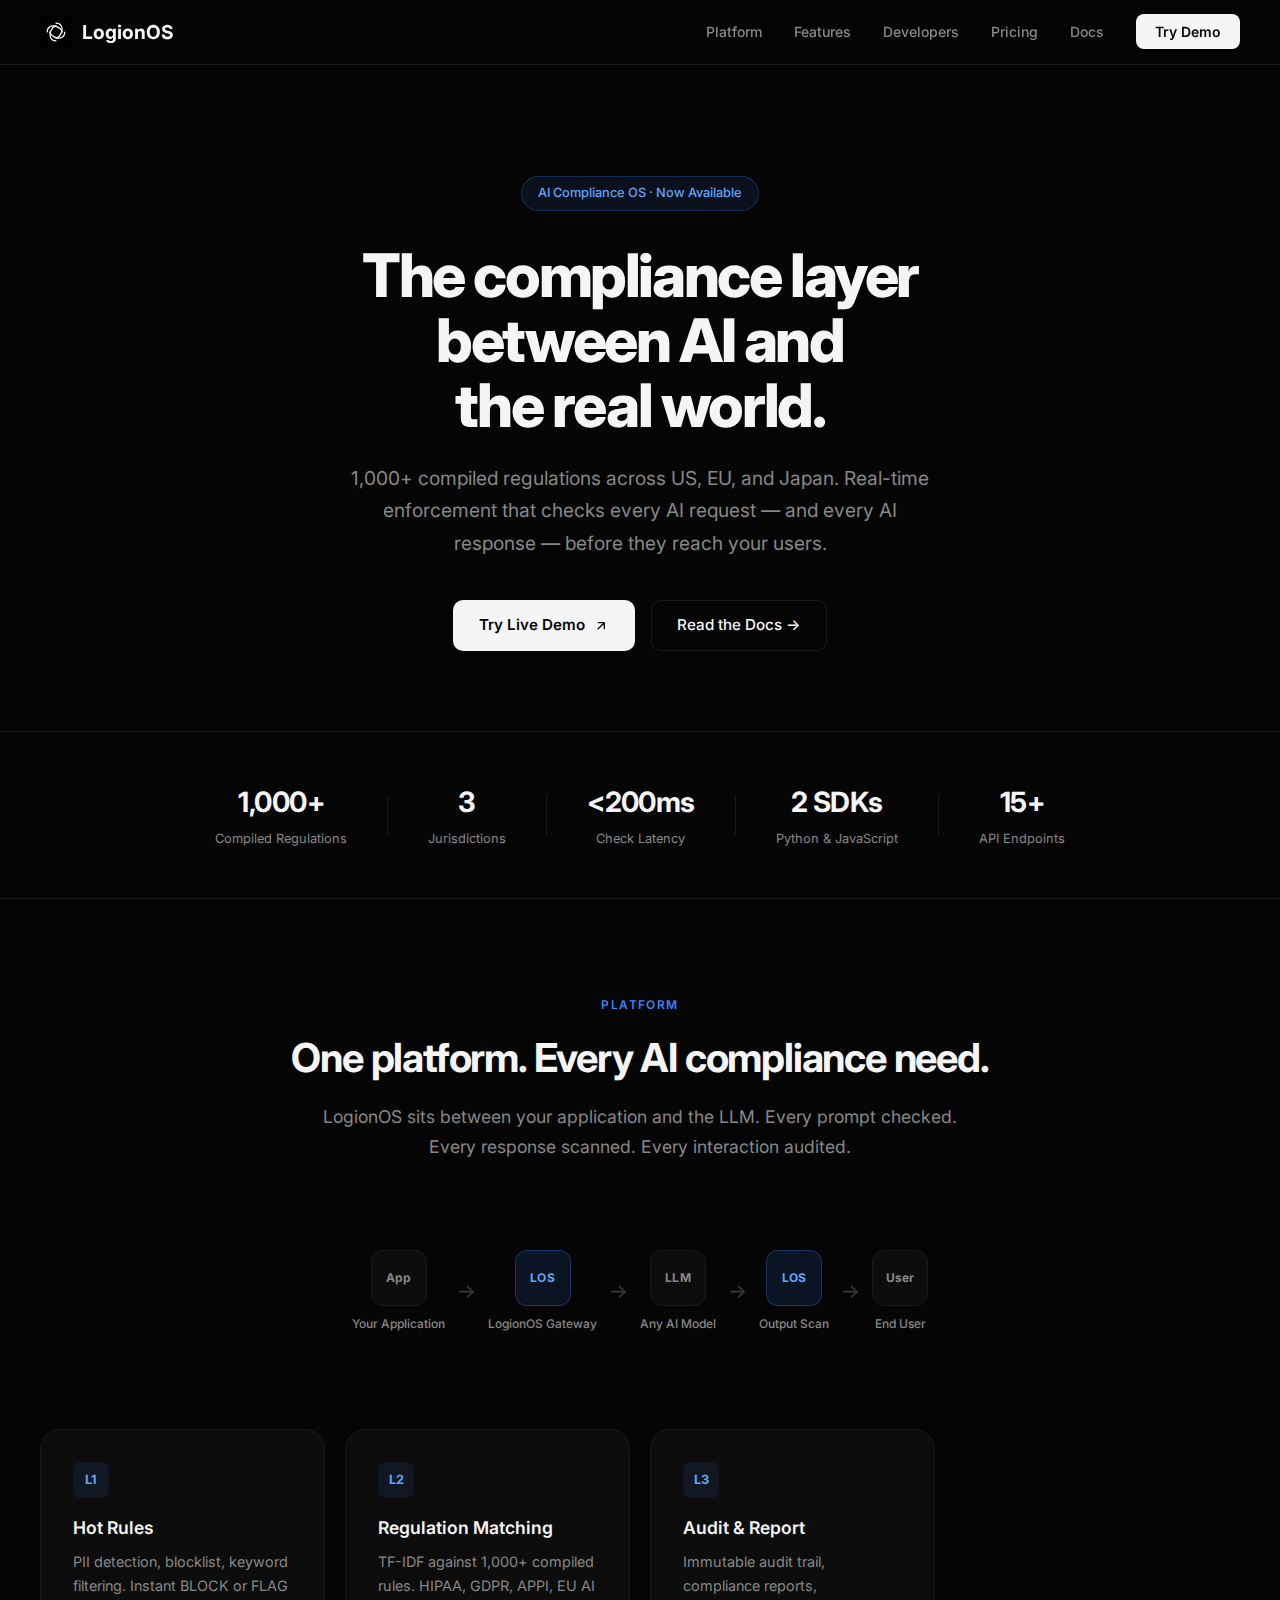
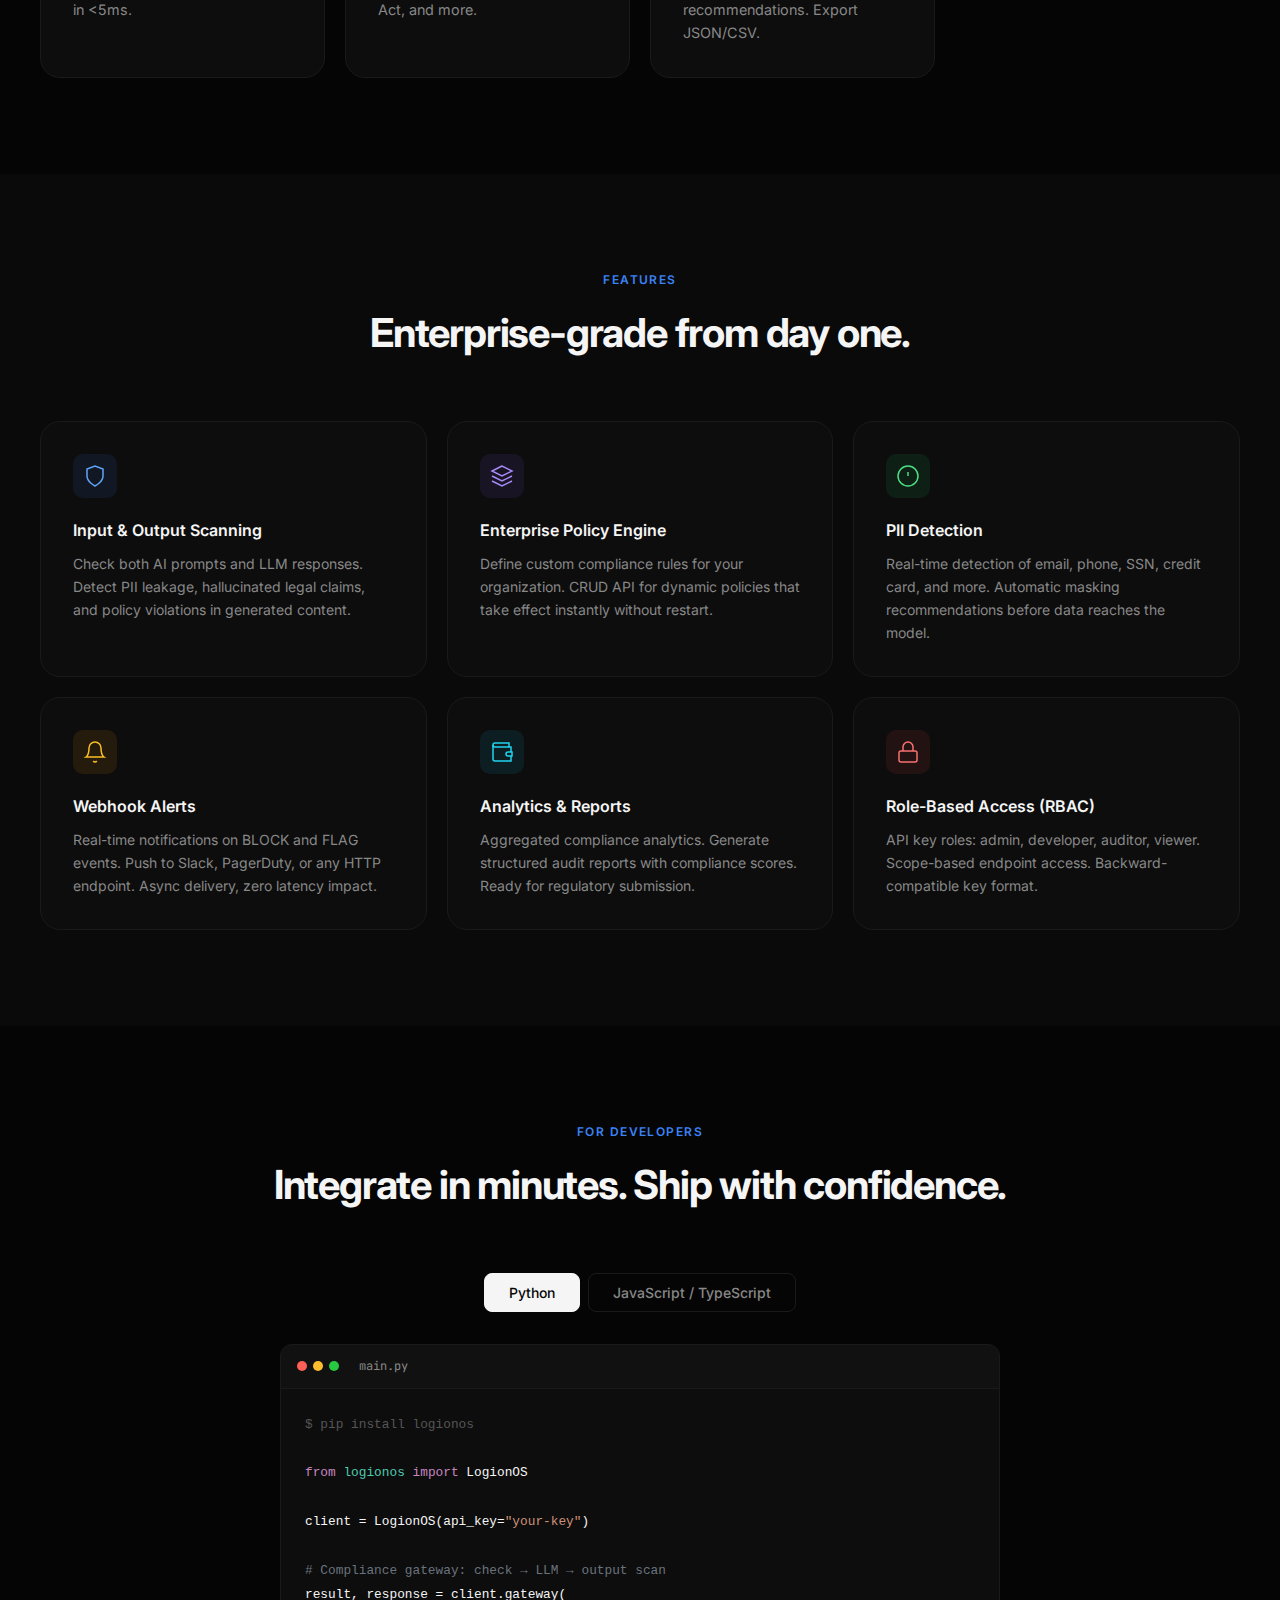
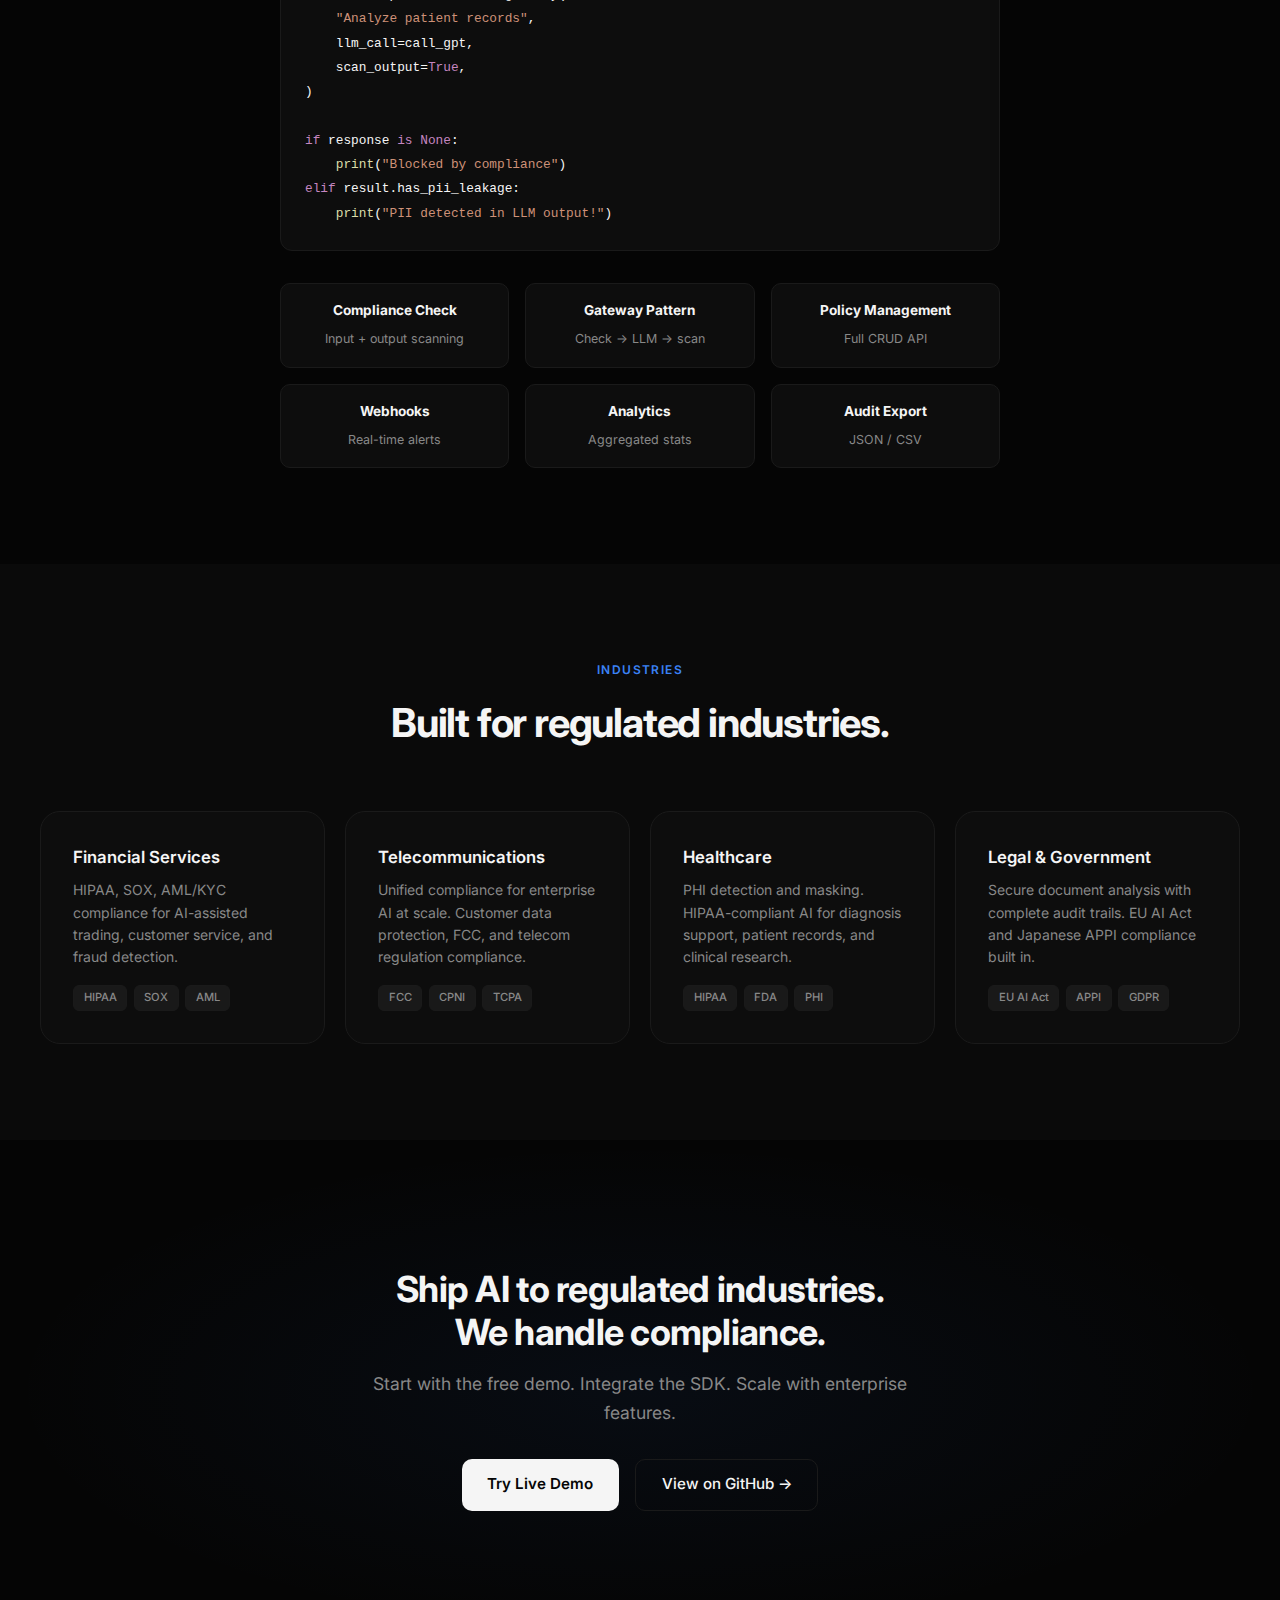
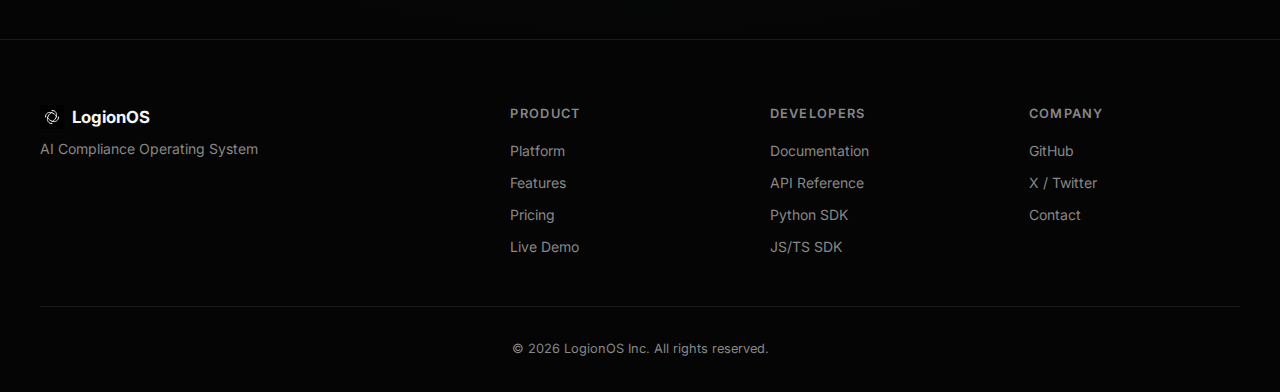
<file: index.html>
<!DOCTYPE html>
<html lang="en">
<head>
    <meta charset="UTF-8">
    <meta name="viewport" content="width=device-width, initial-scale=1.0">
    <title>LogionOS — AI Compliance Operating System</title>
    <meta name="description" content="The compliance layer between AI and the real world. 1,000+ regulations, real-time enforcement, enterprise policy engine. Python & JavaScript SDKs.">
    <meta property="og:title" content="LogionOS — AI Compliance OS">
    <meta property="og:description" content="Ship AI to regulated industries. We handle compliance.">
    <meta property="og:type" content="website">
    <link rel="preconnect" href="https://fonts.googleapis.com">
    <link rel="preconnect" href="https://fonts.gstatic.com" crossorigin>
    <link href="https://fonts.googleapis.com/css2?family=Inter:wght@300;400;500;600;700;800&family=JetBrains+Mono:wght@400;500&display=swap" rel="stylesheet">
    <link rel="stylesheet" href="style.css">
</head>
<body>
    <!-- Navigation -->
    <nav>
        <div class="nav-container">
            <a href="/" class="logo">
                <span class="logo-icon">
                    <svg viewBox="0 0 40 40" fill="none" xmlns="http://www.w3.org/2000/svg">
                        <rect width="40" height="40" rx="6" fill="#000"/>
                        <path d="M20 12 C20 12, 15 14, 13 20 C11 26, 14 31, 20 31" stroke="white" stroke-width="1.5" stroke-linecap="round" fill="none"/>
                        <path d="M28 20 C28 20, 26 15, 20 13 C14 11, 9 14, 9 20" stroke="white" stroke-width="1.5" stroke-linecap="round" fill="none"/>
                        <path d="M20 28 C20 28, 25 26, 27 20 C29 14, 26 9, 20 9" stroke="white" stroke-width="1.5" stroke-linecap="round" fill="none"/>
                        <path d="M12 20 C12 20, 14 25, 20 27 C26 29, 31 26, 31 20" stroke="white" stroke-width="1.5" stroke-linecap="round" fill="none"/>
                    </svg>
                </span>
                LogionOS
            </a>
            <ul class="nav-links" id="nav-links">
                <li><a href="#platform">Platform</a></li>
                <li><a href="#features">Features</a></li>
                <li><a href="#developers">Developers</a></li>
                <li><a href="pricing.html">Pricing</a></li>
                <li><a href="docs.html">Docs</a></li>
                <li><a href="https://logionos-compliance-engine.streamlit.app/" target="_blank" class="nav-cta">Try Demo</a></li>
            </ul>
            <button class="hamburger" id="hamburger" aria-label="Menu">
                <span></span><span></span><span></span>
            </button>
        </div>
    </nav>

    <!-- Hero -->
    <section class="hero">
        <div class="hero-container">
            <div class="hero-badge">AI Compliance OS &middot; Now Available</div>
            <h1>The compliance layer<br>between AI and<br>the real world.</h1>
            <p>1,000+ compiled regulations across US, EU, and Japan. Real-time enforcement that checks every AI request — and every AI response — before they reach your users.</p>
            <div class="hero-actions">
                <a href="https://logionos-compliance-engine.streamlit.app/" target="_blank" class="btn-primary">
                    Try Live Demo
                    <svg width="16" height="16" viewBox="0 0 24 24" fill="none" stroke="currentColor" stroke-width="2"><path d="M7 17L17 7M17 7H7M17 7v10"/></svg>
                </a>
                <a href="docs.html" class="btn-secondary">Read the Docs &rarr;</a>
            </div>
        </div>
    </section>

    <!-- Metrics Bar -->
    <section class="metrics-bar">
        <div class="metrics-container">
            <div class="metric">
                <span class="metric-value">1,000+</span>
                <span class="metric-label">Compiled Regulations</span>
            </div>
            <div class="metric-divider"></div>
            <div class="metric">
                <span class="metric-value">3</span>
                <span class="metric-label">Jurisdictions</span>
            </div>
            <div class="metric-divider"></div>
            <div class="metric">
                <span class="metric-value">&lt;200ms</span>
                <span class="metric-label">Check Latency</span>
            </div>
            <div class="metric-divider"></div>
            <div class="metric">
                <span class="metric-value">2 SDKs</span>
                <span class="metric-label">Python &amp; JavaScript</span>
            </div>
            <div class="metric-divider"></div>
            <div class="metric">
                <span class="metric-value">15+</span>
                <span class="metric-label">API Endpoints</span>
            </div>
        </div>
    </section>

    <!-- Platform Overview -->
    <section id="platform" class="section">
        <div class="section-container">
            <div class="section-header center">
                <span class="section-label">Platform</span>
                <h2>One platform. Every AI compliance need.</h2>
                <p class="section-subtitle">LogionOS sits between your application and the LLM. Every prompt checked. Every response scanned. Every interaction audited.</p>
            </div>

            <!-- Architecture Diagram -->
            <div class="arch-flow">
                <div class="arch-node">
                    <div class="arch-icon">App</div>
                    <span>Your Application</span>
                </div>
                <div class="arch-arrow">&rarr;</div>
                <div class="arch-node highlight">
                    <div class="arch-icon accent">LOS</div>
                    <span>LogionOS Gateway</span>
                </div>
                <div class="arch-arrow">&rarr;</div>
                <div class="arch-node">
                    <div class="arch-icon">LLM</div>
                    <span>Any AI Model</span>
                </div>
                <div class="arch-arrow">&rarr;</div>
                <div class="arch-node highlight">
                    <div class="arch-icon accent">LOS</div>
                    <span>Output Scan</span>
                </div>
                <div class="arch-arrow">&rarr;</div>
                <div class="arch-node">
                    <div class="arch-icon">User</div>
                    <span>End User</span>
                </div>
            </div>

            <div class="three-layers">
                <div class="layer-card">
                    <div class="layer-num">L1</div>
                    <h3>Hot Rules</h3>
                    <p>PII detection, blocklist, keyword filtering. Instant BLOCK or FLAG in &lt;5ms.</p>
                </div>
                <div class="layer-card">
                    <div class="layer-num">L2</div>
                    <h3>Regulation Matching</h3>
                    <p>TF-IDF against 1,000+ compiled rules. HIPAA, GDPR, APPI, EU AI Act, and more.</p>
                </div>
                <div class="layer-card">
                    <div class="layer-num">L3</div>
                    <h3>Audit &amp; Report</h3>
                    <p>Immutable audit trail, compliance reports, recommendations. Export JSON/CSV.</p>
                </div>
            </div>
        </div>
    </section>

    <!-- Features Grid -->
    <section id="features" class="section alt-bg">
        <div class="section-container">
            <div class="section-header center">
                <span class="section-label">Features</span>
                <h2>Enterprise-grade from day one.</h2>
            </div>
            <div class="features-grid">
                <div class="feature-card">
                    <div class="feature-icon blue">
                        <svg width="24" height="24" viewBox="0 0 24 24" fill="none" stroke="currentColor" stroke-width="1.5"><path d="M12 22s8-4 8-10V5l-8-3-8 3v7c0 6 8 10 8 10z"/></svg>
                    </div>
                    <h3>Input &amp; Output Scanning</h3>
                    <p>Check both AI prompts and LLM responses. Detect PII leakage, hallucinated legal claims, and policy violations in generated content.</p>
                </div>
                <div class="feature-card">
                    <div class="feature-icon purple">
                        <svg width="24" height="24" viewBox="0 0 24 24" fill="none" stroke="currentColor" stroke-width="1.5"><path d="M12 2L2 7l10 5 10-5-10-5z"/><path d="M2 17l10 5 10-5"/><path d="M2 12l10 5 10-5"/></svg>
                    </div>
                    <h3>Enterprise Policy Engine</h3>
                    <p>Define custom compliance rules for your organization. CRUD API for dynamic policies that take effect instantly without restart.</p>
                </div>
                <div class="feature-card">
                    <div class="feature-icon green">
                        <svg width="24" height="24" viewBox="0 0 24 24" fill="none" stroke="currentColor" stroke-width="1.5"><circle cx="12" cy="12" r="10"/><path d="M12 8v4m0 4h.01"/></svg>
                    </div>
                    <h3>PII Detection</h3>
                    <p>Real-time detection of email, phone, SSN, credit card, and more. Automatic masking recommendations before data reaches the model.</p>
                </div>
                <div class="feature-card">
                    <div class="feature-icon amber">
                        <svg width="24" height="24" viewBox="0 0 24 24" fill="none" stroke="currentColor" stroke-width="1.5"><path d="M18 8A6 6 0 006 8c0 7-3 9-3 9h18s-3-2-3-9"/><path d="M13.73 21a2 2 0 01-3.46 0"/></svg>
                    </div>
                    <h3>Webhook Alerts</h3>
                    <p>Real-time notifications on BLOCK and FLAG events. Push to Slack, PagerDuty, or any HTTP endpoint. Async delivery, zero latency impact.</p>
                </div>
                <div class="feature-card">
                    <div class="feature-icon cyan">
                        <svg width="24" height="24" viewBox="0 0 24 24" fill="none" stroke="currentColor" stroke-width="1.5"><path d="M21 12V7H5a2 2 0 010-4h14v4"/><path d="M3 5v14a2 2 0 002 2h16v-5"/><path d="M18 12a2 2 0 000 4h4v-4h-4z"/></svg>
                    </div>
                    <h3>Analytics &amp; Reports</h3>
                    <p>Aggregated compliance analytics. Generate structured audit reports with compliance scores. Ready for regulatory submission.</p>
                </div>
                <div class="feature-card">
                    <div class="feature-icon red">
                        <svg width="24" height="24" viewBox="0 0 24 24" fill="none" stroke="currentColor" stroke-width="1.5"><rect x="3" y="11" width="18" height="11" rx="2" ry="2"/><path d="M7 11V7a5 5 0 0110 0v4"/></svg>
                    </div>
                    <h3>Role-Based Access (RBAC)</h3>
                    <p>API key roles: admin, developer, auditor, viewer. Scope-based endpoint access. Backward-compatible key format.</p>
                </div>
            </div>
        </div>
    </section>

    <!-- Developer Section -->
    <section id="developers" class="section">
        <div class="section-container">
            <div class="section-header center">
                <span class="section-label">For Developers</span>
                <h2>Integrate in minutes. Ship with confidence.</h2>
            </div>

            <div class="sdk-tabs">
                <button class="sdk-tab active" data-lang="python">Python</button>
                <button class="sdk-tab" data-lang="javascript">JavaScript / TypeScript</button>
            </div>

            <div class="code-panels">
                <div class="code-panel active" id="panel-python">
                    <div class="code-window">
                        <div class="code-header">
                            <div class="code-dots"><span></span><span></span><span></span></div>
                            <span class="code-filename">main.py</span>
                        </div>
                        <pre class="code-body"><code><span class="c-gray">$ pip install logionos</span>

<span class="c-keyword">from</span> <span class="c-type">logionos</span> <span class="c-keyword">import</span> LogionOS

client = LogionOS(api_key=<span class="c-string">"your-key"</span>)

<span class="c-comment"># Compliance gateway: check &rarr; LLM &rarr; output scan</span>
result, response = client.gateway(
    <span class="c-string">"Analyze patient records"</span>,
    llm_call=call_gpt,
    scan_output=<span class="c-keyword">True</span>,
)

<span class="c-keyword">if</span> response <span class="c-keyword">is</span> <span class="c-keyword">None</span>:
    <span class="c-func">print</span>(<span class="c-string">"Blocked by compliance"</span>)
<span class="c-keyword">elif</span> result.has_pii_leakage:
    <span class="c-func">print</span>(<span class="c-string">"PII detected in LLM output!"</span>)</code></pre>
                    </div>
                </div>

                <div class="code-panel" id="panel-javascript">
                    <div class="code-window">
                        <div class="code-header">
                            <div class="code-dots"><span></span><span></span><span></span></div>
                            <span class="code-filename">app.ts</span>
                        </div>
                        <pre class="code-body"><code><span class="c-gray">$ npm install logionos</span>

<span class="c-keyword">import</span> { LogionOS, isBlocked, hasPiiLeakage } <span class="c-keyword">from</span> <span class="c-string">"logionos"</span>;

<span class="c-keyword">const</span> client = <span class="c-keyword">new</span> <span class="c-type">LogionOS</span>({ apiKey: <span class="c-string">"your-key"</span> });

<span class="c-comment">// Compliance gateway: check &rarr; LLM &rarr; output scan</span>
<span class="c-keyword">const</span> { result, response } = <span class="c-keyword">await</span> client.gateway({
  query: <span class="c-string">"Analyze patient records"</span>,
  llmCall: callGPT,
  scanOutput: <span class="c-keyword">true</span>,
});

<span class="c-keyword">if</span> (response === <span class="c-keyword">null</span>) {
  console.<span class="c-func">log</span>(<span class="c-string">"Blocked by compliance"</span>);
} <span class="c-keyword">else if</span> (<span class="c-func">hasPiiLeakage</span>(result)) {
  console.<span class="c-func">log</span>(<span class="c-string">"PII detected in LLM output!"</span>);
}</code></pre>
                    </div>
                </div>
            </div>

            <div class="sdk-features">
                <div class="sdk-feature">
                    <strong>Compliance Check</strong>
                    <span>Input + output scanning</span>
                </div>
                <div class="sdk-feature">
                    <strong>Gateway Pattern</strong>
                    <span>Check &rarr; LLM &rarr; scan</span>
                </div>
                <div class="sdk-feature">
                    <strong>Policy Management</strong>
                    <span>Full CRUD API</span>
                </div>
                <div class="sdk-feature">
                    <strong>Webhooks</strong>
                    <span>Real-time alerts</span>
                </div>
                <div class="sdk-feature">
                    <strong>Analytics</strong>
                    <span>Aggregated stats</span>
                </div>
                <div class="sdk-feature">
                    <strong>Audit Export</strong>
                    <span>JSON / CSV</span>
                </div>
            </div>
        </div>
    </section>

    <!-- Use Cases -->
    <section class="section alt-bg">
        <div class="section-container">
            <div class="section-header center">
                <span class="section-label">Industries</span>
                <h2>Built for regulated industries.</h2>
            </div>
            <div class="usecase-grid">
                <div class="usecase-card">
                    <h3>Financial Services</h3>
                    <p>HIPAA, SOX, AML/KYC compliance for AI-assisted trading, customer service, and fraud detection.</p>
                    <div class="usecase-tags">
                        <span>HIPAA</span><span>SOX</span><span>AML</span>
                    </div>
                </div>
                <div class="usecase-card">
                    <h3>Telecommunications</h3>
                    <p>Unified compliance for enterprise AI at scale. Customer data protection, FCC, and telecom regulation compliance.</p>
                    <div class="usecase-tags">
                        <span>FCC</span><span>CPNI</span><span>TCPA</span>
                    </div>
                </div>
                <div class="usecase-card">
                    <h3>Healthcare</h3>
                    <p>PHI detection and masking. HIPAA-compliant AI for diagnosis support, patient records, and clinical research.</p>
                    <div class="usecase-tags">
                        <span>HIPAA</span><span>FDA</span><span>PHI</span>
                    </div>
                </div>
                <div class="usecase-card">
                    <h3>Legal &amp; Government</h3>
                    <p>Secure document analysis with complete audit trails. EU AI Act and Japanese APPI compliance built in.</p>
                    <div class="usecase-tags">
                        <span>EU AI Act</span><span>APPI</span><span>GDPR</span>
                    </div>
                </div>
            </div>
        </div>
    </section>

    <!-- CTA -->
    <section class="cta-section">
        <div class="cta-content">
            <h2>Ship AI to regulated industries.<br>We handle compliance.</h2>
            <p>Start with the free demo. Integrate the SDK. Scale with enterprise features.</p>
            <div class="cta-actions">
                <a href="https://logionos-compliance-engine.streamlit.app/" target="_blank" class="btn-primary">Try Live Demo</a>
                <a href="https://github.com/LogionOS" target="_blank" class="btn-secondary">View on GitHub &rarr;</a>
            </div>
        </div>
    </section>

    <!-- Footer -->
    <footer>
        <div class="footer-container">
            <div class="footer-grid">
                <div class="footer-brand">
                    <div class="footer-logo">
                        <svg viewBox="0 0 40 40" fill="none" xmlns="http://www.w3.org/2000/svg" style="width:24px;height:24px">
                            <rect width="40" height="40" rx="6" fill="#000"/>
                            <path d="M20 12 C20 12, 15 14, 13 20 C11 26, 14 31, 20 31" stroke="white" stroke-width="1.5" stroke-linecap="round" fill="none"/>
                            <path d="M28 20 C28 20, 26 15, 20 13 C14 11, 9 14, 9 20" stroke="white" stroke-width="1.5" stroke-linecap="round" fill="none"/>
                            <path d="M20 28 C20 28, 25 26, 27 20 C29 14, 26 9, 20 9" stroke="white" stroke-width="1.5" stroke-linecap="round" fill="none"/>
                            <path d="M12 20 C12 20, 14 25, 20 27 C26 29, 31 26, 31 20" stroke="white" stroke-width="1.5" stroke-linecap="round" fill="none"/>
                        </svg>
                        LogionOS
                    </div>
                    <p>AI Compliance Operating System</p>
                </div>
                <div class="footer-col">
                    <h4>Product</h4>
                    <a href="#platform">Platform</a>
                    <a href="#features">Features</a>
                    <a href="pricing.html">Pricing</a>
                    <a href="https://logionos-compliance-engine.streamlit.app/" target="_blank">Live Demo</a>
                </div>
                <div class="footer-col">
                    <h4>Developers</h4>
                    <a href="docs.html">Documentation</a>
                    <a href="https://logionos-api.onrender.com/docs" target="_blank">API Reference</a>
                    <a href="https://github.com/LogionOS/logionos-python" target="_blank">Python SDK</a>
                    <a href="https://github.com/LogionOS/logionos-js" target="_blank">JS/TS SDK</a>
                </div>
                <div class="footer-col">
                    <h4>Company</h4>
                    <a href="https://github.com/LogionOS" target="_blank">GitHub</a>
                    <a href="https://x.com" target="_blank">X / Twitter</a>
                    <a href="mailto:chris.ma@logionos.com">Contact</a>
                </div>
            </div>
            <div class="footer-bottom">
                <span>&copy; 2026 LogionOS Inc. All rights reserved.</span>
            </div>
        </div>
    </footer>

    <script>
        document.querySelectorAll('a[href^="#"]').forEach(a => {
            a.addEventListener('click', e => {
                e.preventDefault();
                const t = document.querySelector(a.getAttribute('href'));
                if (t) t.scrollIntoView({ behavior: 'smooth', block: 'start' });
            });
        });

        document.getElementById('hamburger').addEventListener('click', () => {
            document.getElementById('nav-links').classList.toggle('open');
        });

        document.querySelectorAll('.sdk-tab').forEach(tab => {
            tab.addEventListener('click', () => {
                document.querySelectorAll('.sdk-tab').forEach(t => t.classList.remove('active'));
                document.querySelectorAll('.code-panel').forEach(p => p.classList.remove('active'));
                tab.classList.add('active');
                document.getElementById('panel-' + tab.dataset.lang).classList.add('active');
            });
        });
    </script>
</body>
</html>
</file>
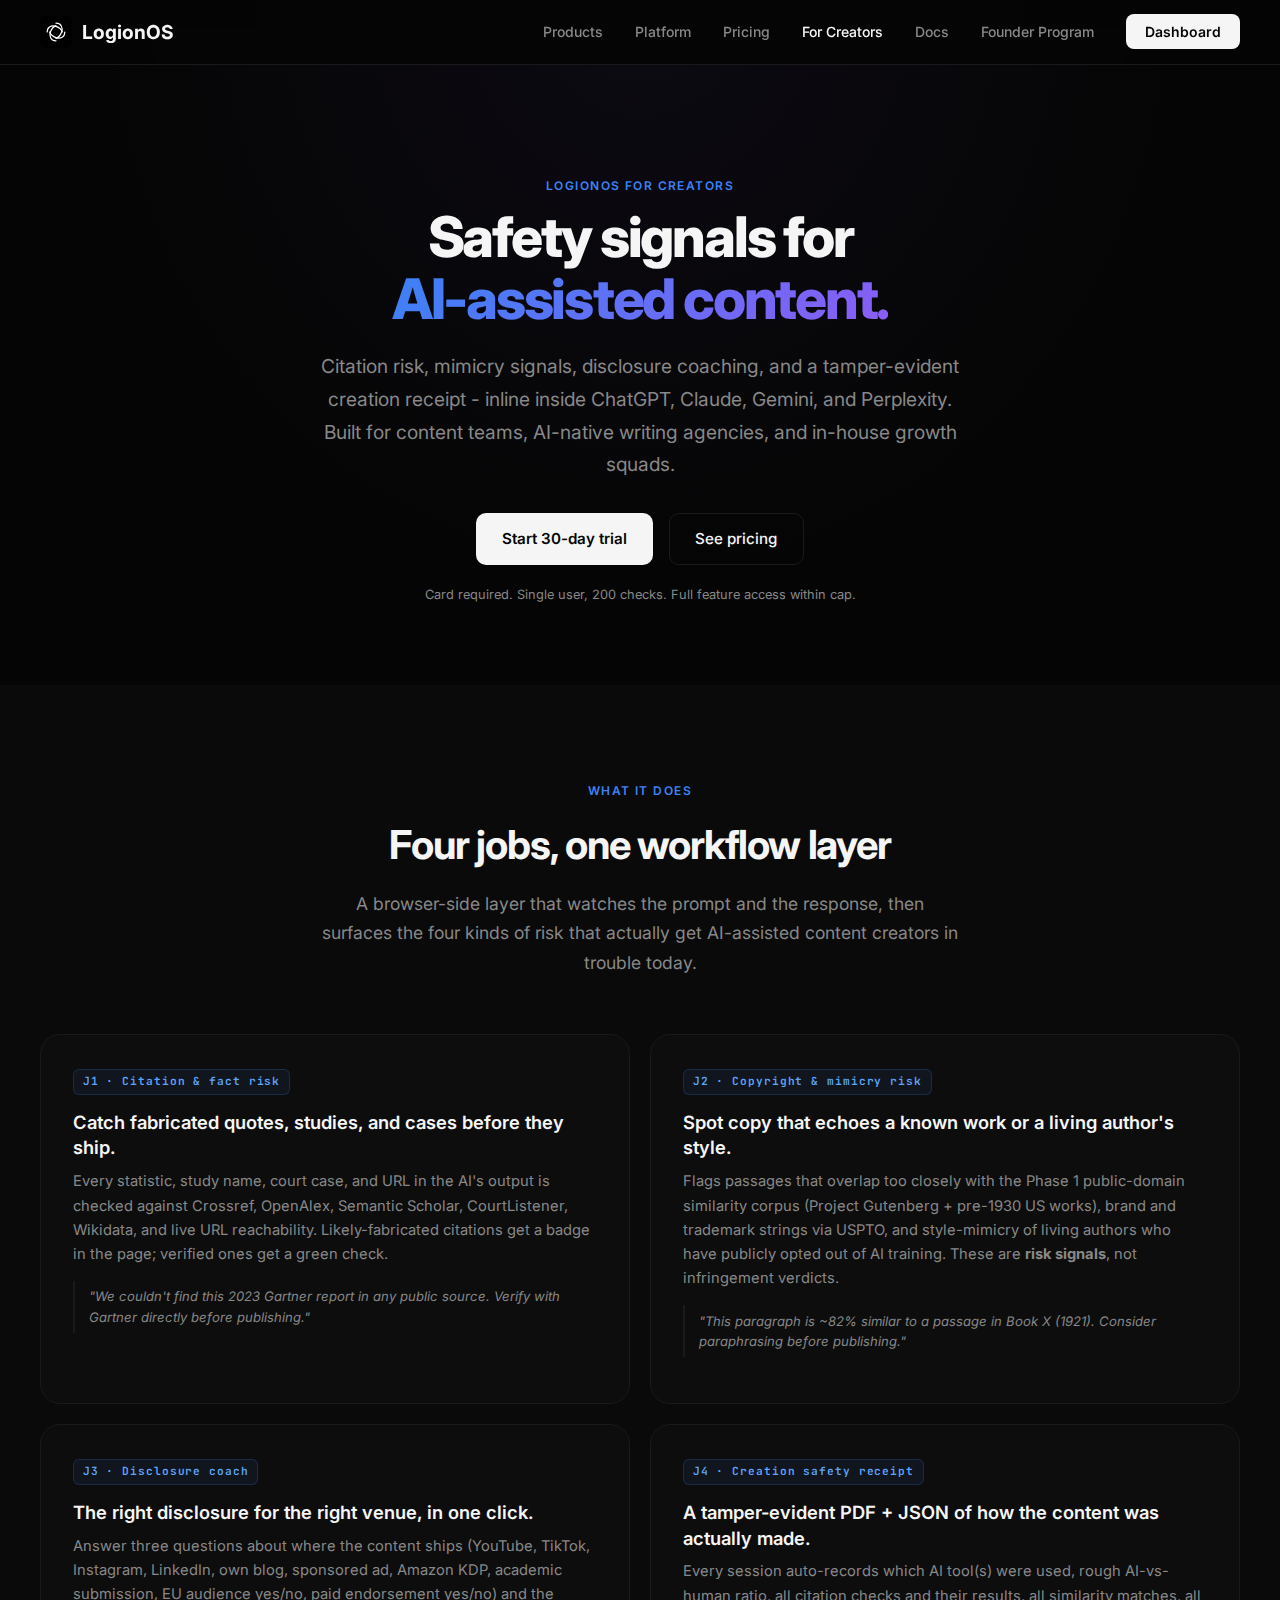
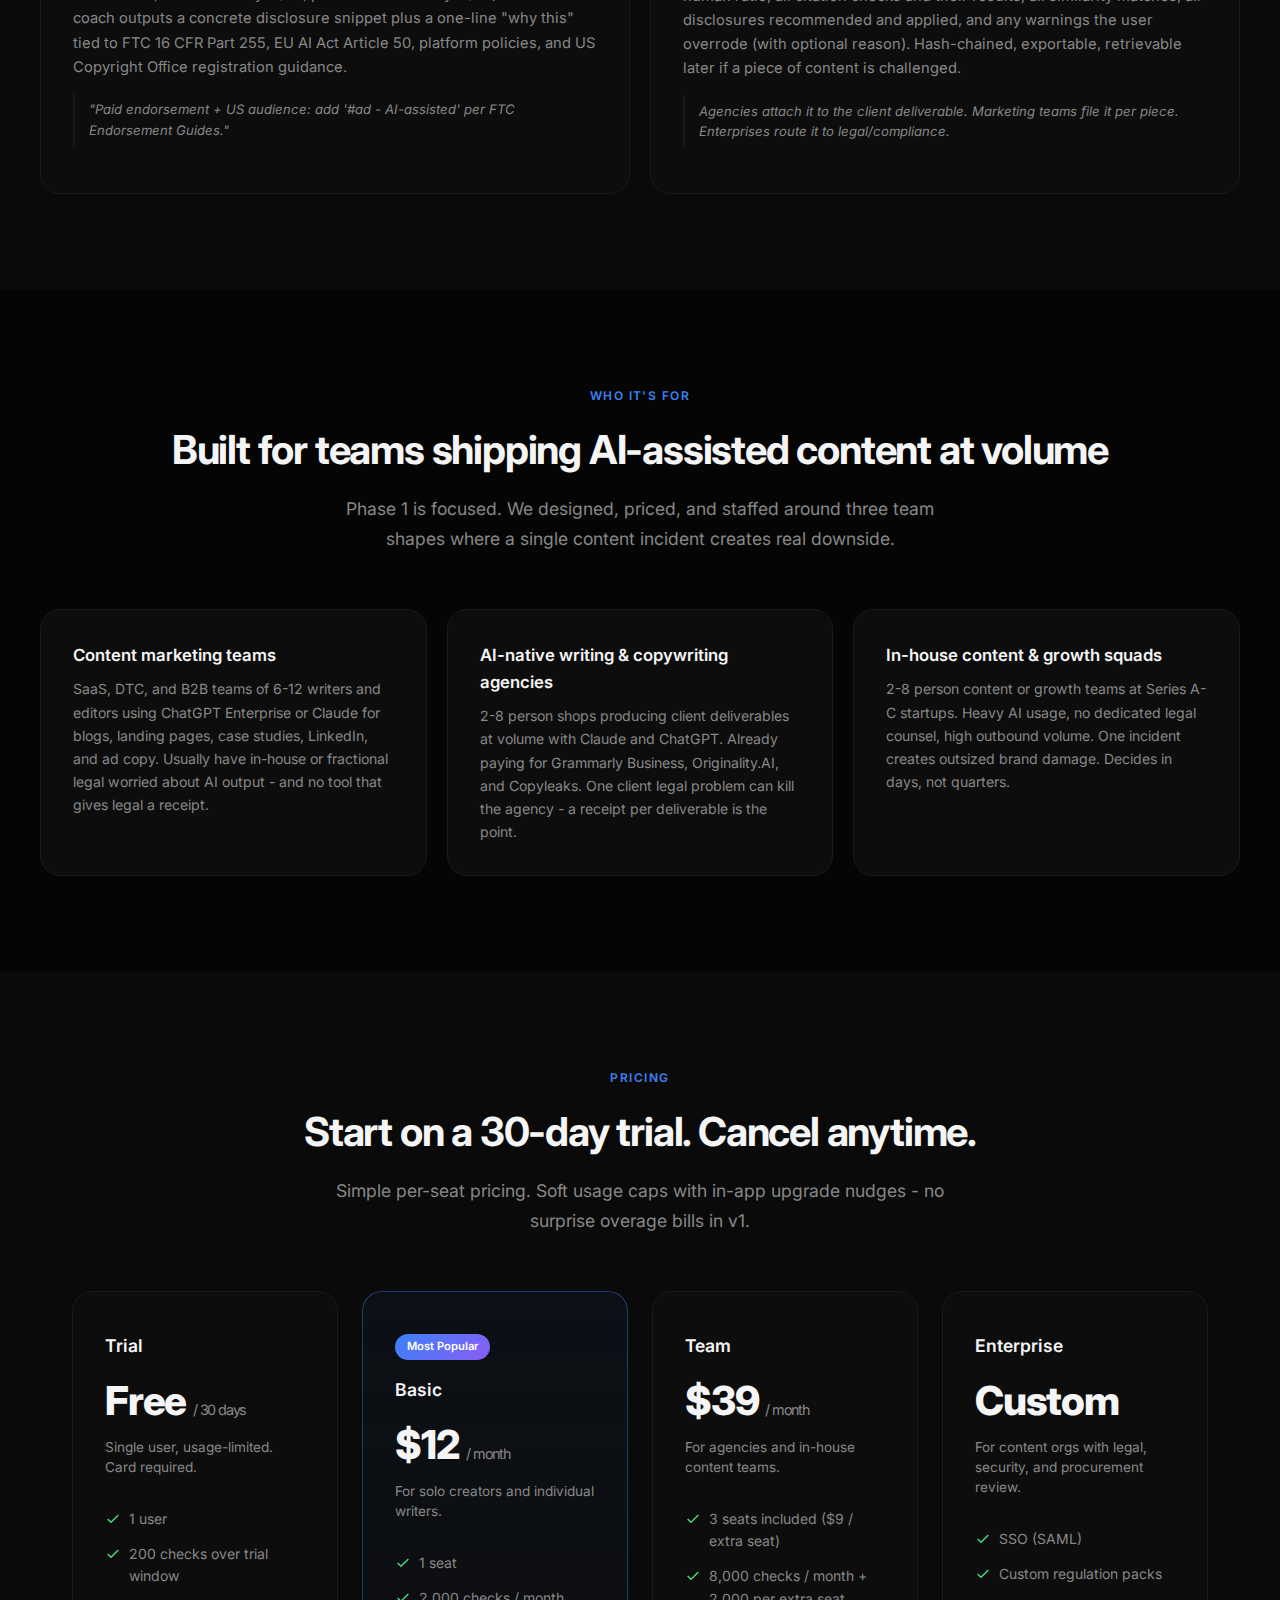
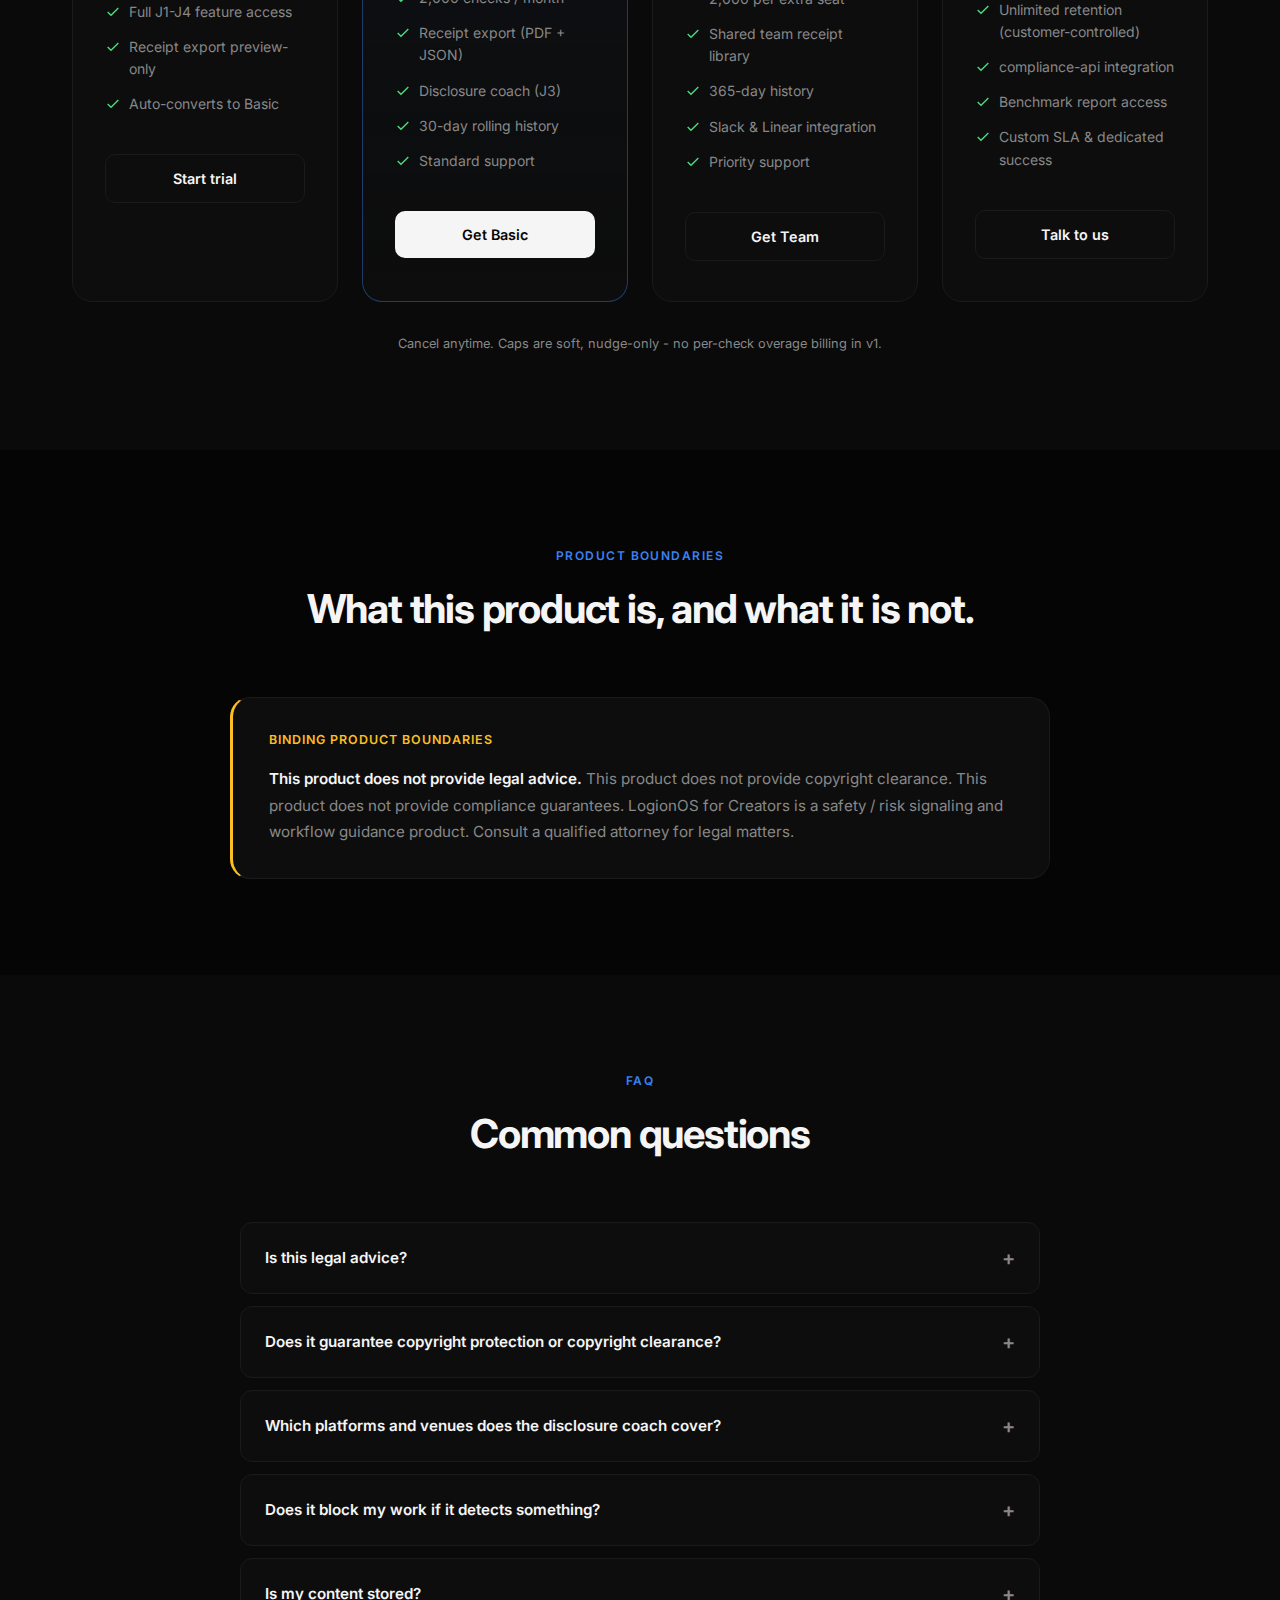
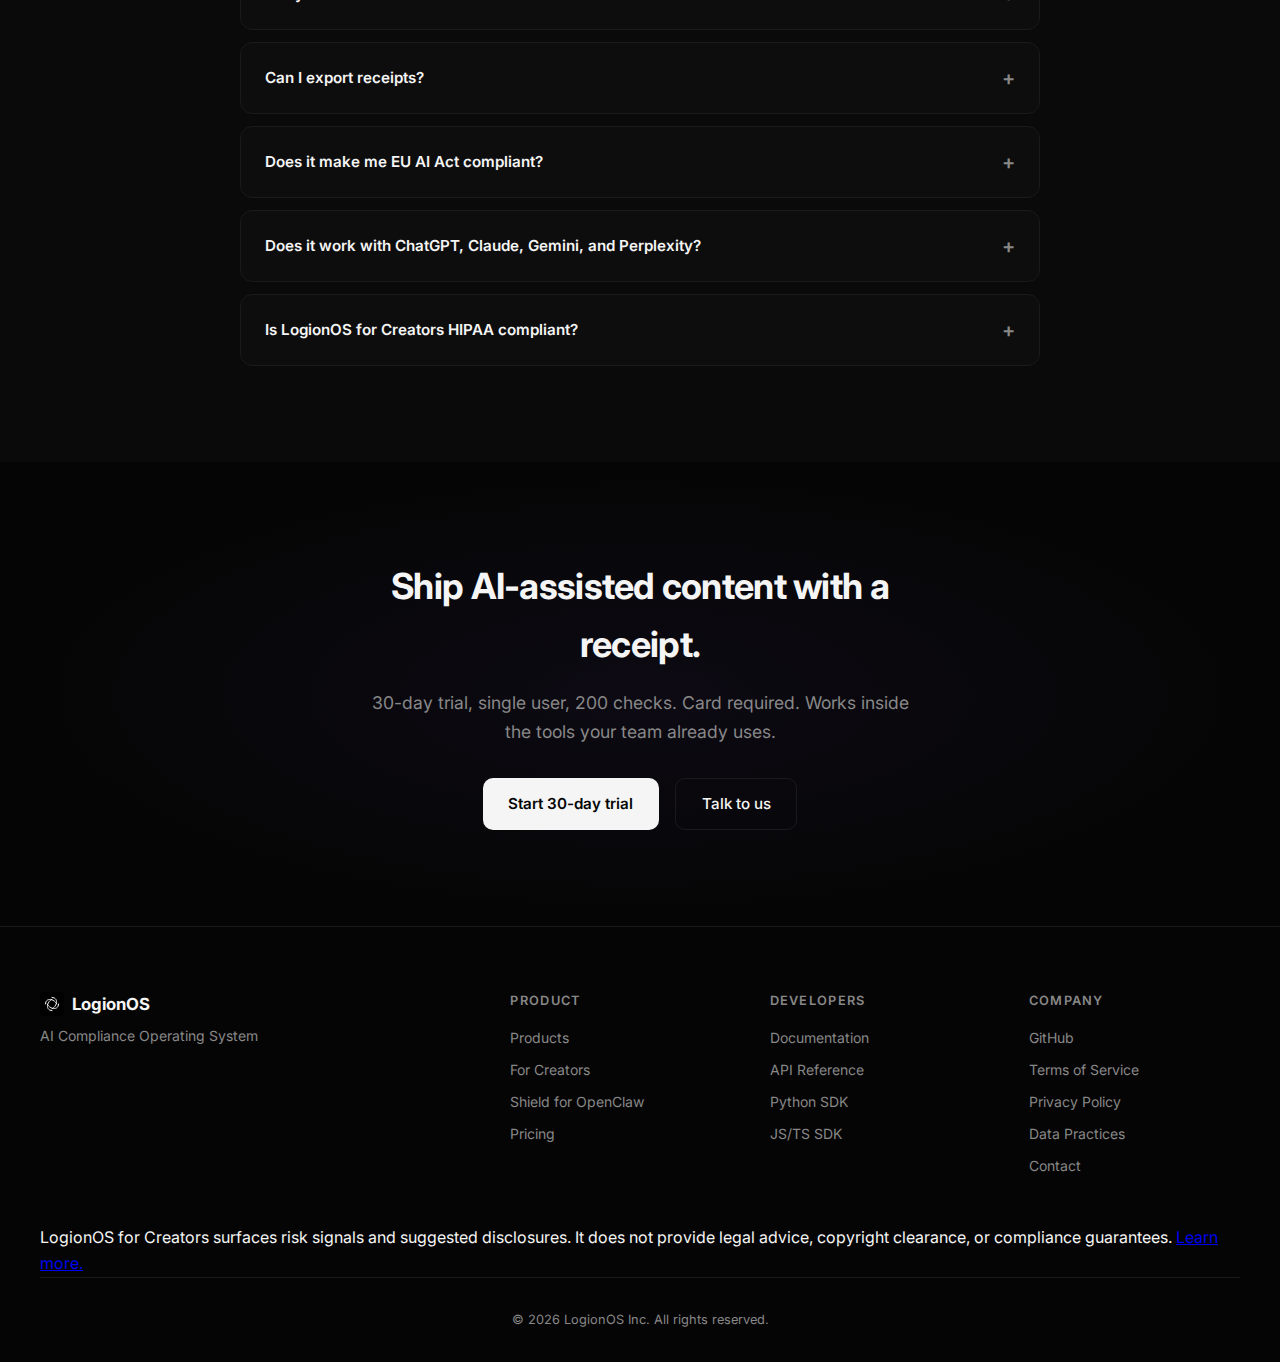
<file: creators.html>
<!DOCTYPE html>
<html lang="en">
<head>
    <meta charset="UTF-8">
    <meta name="viewport" content="width=device-width, initial-scale=1.0">
    <title>LogionOS for Creators - AI Content Safety + Disclosure Receipts</title>
    <meta name="description" content="Risk signals, disclosure coaching, and audit receipts for AI-assisted content teams using ChatGPT, Claude, Gemini, and Perplexity. Not legal advice.">
    <link rel="canonical" href="https://logionos.com/creators">
    <meta property="og:title" content="LogionOS for Creators - AI Content Safety + Disclosure Receipts">
    <meta property="og:description" content="Risk signals, disclosure coaching, and audit receipts for AI-assisted content teams. Works with ChatGPT, Claude, Gemini, Perplexity.">
    <meta property="og:image" content="https://logionos.com/favicon.svg">
    <meta property="og:url" content="https://logionos.com/creators">
    <meta property="og:type" content="website">
    <meta name="twitter:card" content="summary_large_image">
    <meta name="twitter:title" content="LogionOS for Creators - AI Content Safety + Disclosure Receipts">
    <meta name="twitter:description" content="Risk signals, disclosure coaching, and audit receipts for AI-assisted content teams. Works with ChatGPT, Claude, Gemini, Perplexity.">
    <meta name="twitter:image" content="https://logionos.com/favicon.svg">
    <link rel="preconnect" href="https://fonts.googleapis.com">
    <link rel="preconnect" href="https://fonts.gstatic.com" crossorigin>
    <link href="https://fonts.googleapis.com/css2?family=Inter:wght@300;400;500;600;700;800&family=JetBrains+Mono:wght@400;500&display=swap" rel="stylesheet">
    <link rel="icon" type="image/svg+xml" href="favicon.svg">
    <link rel="stylesheet" href="style.css">
    <script type="application/ld+json">
    {
        "@context": "https://schema.org",
        "@type": "Product",
        "name": "LogionOS for Creators",
        "description": "Safety signals, disclosure coaching, and audit receipts for AI-assisted content creation. Surfaces citation risk, mimicry risk, and required disclosures. Not legal advice, not copyright clearance, not a compliance guarantee.",
        "brand": {
            "@type": "Brand",
            "name": "LogionOS"
        },
        "offers": [
            {
                "@type": "Offer",
                "name": "Trial",
                "description": "30-day trial, single user, 200 checks. Card required. Receipt export preview-only.",
                "price": "0",
                "priceCurrency": "USD"
            },
            {
                "@type": "Offer",
                "name": "Basic",
                "description": "1 seat, 2,000 checks/month, receipt export, 30-day history.",
                "price": "12",
                "priceCurrency": "USD",
                "priceSpecification": {
                    "@type": "UnitPriceSpecification",
                    "price": "12",
                    "priceCurrency": "USD",
                    "unitCode": "MON"
                }
            },
            {
                "@type": "Offer",
                "name": "Team",
                "description": "3 seats included ($9/extra seat), 8,000 checks/month + 2,000 per extra seat, shared receipt library, 365-day history.",
                "price": "39",
                "priceCurrency": "USD",
                "priceSpecification": {
                    "@type": "UnitPriceSpecification",
                    "price": "39",
                    "priceCurrency": "USD",
                    "unitCode": "MON"
                }
            }
        ]
    }
    </script>
    <style>
        .creators-hero{padding:11rem 2rem 5rem;text-align:center;background:radial-gradient(ellipse at 50% 0%,rgba(139,92,246,.06) 0%,transparent 60%)}
        .creators-hero-container{max-width:820px;margin:0 auto}
        .creators-hero h1{font-size:3.5rem;font-weight:800;line-height:1.1;letter-spacing:-.04em;margin-bottom:1.25rem}
        .creators-hero h1 em{font-style:normal;background:var(--gradient);-webkit-background-clip:text;-webkit-text-fill-color:transparent;background-clip:text}
        .creators-hero .sub{font-size:1.2rem;color:var(--text-secondary);max-width:640px;margin:0 auto 2rem;line-height:1.7}
        .creators-hero .micro{font-size:.8rem;color:var(--text-secondary);margin-top:1.25rem}
        .jobs-grid{display:grid;grid-template-columns:repeat(2,1fr);gap:1.25rem}
        .job-card{background:var(--bg-card);border:1px solid var(--border);border-radius:var(--radius-lg);padding:2rem;transition:all .3s}
        .job-card:hover{border-color:var(--border-hover);background:var(--bg-card-hover)}
        .job-tag{display:inline-block;font-family:'JetBrains Mono',monospace;font-size:.7rem;font-weight:600;letter-spacing:.08em;color:var(--accent-light);background:rgba(59,130,246,.08);border:1px solid rgba(59,130,246,.2);border-radius:6px;padding:.2rem .55rem;margin-bottom:.9rem}
        .job-card h3{font-size:1.15rem;font-weight:600;margin-bottom:.5rem;line-height:1.4}
        .job-card p{color:var(--text-secondary);font-size:.92rem;line-height:1.65;margin-bottom:.9rem}
        .job-card .job-example{border-left:2px solid var(--border);padding:.35rem .85rem;font-size:.82rem;color:var(--text-secondary);font-style:italic;line-height:1.55}
        .icp-grid{display:grid;grid-template-columns:repeat(3,1fr);gap:1.25rem}
        .icp-card{background:var(--bg-card);border:1px solid var(--border);border-radius:var(--radius-lg);padding:2rem;transition:all .3s}
        .icp-card:hover{border-color:var(--border-hover)}
        .icp-card h3{font-size:1.05rem;font-weight:600;margin-bottom:.5rem}
        .icp-card p{color:var(--text-secondary);font-size:.88rem;line-height:1.65}
        .boundary-block{max-width:820px;margin:0 auto;background:var(--bg-card);border:1px solid var(--border);border-left:3px solid #fbbf24;border-radius:var(--radius-lg);padding:2rem 2.25rem}
        .boundary-block h3{font-size:1rem;font-weight:600;margin-bottom:1rem;color:#fbbf24;text-transform:uppercase;letter-spacing:.08em;font-size:.78rem}
        .boundary-block p{color:var(--text-secondary);font-size:.95rem;line-height:1.75;margin-bottom:.75rem}
        .boundary-block p:last-child{margin-bottom:0}
        .boundary-block strong{color:var(--text);font-weight:600}
        .final-cta{padding:6rem 2rem;text-align:center;background:radial-gradient(ellipse at center,rgba(139,92,246,.06) 0%,transparent 70%)}
        .final-cta h2{font-size:2.25rem;font-weight:700;letter-spacing:-.02em;margin-bottom:1rem}
        .final-cta p{color:var(--text-secondary);font-size:1.1rem;margin-bottom:2rem;max-width:560px;margin-left:auto;margin-right:auto}
        @media(max-width:1100px){
            .jobs-grid,.icp-grid{grid-template-columns:1fr 1fr}
        }
        @media(max-width:768px){
            .creators-hero h1{font-size:2.25rem}
            .jobs-grid,.icp-grid{grid-template-columns:1fr}
        }
    </style>
</head>
<body>
    <!-- Navigation -->
    <nav>
        <div class="nav-container">
            <a href="/" class="logo">
                <span class="logo-icon">
                    <svg viewBox="0 0 40 40" fill="none" xmlns="http://www.w3.org/2000/svg">
                        <rect width="40" height="40" rx="6" fill="#000"/>
                        <path d="M20 12 C20 12, 15 14, 13 20 C11 26, 14 31, 20 31" stroke="white" stroke-width="1.5" stroke-linecap="round" fill="none"/>
                        <path d="M28 20 C28 20, 26 15, 20 13 C14 11, 9 14, 9 20" stroke="white" stroke-width="1.5" stroke-linecap="round" fill="none"/>
                        <path d="M20 28 C20 28, 25 26, 27 20 C29 14, 26 9, 20 9" stroke="white" stroke-width="1.5" stroke-linecap="round" fill="none"/>
                        <path d="M12 20 C12 20, 14 25, 20 27 C26 29, 31 26, 31 20" stroke="white" stroke-width="1.5" stroke-linecap="round" fill="none"/>
                    </svg>
                </span>
                LogionOS
            </a>
            <ul class="nav-links" id="nav-links">
                <li><a href="index.html#products">Products</a></li>
                <li><a href="index.html#platform">Platform</a></li>
                <li><a href="pricing.html">Pricing</a></li>
                <li><a href="creators.html" style="color:var(--text)">For Creators</a></li>
                <li><a href="docs.html">Docs</a></li>
                <li><a href="founders.html">Founder Program</a></li>
                <li><a href="https://logionos-dashboard.vercel.app" target="_blank" class="nav-cta">Dashboard</a></li>
            </ul>
            <button class="hamburger" id="hamburger" aria-label="Menu">
                <span></span><span></span><span></span>
            </button>
        </div>
    </nav>

    <!-- Hero -->
    <section class="creators-hero">
        <div class="creators-hero-container">
            <span class="section-label">LogionOS for Creators</span>
            <h1>Safety signals for<br><em>AI-assisted content.</em></h1>
            <p class="sub">Citation risk, mimicry signals, disclosure coaching, and a tamper-evident creation receipt - inline inside ChatGPT, Claude, Gemini, and Perplexity. Built for content teams, AI-native writing agencies, and in-house growth squads.</p>
            <div class="hero-actions">
                <a href="/sign-in?plan=trial" class="btn-primary">Start 30-day trial</a>
                <a href="#pricing" class="btn-secondary">See pricing</a>
            </div>
            <p class="micro">Card required. Single user, 200 checks. Full feature access within cap.</p>
        </div>
    </section>

    <!-- The four Phase 1 jobs -->
    <section class="section alt-bg">
        <div class="section-container">
            <div class="section-header center">
                <span class="section-label">What it does</span>
                <h2>Four jobs, one workflow layer</h2>
                <p class="section-subtitle">A browser-side layer that watches the prompt and the response, then surfaces the four kinds of risk that actually get AI-assisted content creators in trouble today.</p>
            </div>
            <div class="jobs-grid">
                <div class="job-card">
                    <span class="job-tag">J1 &middot; Citation &amp; fact risk</span>
                    <h3>Catch fabricated quotes, studies, and cases before they ship.</h3>
                    <p>Every statistic, study name, court case, and URL in the AI's output is checked against Crossref, OpenAlex, Semantic Scholar, CourtListener, Wikidata, and live URL reachability. Likely-fabricated citations get a badge in the page; verified ones get a green check.</p>
                    <p class="job-example">"We couldn't find this 2023 Gartner report in any public source. Verify with Gartner directly before publishing."</p>
                </div>
                <div class="job-card">
                    <span class="job-tag">J2 &middot; Copyright &amp; mimicry risk</span>
                    <h3>Spot copy that echoes a known work or a living author's style.</h3>
                    <p>Flags passages that overlap too closely with the Phase 1 public-domain similarity corpus (Project Gutenberg + pre-1930 US works), brand and trademark strings via USPTO, and style-mimicry of living authors who have publicly opted out of AI training. These are <strong>risk signals</strong>, not infringement verdicts.</p>
                    <p class="job-example">"This paragraph is ~82% similar to a passage in <em>Book X</em> (1921). Consider paraphrasing before publishing."</p>
                </div>
                <div class="job-card">
                    <span class="job-tag">J3 &middot; Disclosure coach</span>
                    <h3>The right disclosure for the right venue, in one click.</h3>
                    <p>Answer three questions about where the content ships (YouTube, TikTok, Instagram, LinkedIn, own blog, sponsored ad, Amazon KDP, academic submission, EU audience yes/no, paid endorsement yes/no) and the coach outputs a concrete disclosure snippet plus a one-line "why this" tied to FTC 16 CFR Part 255, EU AI Act Article 50, platform policies, and US Copyright Office registration guidance.</p>
                    <p class="job-example">"Paid endorsement + US audience: add '#ad - AI-assisted' per FTC Endorsement Guides."</p>
                </div>
                <div class="job-card">
                    <span class="job-tag">J4 &middot; Creation safety receipt</span>
                    <h3>A tamper-evident PDF + JSON of how the content was actually made.</h3>
                    <p>Every session auto-records which AI tool(s) were used, rough AI-vs-human ratio, all citation checks and their results, all similarity matches, all disclosures recommended and applied, and any warnings the user overrode (with optional reason). Hash-chained, exportable, retrievable later if a piece of content is challenged.</p>
                    <p class="job-example">Agencies attach it to the client deliverable. Marketing teams file it per piece. Enterprises route it to legal/compliance.</p>
                </div>
            </div>
        </div>
    </section>

    <!-- ICP: who it's for -->
    <section class="section">
        <div class="section-container">
            <div class="section-header center">
                <span class="section-label">Who it's for</span>
                <h2>Built for teams shipping AI-assisted content at volume</h2>
                <p class="section-subtitle">Phase 1 is focused. We designed, priced, and staffed around three team shapes where a single content incident creates real downside.</p>
            </div>
            <div class="icp-grid">
                <div class="icp-card">
                    <h3>Content marketing teams</h3>
                    <p>SaaS, DTC, and B2B teams of 6-12 writers and editors using ChatGPT Enterprise or Claude for blogs, landing pages, case studies, LinkedIn, and ad copy. Usually have in-house or fractional legal worried about AI output - and no tool that gives legal a receipt.</p>
                </div>
                <div class="icp-card">
                    <h3>AI-native writing &amp; copywriting agencies</h3>
                    <p>2-8 person shops producing client deliverables at volume with Claude and ChatGPT. Already paying for Grammarly Business, Originality.AI, and Copyleaks. One client legal problem can kill the agency - a receipt per deliverable is the point.</p>
                </div>
                <div class="icp-card">
                    <h3>In-house content &amp; growth squads</h3>
                    <p>2-8 person content or growth teams at Series A-C startups. Heavy AI usage, no dedicated legal counsel, high outbound volume. One incident creates outsized brand damage. Decides in days, not quarters.</p>
                </div>
            </div>
        </div>
    </section>

    <!-- Pricing -->
    <section class="section alt-bg" id="pricing">
        <div class="section-container">
            <div class="section-header center">
                <span class="section-label">Pricing</span>
                <h2>Start on a 30-day trial. Cancel anytime.</h2>
                <p class="section-subtitle">Simple per-seat pricing. Soft usage caps with in-app upgrade nudges - no surprise overage bills in v1.</p>
            </div>
            <div class="pricing-grid" style="grid-template-columns:repeat(4,1fr);max-width:1200px;padding-bottom:0">
                <div class="pricing-card">
                    <div class="pricing-name">Trial</div>
                    <div class="pricing-price">Free <span>/ 30 days</span></div>
                    <div class="pricing-desc">Single user, usage-limited. Card required.</div>
                    <ul class="pricing-features">
                        <li>1 user</li>
                        <li>200 checks over trial window</li>
                        <li>Full J1-J4 feature access</li>
                        <li>Receipt export preview-only</li>
                        <li>Auto-converts to Basic</li>
                    </ul>
                    <a href="/sign-in?plan=trial" class="pricing-cta secondary">Start trial</a>
                </div>
                <div class="pricing-card featured">
                    <div class="pricing-badge">Most Popular</div>
                    <div class="pricing-name">Basic</div>
                    <div class="pricing-price">$12 <span>/ month</span></div>
                    <div class="pricing-desc">For solo creators and individual writers.</div>
                    <ul class="pricing-features">
                        <li>1 seat</li>
                        <li>2,000 checks / month</li>
                        <li>Receipt export (PDF + JSON)</li>
                        <li>Disclosure coach (J3)</li>
                        <li>30-day rolling history</li>
                        <li>Standard support</li>
                    </ul>
                    <a href="/sign-in?plan=basic" class="pricing-cta primary">Get Basic</a>
                </div>
                <div class="pricing-card">
                    <div class="pricing-name">Team</div>
                    <div class="pricing-price">$39 <span>/ month</span></div>
                    <div class="pricing-desc">For agencies and in-house content teams.</div>
                    <ul class="pricing-features">
                        <li>3 seats included ($9 / extra seat)</li>
                        <li>8,000 checks / month + 2,000 per extra seat</li>
                        <li>Shared team receipt library</li>
                        <li>365-day history</li>
                        <li>Slack &amp; Linear integration</li>
                        <li>Priority support</li>
                    </ul>
                    <a href="/sign-in?plan=team" class="pricing-cta secondary">Get Team</a>
                </div>
                <div class="pricing-card">
                    <div class="pricing-name">Enterprise</div>
                    <div class="pricing-price">Custom</div>
                    <div class="pricing-desc">For content orgs with legal, security, and procurement review.</div>
                    <ul class="pricing-features">
                        <li>SSO (SAML)</li>
                        <li>Custom regulation packs</li>
                        <li>Unlimited retention (customer-controlled)</li>
                        <li>compliance-api integration</li>
                        <li>Benchmark report access</li>
                        <li>Custom SLA &amp; dedicated success</li>
                    </ul>
                    <a href="mailto:chris@logionos.com" class="pricing-cta secondary">Talk to us</a>
                </div>
            </div>
            <p style="text-align:center;color:var(--text-secondary);font-size:.8rem;margin-top:2rem">Cancel anytime. Caps are soft, nudge-only - no per-check overage billing in v1.</p>
        </div>
    </section>

    <!-- Binding product boundaries (spec section 0 verbatim) -->
    <section class="section">
        <div class="section-container">
            <div class="section-header center">
                <span class="section-label">Product boundaries</span>
                <h2>What this product is, and what it is not.</h2>
            </div>
            <div class="boundary-block">
                <h3>Binding product boundaries</h3>
                <p><strong>This product does not provide legal advice.</strong> This product does not provide copyright clearance. This product does not provide compliance guarantees. LogionOS for Creators is a safety / risk signaling and workflow guidance product. Consult a qualified attorney for legal matters.</p>
            </div>
        </div>
    </section>

    <!-- FAQ -->
    <section class="section alt-bg">
        <div class="section-container">
            <div class="section-header center">
                <span class="section-label">FAQ</span>
                <h2>Common questions</h2>
            </div>
            <div class="faq-list">
                <details class="faq-item">
                    <summary>Is this legal advice?</summary>
                    <div class="faq-answer"><p>No. Nothing in any flag, precedent citation, disclosure suggestion, or receipt is legal advice. Every warning is a risk signal based on public sources. For any actual legal question, consult a qualified attorney.</p></div>
                </details>
                <details class="faq-item">
                    <summary>Does it guarantee copyright protection or copyright clearance?</summary>
                    <div class="faq-answer"><p>No. We do not clear, license, or certify that any output is free from copyright infringement. The Phase 1 similarity corpus is public-domain-only (Project Gutenberg + pre-1930 US works) and is explicitly an <em>initial risk-signaling corpus</em>, not a clearance database.</p></div>
                </details>
                <details class="faq-item">
                    <summary>Which platforms and venues does the disclosure coach cover?</summary>
                    <div class="faq-answer"><p>FTC 16 CFR Part 255 (endorsements), EU AI Act Article 50 (applies from Aug 2026), YouTube altered-content disclosure, TikTok AIGC labels, Instagram / Meta "Made with AI" tags, LinkedIn generative-content guidance, Amazon KDP AI-content form, and US Copyright Office registration guidance. Phase 1 coverage; we add venues as platform policies evolve.</p></div>
                </details>
                <details class="faq-item">
                    <summary>Does it block my work if it detects something?</summary>
                    <div class="faq-answer"><p>No. The product is a coach, not a cop. Warnings are surfaced inline and in the sidebar; every flag has a one-click "proceed + note reason" path. Overrides are logged in the receipt so your team has an audit trail of what was reviewed and why it shipped.</p></div>
                </details>
                <details class="faq-item">
                    <summary>Is my content stored?</summary>
                    <div class="faq-answer"><p>By default, prompts and responses are PII-redacted before leaving the browser. On Basic, receipts are retained for 30 days rolling; on Team, 365 days; on Enterprise, retention is customer-controlled with data-residency options. Opt-in benchmark sharing stores only anonymized flag-type frequencies, never your text.</p></div>
                </details>
                <details class="faq-item">
                    <summary>Can I export receipts?</summary>
                    <div class="faq-answer"><p>Yes, on all paid tiers. Receipts export as PDF and JSON. Basic gets 100 exports / month; Team gets 500 shared across the workspace; Enterprise is custom. Trial is preview-only (no export).</p></div>
                </details>
                <details class="faq-item">
                    <summary>Does it make me EU AI Act compliant?</summary>
                    <div class="faq-answer"><p>No product makes a team compliant. We surface Article 50 labeling obligations for AI-generated content shipping to EU audiences, and we suggest the disclosure string to attach. Your own counsel determines whether your end-to-end process meets the regulation.</p></div>
                </details>
                <details class="faq-item">
                    <summary>Does it work with ChatGPT, Claude, Gemini, and Perplexity?</summary>
                    <div class="faq-answer"><p>Yes - all four are supported in Phase 1 through the existing LogionOS Chrome extension. Turn on creator mode per user; enterprise mode is unchanged. No separate install.</p></div>
                </details>
                <details class="faq-item">
                    <summary>Is LogionOS for Creators HIPAA compliant?</summary>
                    <div class="faq-answer"><p>No. Creator Risk Layer is <strong>not</strong> designed for, and must not be used with, Protected Health Information (PHI) as defined by HIPAA. Do not paste patient records, medical transcripts, or other ePHI into the service. A separate healthtech deployment profile with BAA support is on our roadmap - contact <a href="mailto:sales@logionos.com">sales@logionos.com</a> if that is your use case.</p></div>
                </details>
            </div>
        </div>
    </section>

    <!-- Final CTA -->
    <section class="final-cta">
        <div class="cta-content">
            <h2>Ship AI-assisted content with a receipt.</h2>
            <p>30-day trial, single user, 200 checks. Card required. Works inside the tools your team already uses.</p>
            <div class="cta-actions">
                <a href="/sign-in?plan=trial" class="btn-primary">Start 30-day trial</a>
                <a href="mailto:chris@logionos.com" class="btn-secondary">Talk to us</a>
            </div>
        </div>
    </section>

    <!-- Footer -->
    <footer>
        <div class="footer-container">
            <div class="footer-grid">
                <div class="footer-brand">
                    <div class="footer-logo">
                        <svg viewBox="0 0 40 40" fill="none" xmlns="http://www.w3.org/2000/svg" style="width:24px;height:24px">
                            <rect width="40" height="40" rx="6" fill="#000"/>
                            <path d="M20 12 C20 12, 15 14, 13 20 C11 26, 14 31, 20 31" stroke="white" stroke-width="1.5" stroke-linecap="round" fill="none"/>
                            <path d="M28 20 C28 20, 26 15, 20 13 C14 11, 9 14, 9 20" stroke="white" stroke-width="1.5" stroke-linecap="round" fill="none"/>
                            <path d="M20 28 C20 28, 25 26, 27 20 C29 14, 26 9, 20 9" stroke="white" stroke-width="1.5" stroke-linecap="round" fill="none"/>
                            <path d="M12 20 C12 20, 14 25, 20 27 C26 29, 31 26, 31 20" stroke="white" stroke-width="1.5" stroke-linecap="round" fill="none"/>
                        </svg>
                        LogionOS
                    </div>
                    <p>AI Compliance Operating System</p>
                </div>
                <div class="footer-col">
                    <h4>Product</h4>
                    <a href="index.html#products">Products</a>
                    <a href="creators.html">For Creators</a>
                    <a href="shield.html">Shield for OpenClaw</a>
                    <a href="pricing.html">Pricing</a>
                </div>
                <div class="footer-col">
                    <h4>Developers</h4>
                    <a href="docs.html">Documentation</a>
                    <a href="https://logionos-api.onrender.com/docs" target="_blank">API Reference</a>
                    <a href="https://github.com/LogionOS/logionos-python" target="_blank">Python SDK</a>
                    <a href="https://github.com/LogionOS/logionos-js" target="_blank">JS/TS SDK</a>
                </div>
                <div class="footer-col">
                    <h4>Company</h4>
                    <a href="https://github.com/LogionOS" target="_blank">GitHub</a>
                    <a href="terms.html">Terms of Service</a>
                    <a href="privacy.html">Privacy Policy</a>
                    <a href="data-practices.html">Data Practices</a>
                    <a href="mailto:chris@logionos.com">Contact</a>
                </div>
            </div>
            <p class="disclaimer">LogionOS for Creators surfaces risk signals and suggested disclosures. It does not provide legal advice, copyright clearance, or compliance guarantees. <a href="terms.html#creator-boundaries">Learn more.</a></p>
            <div class="footer-bottom">
                <span>&copy; 2026 LogionOS Inc. All rights reserved.</span>
            </div>
        </div>
    </footer>

    <script>
        document.getElementById('hamburger').addEventListener('click', () => {
            document.getElementById('nav-links').classList.toggle('open');
        });
    </script>
</body>
</html>
</file>
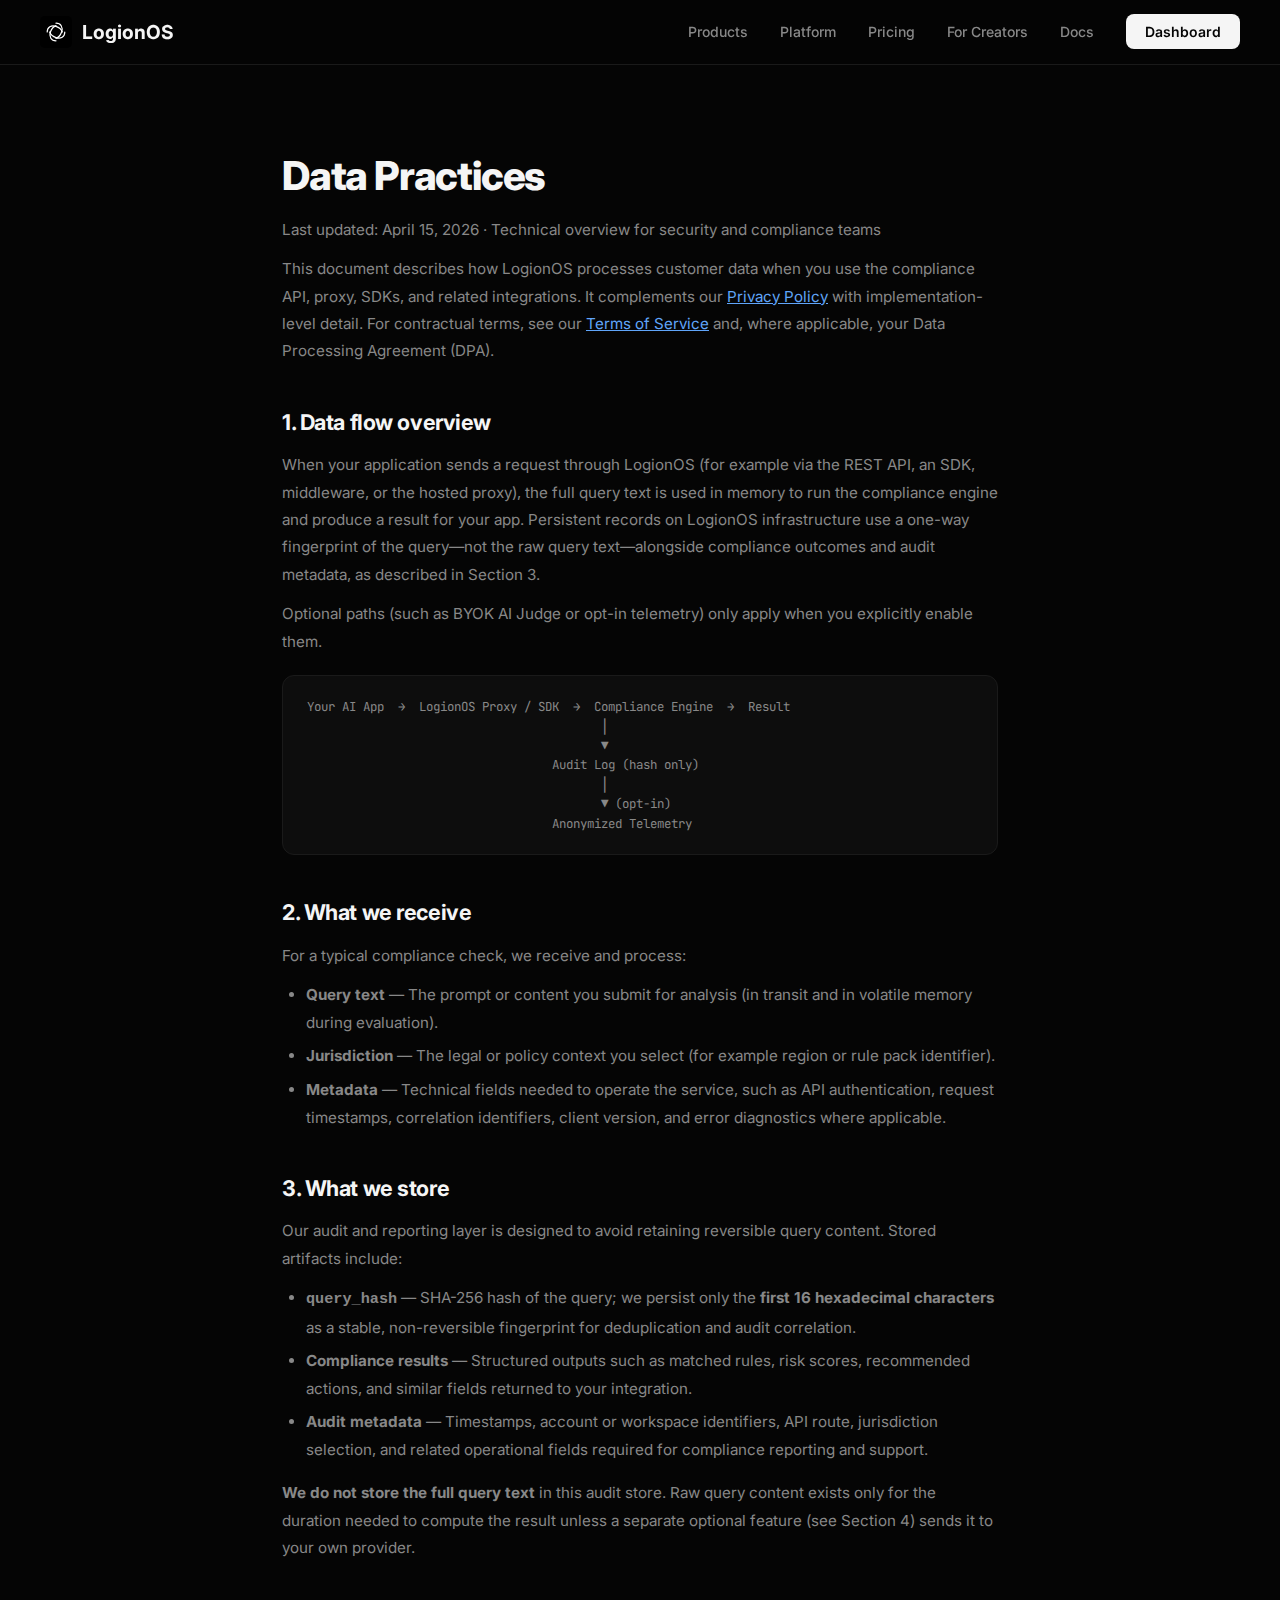
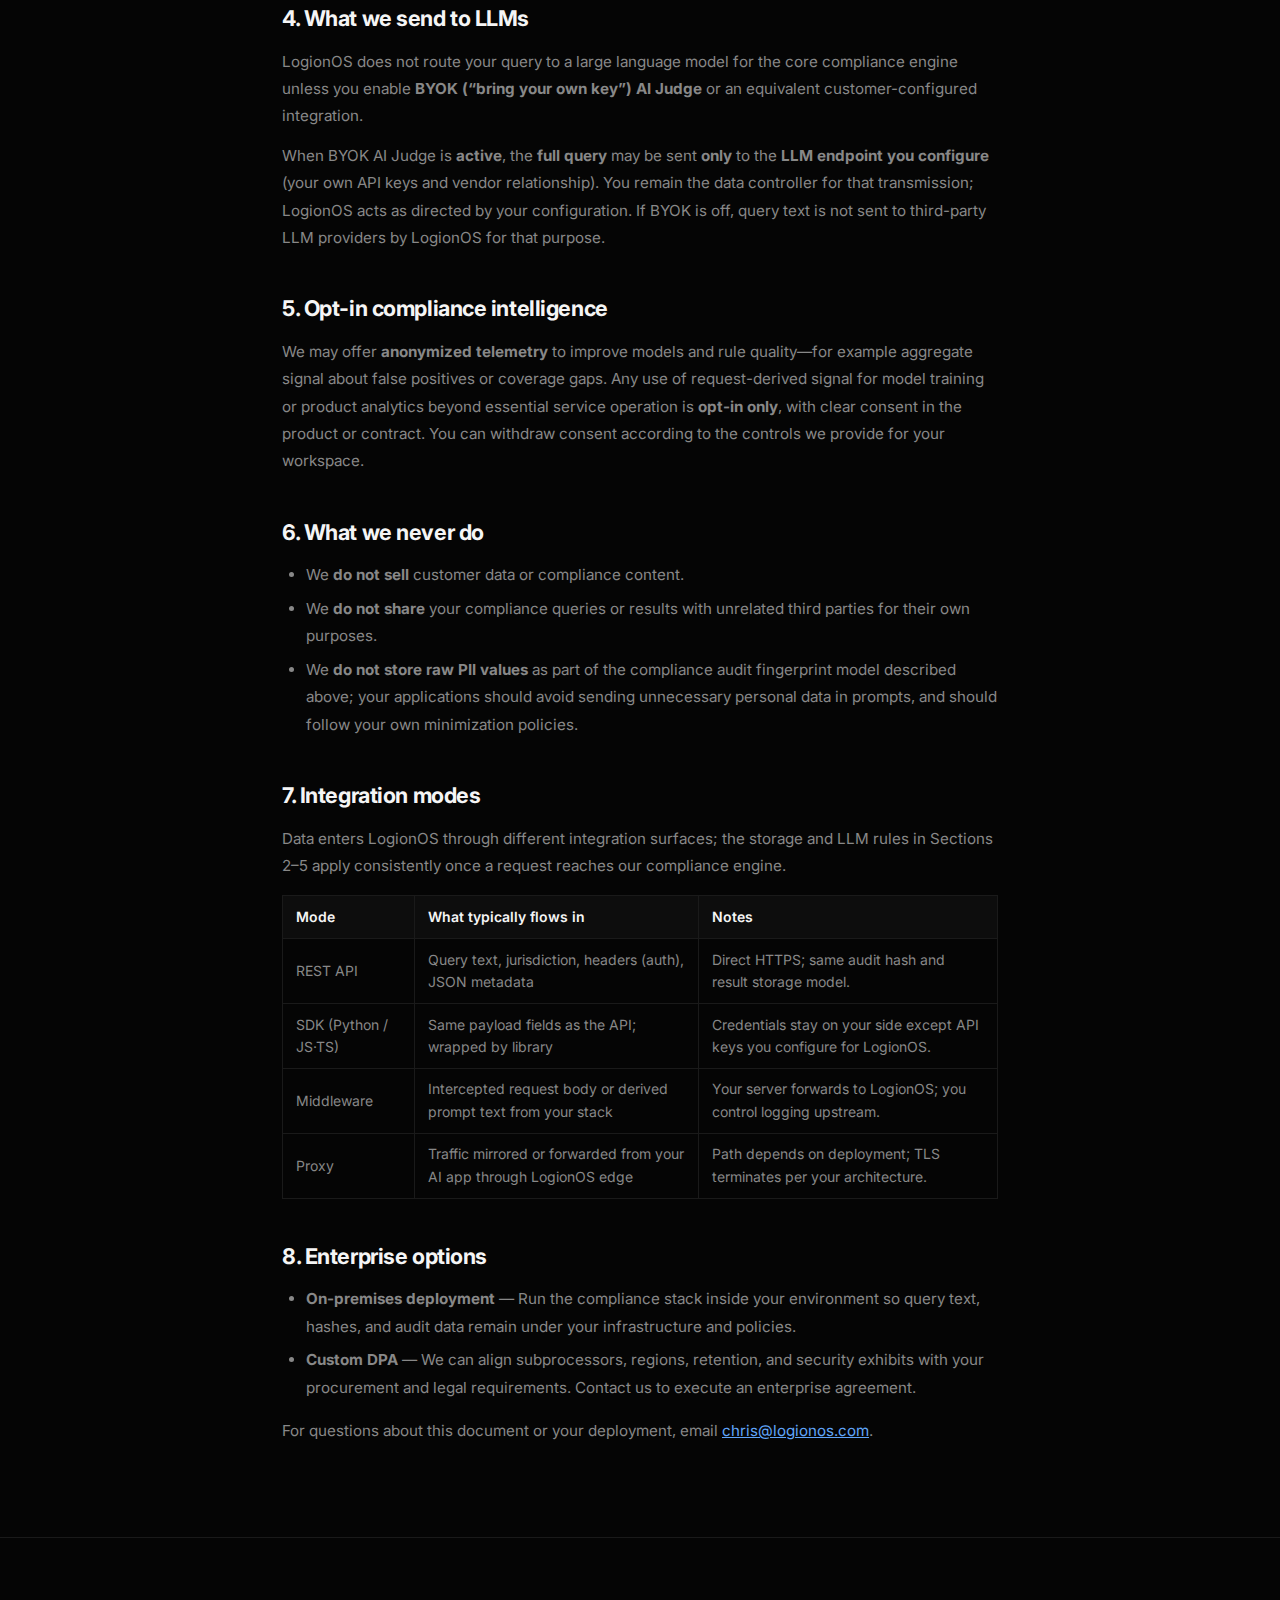
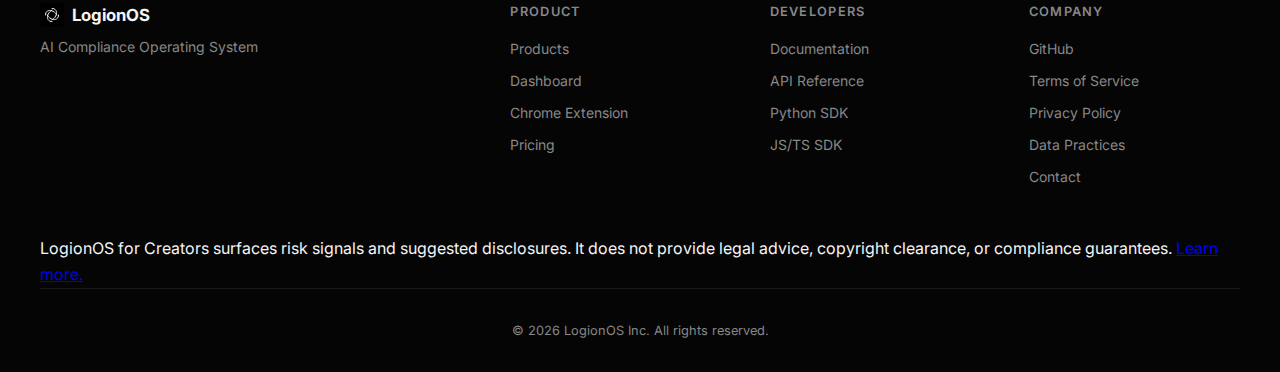
<file: data-practices.html>
<!DOCTYPE html>
<html lang="en">
<head>
    <meta charset="UTF-8">
    <meta name="viewport" content="width=device-width, initial-scale=1.0">
    <title>Data Practices — LogionOS</title>
    <meta name="description" content="How LogionOS handles customer data: flows, storage, LLM handling, telemetry, and integration modes.">
    <link rel="preconnect" href="https://fonts.googleapis.com">
    <link rel="preconnect" href="https://fonts.gstatic.com" crossorigin>
    <link href="https://fonts.googleapis.com/css2?family=Inter:wght@300;400;500;600;700;800&family=JetBrains+Mono:wght@400;500&display=swap" rel="stylesheet">
    <link rel="icon" type="image/svg+xml" href="favicon.svg">
    <link rel="stylesheet" href="style.css">
    <style>
        .legal-content { max-width: 780px; margin: 0 auto; padding: 9rem 2rem 5rem; }
        .legal-content h1 { font-size: 2.5rem; font-weight: 800; letter-spacing: -.03em; margin-bottom: .5rem; }
        .legal-meta { font-size: .875rem; color: var(--text-secondary); margin-bottom: 3rem; }
        .legal-content h2 { font-size: 1.35rem; font-weight: 700; margin-top: 2.5rem; margin-bottom: .75rem; letter-spacing: -.02em; }
        .legal-content h3 { font-size: 1.05rem; font-weight: 600; margin-top: 1.5rem; margin-bottom: .5rem; }
        .legal-content p, .legal-content li { font-size: .95rem; color: var(--text-secondary); line-height: 1.8; margin-bottom: .75rem; }
        .legal-content ul { padding-left: 1.5rem; margin-bottom: 1rem; }
        .legal-content li { margin-bottom: .4rem; }
        .legal-content a { color: var(--accent-light); text-decoration: underline; }
        .legal-content table { width: 100%; border-collapse: collapse; margin: 1rem 0 1.5rem; }
        .legal-content th, .legal-content td { text-align: left; padding: .6rem .8rem; border: 1px solid var(--border); font-size: .875rem; color: var(--text-secondary); }
        .legal-content th { background: var(--bg-card); color: var(--text); font-weight: 600; }
        .data-flow-diagram {
            font-family: 'JetBrains Mono', ui-monospace, monospace;
            font-size: .72rem;
            line-height: 1.55;
            background: var(--bg-card);
            border: 1px solid var(--border);
            border-radius: var(--radius);
            padding: 1.25rem 1.25rem 1.35rem;
            margin: 1.25rem 0 1.75rem;
            overflow-x: auto;
            color: var(--text-secondary);
            white-space: pre;
        }
        @media (min-width: 640px) {
            .data-flow-diagram { font-size: .78rem; padding: 1.35rem 1.5rem; }
        }
    </style>
</head>
<body>
    <nav>
        <div class="nav-container">
            <a href="/" class="logo">
                <span class="logo-icon">
                    <svg viewBox="0 0 40 40" fill="none" xmlns="http://www.w3.org/2000/svg">
                        <rect width="40" height="40" rx="6" fill="#000"/>
                        <path d="M20 12 C20 12, 15 14, 13 20 C11 26, 14 31, 20 31" stroke="white" stroke-width="1.5" stroke-linecap="round" fill="none"/>
                        <path d="M28 20 C28 20, 26 15, 20 13 C14 11, 9 14, 9 20" stroke="white" stroke-width="1.5" stroke-linecap="round" fill="none"/>
                        <path d="M20 28 C20 28, 25 26, 27 20 C29 14, 26 9, 20 9" stroke="white" stroke-width="1.5" stroke-linecap="round" fill="none"/>
                        <path d="M12 20 C12 20, 14 25, 20 27 C26 29, 31 26, 31 20" stroke="white" stroke-width="1.5" stroke-linecap="round" fill="none"/>
                    </svg>
                </span>
                LogionOS
            </a>
            <ul class="nav-links" id="nav-links">
                <li><a href="index.html#products">Products</a></li>
                <li><a href="index.html#platform">Platform</a></li>
                <li><a href="pricing.html">Pricing</a></li>
                <li><a href="creators.html">For Creators</a></li>
                <li><a href="docs.html">Docs</a></li>
                <li><a href="https://logionos-dashboard.vercel.app" target="_blank" class="nav-cta">Dashboard</a></li>
            </ul>
            <button class="hamburger" id="hamburger" aria-label="Menu">
                <span></span><span></span><span></span>
            </button>
        </div>
    </nav>

    <div class="legal-content">
        <h1>Data Practices</h1>
        <p class="legal-meta">Last updated: April 15, 2026 &middot; Technical overview for security and compliance teams</p>

        <p>This document describes how LogionOS processes customer data when you use the compliance API, proxy, SDKs, and related integrations. It complements our <a href="privacy.html">Privacy Policy</a> with implementation-level detail. For contractual terms, see our <a href="terms.html">Terms of Service</a> and, where applicable, your Data Processing Agreement (DPA).</p>

        <h2>1. Data flow overview</h2>
        <p>When your application sends a request through LogionOS (for example via the REST API, an SDK, middleware, or the hosted proxy), the full query text is used in memory to run the compliance engine and produce a result for your app. Persistent records on LogionOS infrastructure use a one-way fingerprint of the query—not the raw query text—alongside compliance outcomes and audit metadata, as described in Section 3.</p>
        <p>Optional paths (such as BYOK AI Judge or opt-in telemetry) only apply when you explicitly enable them.</p>

        <figure aria-label="High-level data flow">
            <pre class="data-flow-diagram">Your AI App  →  LogionOS Proxy / SDK  →  Compliance Engine  →  Result
                                          │
                                          ▼
                                   Audit Log (hash only)
                                          │
                                          ▼ (opt-in)
                                   Anonymized Telemetry</pre>
        </figure>

        <h2>2. What we receive</h2>
        <p>For a typical compliance check, we receive and process:</p>
        <ul>
            <li><strong>Query text</strong> — The prompt or content you submit for analysis (in transit and in volatile memory during evaluation).</li>
            <li><strong>Jurisdiction</strong> — The legal or policy context you select (for example region or rule pack identifier).</li>
            <li><strong>Metadata</strong> — Technical fields needed to operate the service, such as API authentication, request timestamps, correlation identifiers, client version, and error diagnostics where applicable.</li>
        </ul>

        <h2>3. What we store</h2>
        <p>Our audit and reporting layer is designed to avoid retaining reversible query content. Stored artifacts include:</p>
        <ul>
            <li><strong><code>query_hash</code></strong> — SHA-256 hash of the query; we persist only the <strong>first 16 hexadecimal characters</strong> as a stable, non-reversible fingerprint for deduplication and audit correlation.</li>
            <li><strong>Compliance results</strong> — Structured outputs such as matched rules, risk scores, recommended actions, and similar fields returned to your integration.</li>
            <li><strong>Audit metadata</strong> — Timestamps, account or workspace identifiers, API route, jurisdiction selection, and related operational fields required for compliance reporting and support.</li>
        </ul>
        <p><strong>We do not store the full query text</strong> in this audit store. Raw query content exists only for the duration needed to compute the result unless a separate optional feature (see Section 4) sends it to your own provider.</p>

        <h2>4. What we send to LLMs</h2>
        <p>LogionOS does not route your query to a large language model for the core compliance engine unless you enable <strong>BYOK (“bring your own key”) AI Judge</strong> or an equivalent customer-configured integration.</p>
        <p>When BYOK AI Judge is <strong>active</strong>, the <strong>full query</strong> may be sent <strong>only</strong> to the <strong>LLM endpoint you configure</strong> (your own API keys and vendor relationship). You remain the data controller for that transmission; LogionOS acts as directed by your configuration. If BYOK is off, query text is not sent to third-party LLM providers by LogionOS for that purpose.</p>

        <h2>5. Opt-in compliance intelligence</h2>
        <p>We may offer <strong>anonymized telemetry</strong> to improve models and rule quality—for example aggregate signal about false positives or coverage gaps. Any use of request-derived signal for model training or product analytics beyond essential service operation is <strong>opt-in only</strong>, with clear consent in the product or contract. You can withdraw consent according to the controls we provide for your workspace.</p>

        <h2>6. What we never do</h2>
        <ul>
            <li>We <strong>do not sell</strong> customer data or compliance content.</li>
            <li>We <strong>do not share</strong> your compliance queries or results with unrelated third parties for their own purposes.</li>
            <li>We <strong>do not store raw PII values</strong> as part of the compliance audit fingerprint model described above; your applications should avoid sending unnecessary personal data in prompts, and should follow your own minimization policies.</li>
        </ul>

        <h2>7. Integration modes</h2>
        <p>Data enters LogionOS through different integration surfaces; the storage and LLM rules in Sections 2–5 apply consistently once a request reaches our compliance engine.</p>
        <table>
            <tr><th>Mode</th><th>What typically flows in</th><th>Notes</th></tr>
            <tr><td>REST API</td><td>Query text, jurisdiction, headers (auth), JSON metadata</td><td>Direct HTTPS; same audit hash and result storage model.</td></tr>
            <tr><td>SDK (Python / JS·TS)</td><td>Same payload fields as the API; wrapped by library</td><td>Credentials stay on your side except API keys you configure for LogionOS.</td></tr>
            <tr><td>Middleware</td><td>Intercepted request body or derived prompt text from your stack</td><td>Your server forwards to LogionOS; you control logging upstream.</td></tr>
            <tr><td>Proxy</td><td>Traffic mirrored or forwarded from your AI app through LogionOS edge</td><td>Path depends on deployment; TLS terminates per your architecture.</td></tr>
        </table>

        <h2>8. Enterprise options</h2>
        <ul>
            <li><strong>On-premises deployment</strong> — Run the compliance stack inside your environment so query text, hashes, and audit data remain under your infrastructure and policies.</li>
            <li><strong>Custom DPA</strong> — We can align subprocessors, regions, retention, and security exhibits with your procurement and legal requirements. Contact us to execute an enterprise agreement.</li>
        </ul>
        <p>For questions about this document or your deployment, email <a href="mailto:chris@logionos.com">chris@logionos.com</a>.</p>
    </div>

    <footer>
        <div class="footer-container">
            <div class="footer-grid">
                <div class="footer-brand">
                    <div class="footer-logo">
                        <svg viewBox="0 0 40 40" fill="none" xmlns="http://www.w3.org/2000/svg" style="width:24px;height:24px">
                            <rect width="40" height="40" rx="6" fill="#000"/>
                            <path d="M20 12 C20 12, 15 14, 13 20 C11 26, 14 31, 20 31" stroke="white" stroke-width="1.5" stroke-linecap="round" fill="none"/>
                            <path d="M28 20 C28 20, 26 15, 20 13 C14 11, 9 14, 9 20" stroke="white" stroke-width="1.5" stroke-linecap="round" fill="none"/>
                            <path d="M20 28 C20 28, 25 26, 27 20 C29 14, 26 9, 20 9" stroke="white" stroke-width="1.5" stroke-linecap="round" fill="none"/>
                            <path d="M12 20 C12 20, 14 25, 20 27 C26 29, 31 26, 31 20" stroke="white" stroke-width="1.5" stroke-linecap="round" fill="none"/>
                        </svg>
                        LogionOS
                    </div>
                    <p>AI Compliance Operating System</p>
                </div>
                <div class="footer-col">
                    <h4>Product</h4>
                    <a href="index.html#products">Products</a>
                    <a href="https://logionos-dashboard.vercel.app" target="_blank">Dashboard</a>
                    <a href="https://github.com/LogionOS/LogionOS-Extension" target="_blank">Chrome Extension</a>
                    <a href="pricing.html">Pricing</a>
                </div>
                <div class="footer-col">
                    <h4>Developers</h4>
                    <a href="docs.html">Documentation</a>
                    <a href="https://logionos-api.onrender.com/docs" target="_blank">API Reference</a>
                    <a href="https://github.com/LogionOS/logionos-python" target="_blank">Python SDK</a>
                    <a href="https://github.com/LogionOS/logionos-js" target="_blank">JS/TS SDK</a>
                </div>
                <div class="footer-col">
                    <h4>Company</h4>
                    <a href="https://github.com/LogionOS" target="_blank">GitHub</a>
                    <a href="terms.html">Terms of Service</a>
                    <a href="privacy.html">Privacy Policy</a>
                    <a href="data-practices.html">Data Practices</a>
                    <a href="mailto:chris@logionos.com">Contact</a>
                </div>
            </div>
            <p class="disclaimer">LogionOS for Creators surfaces risk signals and suggested disclosures. It does not provide legal advice, copyright clearance, or compliance guarantees. <a href="terms.html#creator-boundaries">Learn more.</a></p>
            <div class="footer-bottom">
                <span>&copy; 2026 LogionOS Inc. All rights reserved.</span>
            </div>
        </div>
    </footer>

    <script>
        document.getElementById('hamburger')?.addEventListener('click', () => {
            document.getElementById('nav-links').classList.toggle('open');
        });
    </script>
</body>
</html>
</file>
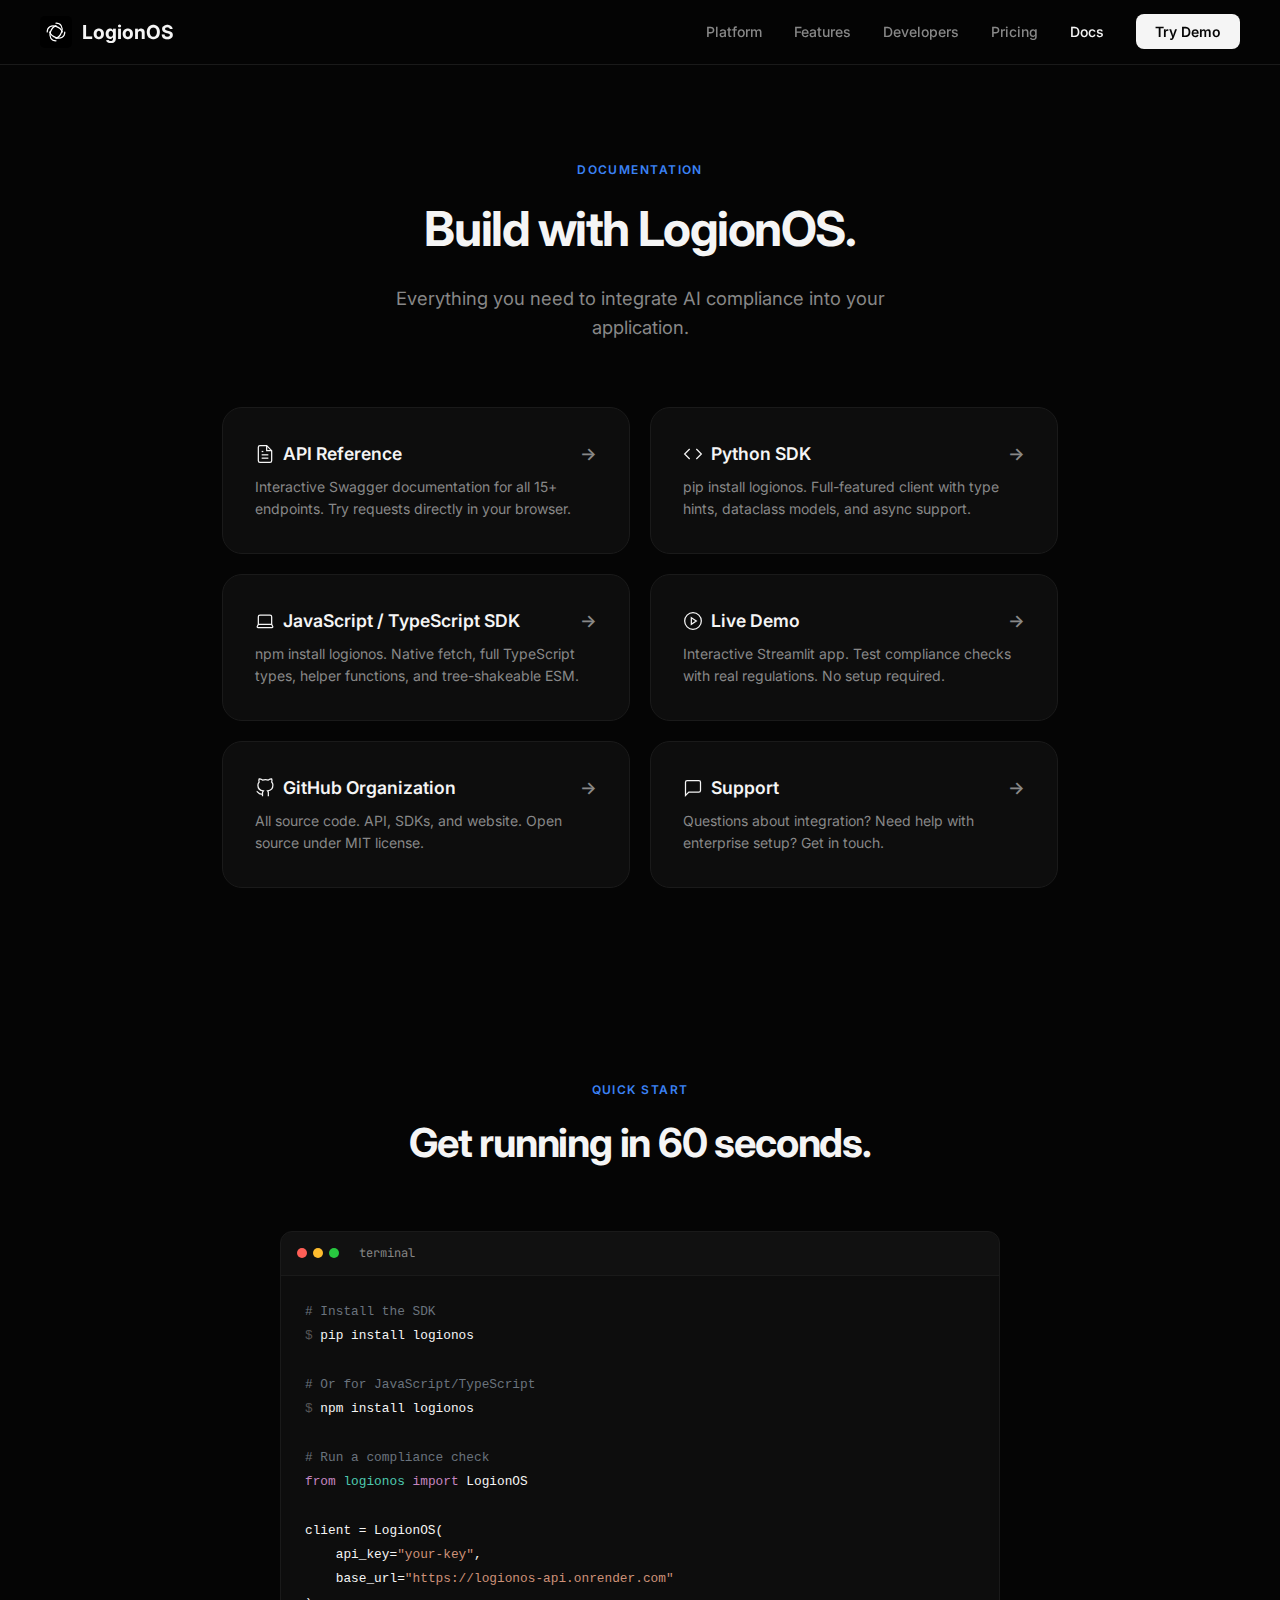
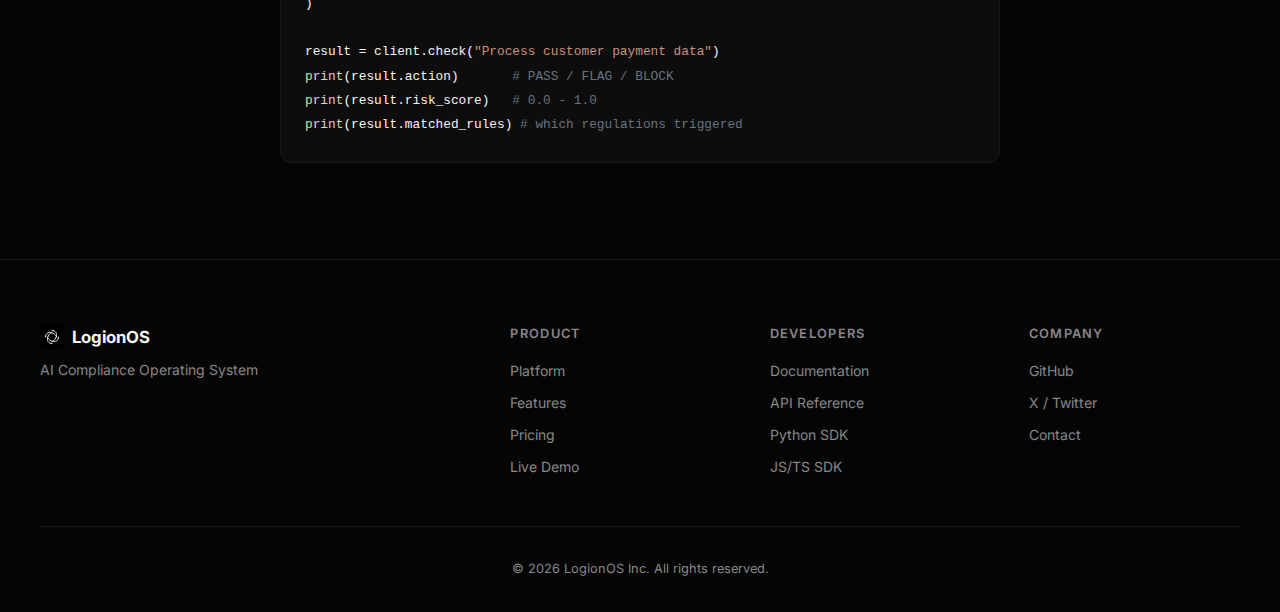
<file: docs.html>
<!DOCTYPE html>
<html lang="en">
<head>
    <meta charset="UTF-8">
    <meta name="viewport" content="width=device-width, initial-scale=1.0">
    <title>Documentation — LogionOS</title>
    <meta name="description" content="LogionOS developer documentation. API reference, SDK guides, and integration tutorials.">
    <link rel="preconnect" href="https://fonts.googleapis.com">
    <link rel="preconnect" href="https://fonts.gstatic.com" crossorigin>
    <link href="https://fonts.googleapis.com/css2?family=Inter:wght@300;400;500;600;700;800&family=JetBrains+Mono:wght@400;500&display=swap" rel="stylesheet">
    <link rel="stylesheet" href="style.css">
</head>
<body>
    <!-- Navigation -->
    <nav>
        <div class="nav-container">
            <a href="/" class="logo">
                <span class="logo-icon">
                    <svg viewBox="0 0 40 40" fill="none" xmlns="http://www.w3.org/2000/svg">
                        <rect width="40" height="40" rx="6" fill="#000"/>
                        <path d="M20 12 C20 12, 15 14, 13 20 C11 26, 14 31, 20 31" stroke="white" stroke-width="1.5" stroke-linecap="round" fill="none"/>
                        <path d="M28 20 C28 20, 26 15, 20 13 C14 11, 9 14, 9 20" stroke="white" stroke-width="1.5" stroke-linecap="round" fill="none"/>
                        <path d="M20 28 C20 28, 25 26, 27 20 C29 14, 26 9, 20 9" stroke="white" stroke-width="1.5" stroke-linecap="round" fill="none"/>
                        <path d="M12 20 C12 20, 14 25, 20 27 C26 29, 31 26, 31 20" stroke="white" stroke-width="1.5" stroke-linecap="round" fill="none"/>
                    </svg>
                </span>
                LogionOS
            </a>
            <ul class="nav-links" id="nav-links">
                <li><a href="index.html#platform">Platform</a></li>
                <li><a href="index.html#features">Features</a></li>
                <li><a href="index.html#developers">Developers</a></li>
                <li><a href="pricing.html">Pricing</a></li>
                <li><a href="docs.html" style="color:var(--text)">Docs</a></li>
                <li><a href="https://logionos-compliance-engine.streamlit.app/" target="_blank" class="nav-cta">Try Demo</a></li>
            </ul>
            <button class="hamburger" id="hamburger" aria-label="Menu">
                <span></span><span></span><span></span>
            </button>
        </div>
    </nav>

    <!-- Docs Hero -->
    <section class="docs-hero">
        <span class="section-label">Documentation</span>
        <h1>Build with LogionOS.</h1>
        <p>Everything you need to integrate AI compliance into your application.</p>
    </section>

    <!-- Docs Grid -->
    <div class="docs-grid">
        <a href="https://logionos-api.onrender.com/docs" target="_blank" class="docs-card">
            <h3>
                <svg width="20" height="20" viewBox="0 0 24 24" fill="none" stroke="currentColor" stroke-width="1.5"><path d="M14 2H6a2 2 0 00-2 2v16a2 2 0 002 2h12a2 2 0 002-2V8z"/><polyline points="14 2 14 8 20 8"/><line x1="16" y1="13" x2="8" y2="13"/><line x1="16" y1="17" x2="8" y2="17"/><polyline points="10 9 9 9 8 9"/></svg>
                API Reference
                <span class="docs-arrow">&rarr;</span>
            </h3>
            <p>Interactive Swagger documentation for all 15+ endpoints. Try requests directly in your browser.</p>
        </a>

        <a href="https://github.com/LogionOS/logionos-python" target="_blank" class="docs-card">
            <h3>
                <svg width="20" height="20" viewBox="0 0 24 24" fill="none" stroke="currentColor" stroke-width="1.5"><polyline points="16 18 22 12 16 6"/><polyline points="8 6 2 12 8 18"/></svg>
                Python SDK
                <span class="docs-arrow">&rarr;</span>
            </h3>
            <p>pip install logionos. Full-featured client with type hints, dataclass models, and async support.</p>
        </a>

        <a href="https://github.com/LogionOS/logionos-js" target="_blank" class="docs-card">
            <h3>
                <svg width="20" height="20" viewBox="0 0 24 24" fill="none" stroke="currentColor" stroke-width="1.5"><path d="M20 16V7a2 2 0 00-2-2H6a2 2 0 00-2 2v9m16 0H4m16 0l1.28 2.55a1 1 0 01-.9 1.45H3.62a1 1 0 01-.9-1.45L4 16"/></svg>
                JavaScript / TypeScript SDK
                <span class="docs-arrow">&rarr;</span>
            </h3>
            <p>npm install logionos. Native fetch, full TypeScript types, helper functions, and tree-shakeable ESM.</p>
        </a>

        <a href="https://logionos-compliance-engine.streamlit.app/" target="_blank" class="docs-card">
            <h3>
                <svg width="20" height="20" viewBox="0 0 24 24" fill="none" stroke="currentColor" stroke-width="1.5"><circle cx="12" cy="12" r="10"/><polygon points="10 8 16 12 10 16 10 8"/></svg>
                Live Demo
                <span class="docs-arrow">&rarr;</span>
            </h3>
            <p>Interactive Streamlit app. Test compliance checks with real regulations. No setup required.</p>
        </a>

        <a href="https://github.com/LogionOS" target="_blank" class="docs-card">
            <h3>
                <svg width="20" height="20" viewBox="0 0 24 24" fill="none" stroke="currentColor" stroke-width="1.5"><path d="M9 19c-5 1.5-5-2.5-7-3m14 6v-3.87a3.37 3.37 0 00-.94-2.61c3.14-.35 6.44-1.54 6.44-7A5.44 5.44 0 0020 4.77 5.07 5.07 0 0019.91 1S18.73.65 16 2.48a13.38 13.38 0 00-7 0C6.27.65 5.09 1 5.09 1A5.07 5.07 0 005 4.77a5.44 5.44 0 00-1.5 3.78c0 5.42 3.3 6.61 6.44 7A3.37 3.37 0 009 18.13V22"/></svg>
                GitHub Organization
                <span class="docs-arrow">&rarr;</span>
            </h3>
            <p>All source code. API, SDKs, and website. Open source under MIT license.</p>
        </a>

        <a href="mailto:chris.ma@logionos.com" class="docs-card">
            <h3>
                <svg width="20" height="20" viewBox="0 0 24 24" fill="none" stroke="currentColor" stroke-width="1.5"><path d="M21 15a2 2 0 01-2 2H7l-4 4V5a2 2 0 012-2h14a2 2 0 012 2z"/></svg>
                Support
                <span class="docs-arrow">&rarr;</span>
            </h3>
            <p>Questions about integration? Need help with enterprise setup? Get in touch.</p>
        </a>
    </div>

    <!-- Quick Start -->
    <section class="section">
        <div class="section-container" style="max-width:720px">
            <div class="section-header center">
                <span class="section-label">Quick Start</span>
                <h2>Get running in 60 seconds.</h2>
            </div>
            <div class="code-window">
                <div class="code-header">
                    <div class="code-dots"><span></span><span></span><span></span></div>
                    <span class="code-filename">terminal</span>
                </div>
                <pre class="code-body"><code><span class="c-comment"># Install the SDK</span>
<span class="c-gray">$</span> pip install logionos

<span class="c-comment"># Or for JavaScript/TypeScript</span>
<span class="c-gray">$</span> npm install logionos

<span class="c-comment"># Run a compliance check</span>
<span class="c-keyword">from</span> <span class="c-type">logionos</span> <span class="c-keyword">import</span> LogionOS

client = LogionOS(
    api_key=<span class="c-string">"your-key"</span>,
    base_url=<span class="c-string">"https://logionos-api.onrender.com"</span>
)

result = client.check(<span class="c-string">"Process customer payment data"</span>)
<span class="c-func">print</span>(result.action)       <span class="c-comment"># PASS / FLAG / BLOCK</span>
<span class="c-func">print</span>(result.risk_score)   <span class="c-comment"># 0.0 - 1.0</span>
<span class="c-func">print</span>(result.matched_rules) <span class="c-comment"># which regulations triggered</span></code></pre>
            </div>
        </div>
    </section>

    <!-- Footer -->
    <footer>
        <div class="footer-container">
            <div class="footer-grid">
                <div class="footer-brand">
                    <div class="footer-logo">
                        <svg viewBox="0 0 40 40" fill="none" xmlns="http://www.w3.org/2000/svg" style="width:24px;height:24px">
                            <rect width="40" height="40" rx="6" fill="#000"/>
                            <path d="M20 12 C20 12, 15 14, 13 20 C11 26, 14 31, 20 31" stroke="white" stroke-width="1.5" stroke-linecap="round" fill="none"/>
                            <path d="M28 20 C28 20, 26 15, 20 13 C14 11, 9 14, 9 20" stroke="white" stroke-width="1.5" stroke-linecap="round" fill="none"/>
                            <path d="M20 28 C20 28, 25 26, 27 20 C29 14, 26 9, 20 9" stroke="white" stroke-width="1.5" stroke-linecap="round" fill="none"/>
                            <path d="M12 20 C12 20, 14 25, 20 27 C26 29, 31 26, 31 20" stroke="white" stroke-width="1.5" stroke-linecap="round" fill="none"/>
                        </svg>
                        LogionOS
                    </div>
                    <p>AI Compliance Operating System</p>
                </div>
                <div class="footer-col">
                    <h4>Product</h4>
                    <a href="index.html#platform">Platform</a>
                    <a href="index.html#features">Features</a>
                    <a href="pricing.html">Pricing</a>
                    <a href="https://logionos-compliance-engine.streamlit.app/" target="_blank">Live Demo</a>
                </div>
                <div class="footer-col">
                    <h4>Developers</h4>
                    <a href="docs.html">Documentation</a>
                    <a href="https://logionos-api.onrender.com/docs" target="_blank">API Reference</a>
                    <a href="https://github.com/LogionOS/logionos-python" target="_blank">Python SDK</a>
                    <a href="https://github.com/LogionOS/logionos-js" target="_blank">JS/TS SDK</a>
                </div>
                <div class="footer-col">
                    <h4>Company</h4>
                    <a href="https://github.com/LogionOS" target="_blank">GitHub</a>
                    <a href="https://x.com" target="_blank">X / Twitter</a>
                    <a href="mailto:chris.ma@logionos.com">Contact</a>
                </div>
            </div>
            <div class="footer-bottom">
                <span>&copy; 2026 LogionOS Inc. All rights reserved.</span>
            </div>
        </div>
    </footer>

    <script>
        document.getElementById('hamburger').addEventListener('click', () => {
            document.getElementById('nav-links').classList.toggle('open');
        });
    </script>
</body>
</html>
</file>
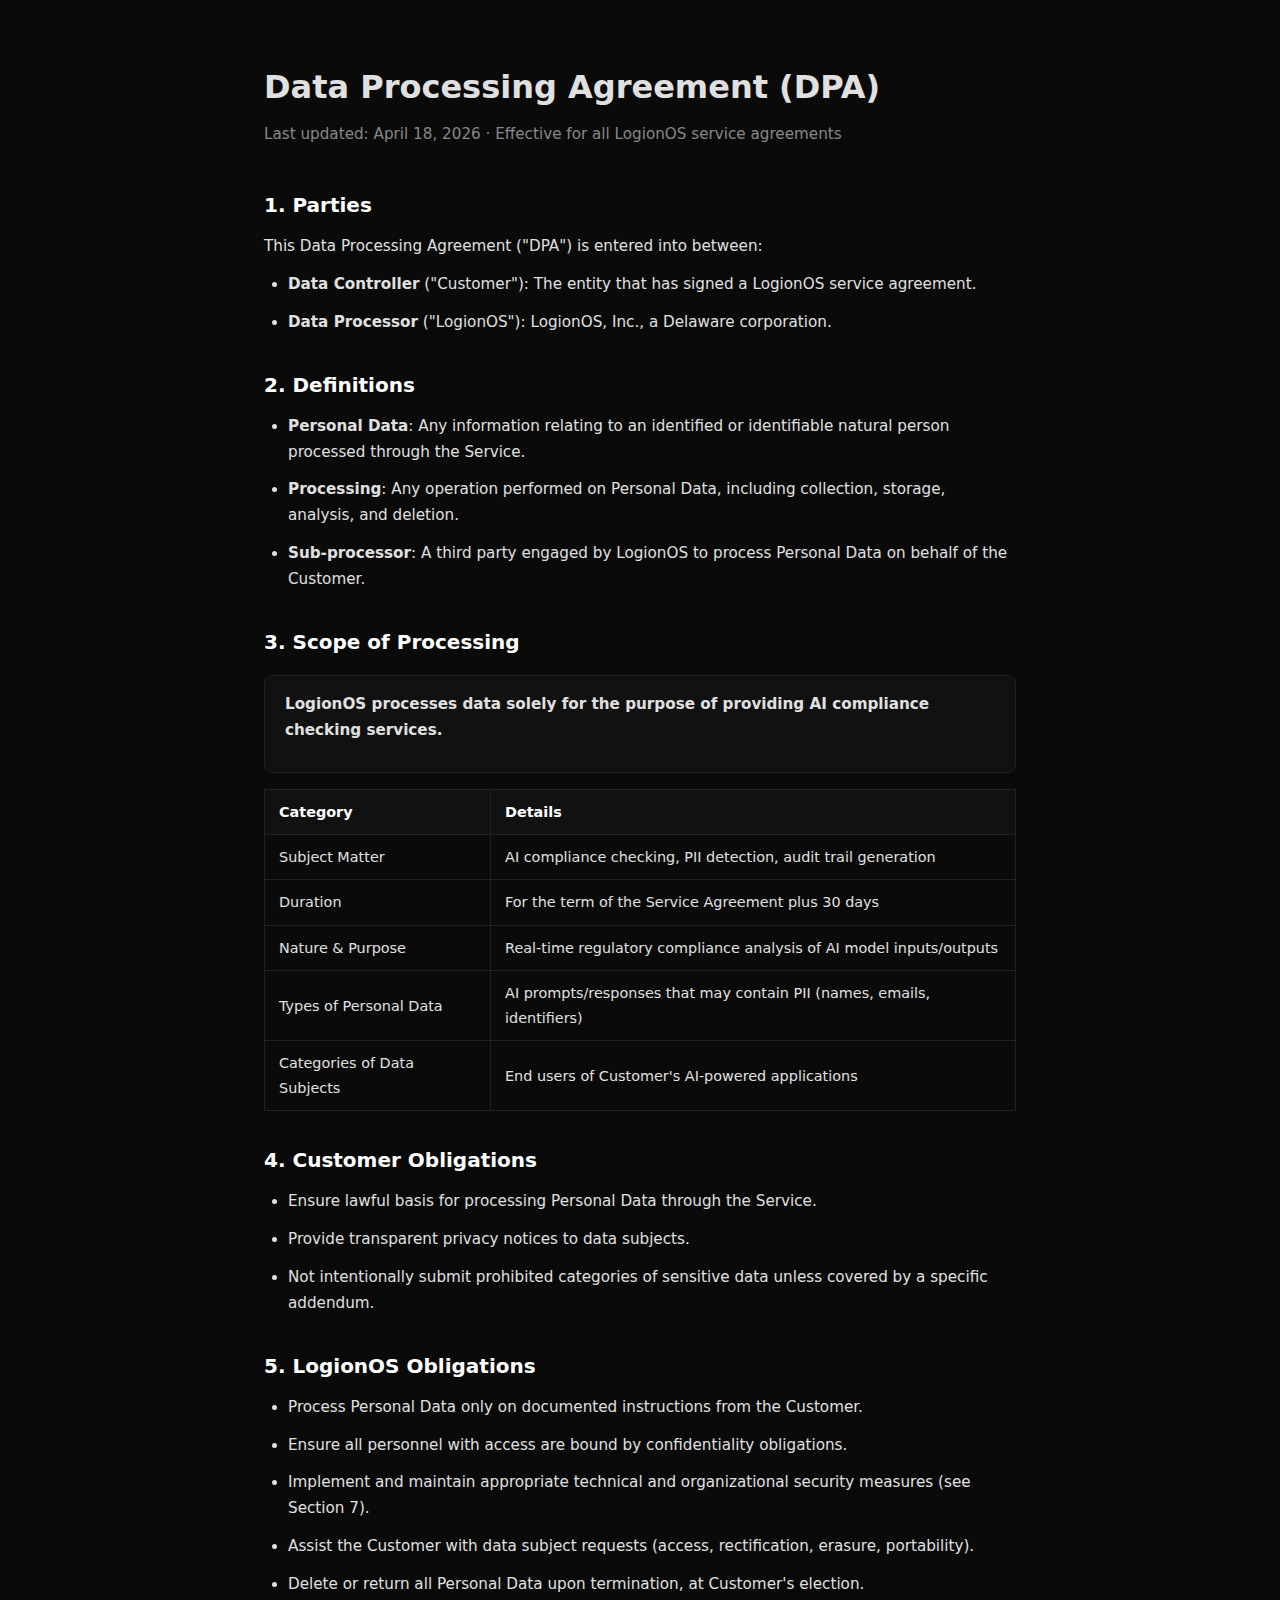
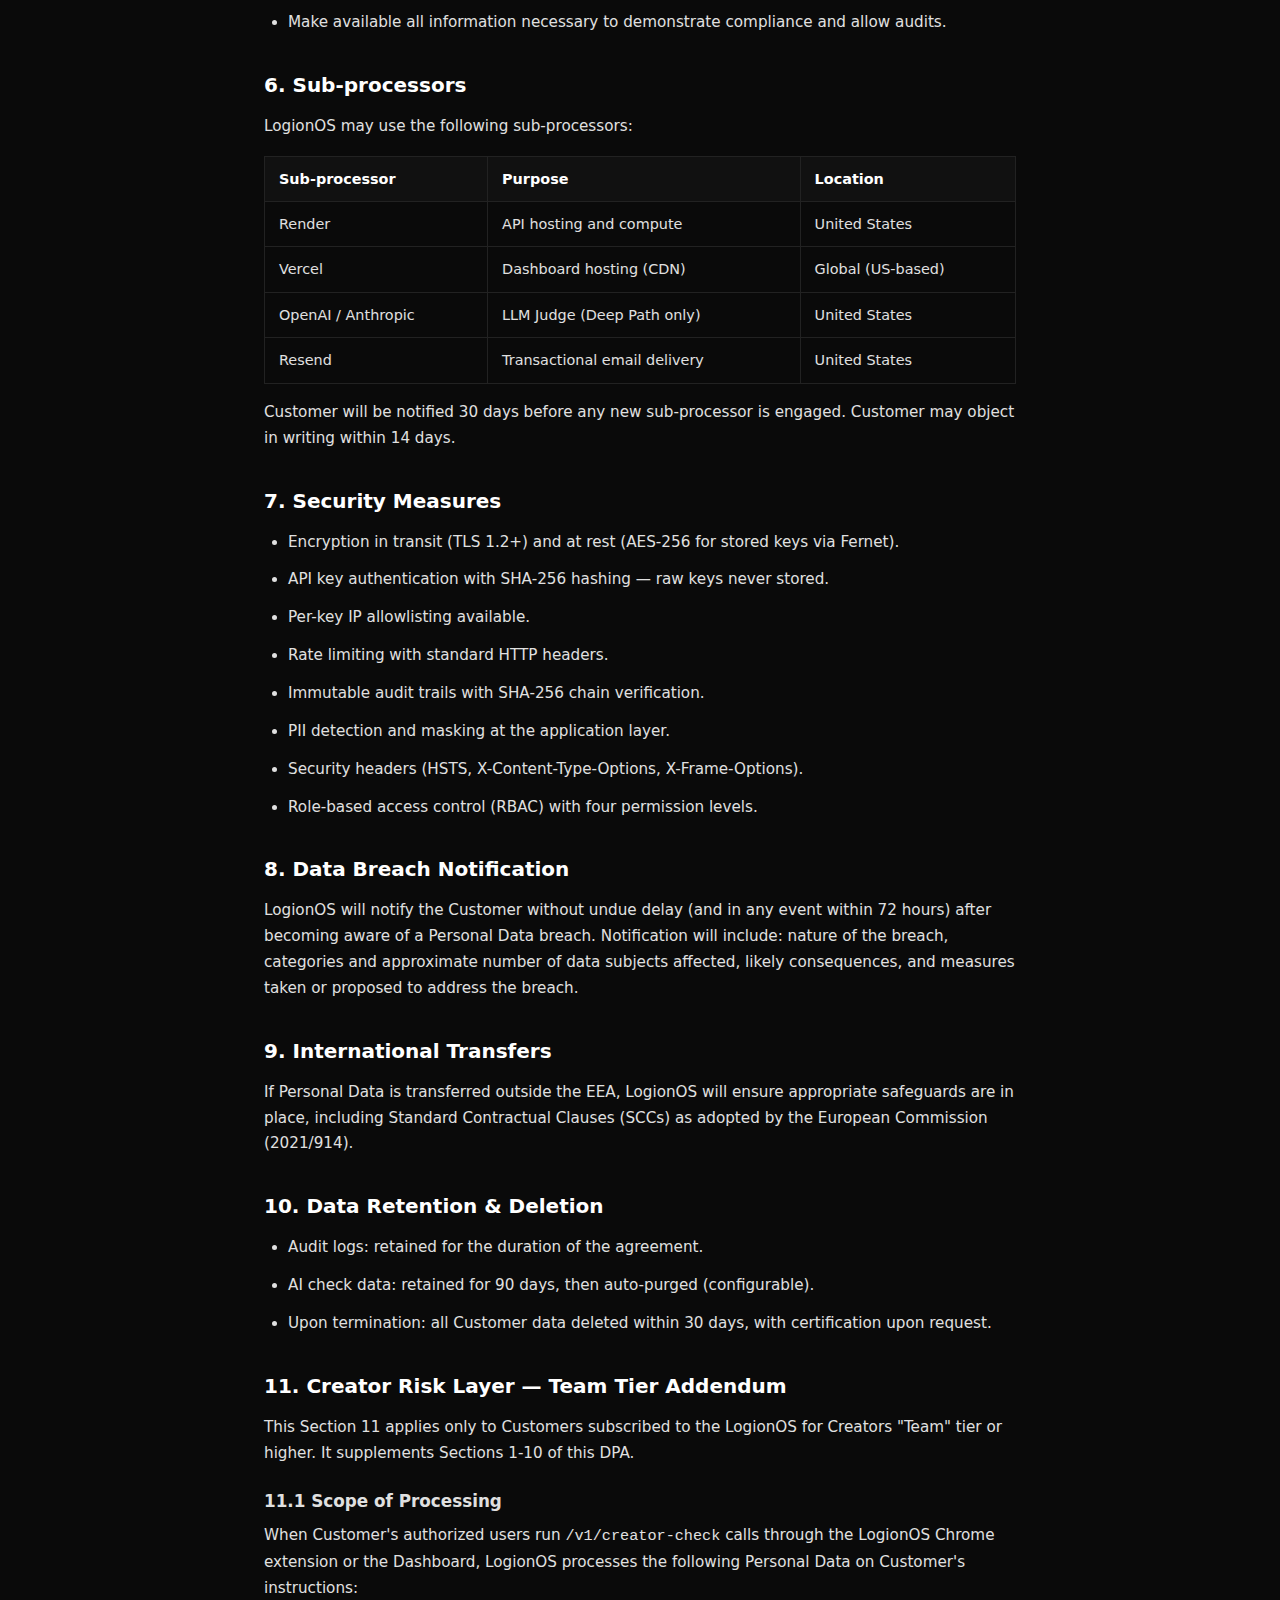
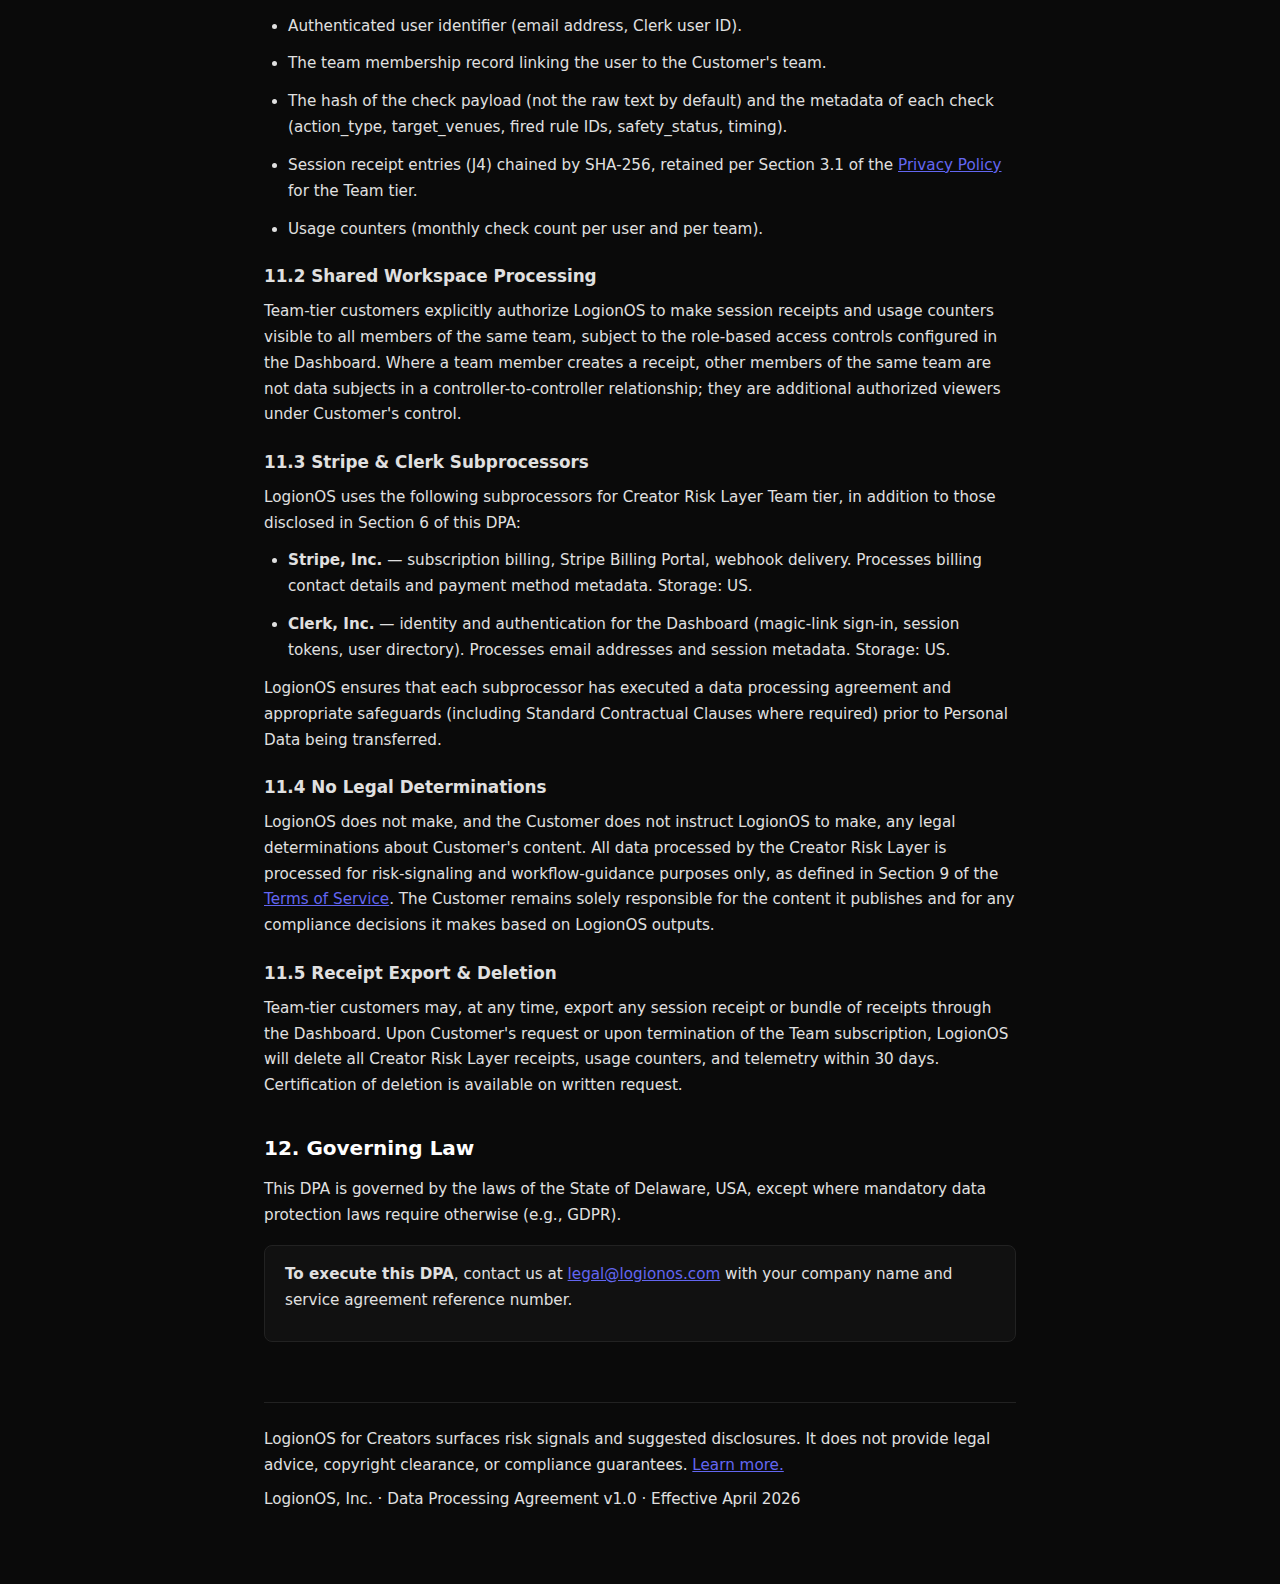
<file: dpa.html>
<!DOCTYPE html>
<html lang="en">
<head>
  <meta charset="UTF-8" />
  <meta name="viewport" content="width=device-width, initial-scale=1.0" />
  <title>LogionOS — Data Processing Agreement</title>
  <link rel="icon" type="image/svg+xml" href="favicon.svg">
  <style>
    :root { --bg: #0a0a0a; --card: #111; --border: #222; --text: #e0e0e0; --muted: #888; --accent: #6366f1; }
    * { margin: 0; padding: 0; box-sizing: border-box; }
    body { font-family: -apple-system, BlinkMacSystemFont, 'Segoe UI', system-ui, sans-serif; background: var(--bg); color: var(--text); line-height: 1.7; }
    .container { max-width: 800px; margin: 0 auto; padding: 60px 24px; }
    h1 { font-size: 2rem; font-weight: 700; margin-bottom: 8px; }
    .subtitle { color: var(--muted); margin-bottom: 40px; }
    h2 { font-size: 1.25rem; font-weight: 600; margin: 32px 0 12px; color: #fff; }
    h3 { font-size: 1.05rem; font-weight: 600; margin: 20px 0 8px; }
    p, li { font-size: 0.95rem; color: var(--text); margin-bottom: 12px; }
    ul, ol { padding-left: 24px; }
    .highlight { background: var(--card); border: 1px solid var(--border); border-radius: 8px; padding: 16px 20px; margin: 16px 0; }
    table { width: 100%; border-collapse: collapse; margin: 16px 0; }
    th, td { text-align: left; padding: 10px 14px; border: 1px solid var(--border); font-size: 0.9rem; }
    th { background: var(--card); color: #fff; font-weight: 600; }
    .footer { border-top: 1px solid var(--border); margin-top: 60px; padding-top: 24px; color: var(--muted); font-size: 0.85rem; }
  </style>
</head>
<body>
  <div class="container">
    <h1>Data Processing Agreement (DPA)</h1>
    <p class="subtitle">Last updated: April 18, 2026 · Effective for all LogionOS service agreements</p>

    <h2>1. Parties</h2>
    <p>This Data Processing Agreement ("DPA") is entered into between:</p>
    <ul>
      <li><strong>Data Controller</strong> ("Customer"): The entity that has signed a LogionOS service agreement.</li>
      <li><strong>Data Processor</strong> ("LogionOS"): LogionOS, Inc., a Delaware corporation.</li>
    </ul>

    <h2>2. Definitions</h2>
    <ul>
      <li><strong>Personal Data</strong>: Any information relating to an identified or identifiable natural person processed through the Service.</li>
      <li><strong>Processing</strong>: Any operation performed on Personal Data, including collection, storage, analysis, and deletion.</li>
      <li><strong>Sub-processor</strong>: A third party engaged by LogionOS to process Personal Data on behalf of the Customer.</li>
    </ul>

    <h2>3. Scope of Processing</h2>
    <div class="highlight">
      <p><strong>LogionOS processes data solely for the purpose of providing AI compliance checking services.</strong></p>
    </div>

    <table>
      <tr><th>Category</th><th>Details</th></tr>
      <tr><td>Subject Matter</td><td>AI compliance checking, PII detection, audit trail generation</td></tr>
      <tr><td>Duration</td><td>For the term of the Service Agreement plus 30 days</td></tr>
      <tr><td>Nature & Purpose</td><td>Real-time regulatory compliance analysis of AI model inputs/outputs</td></tr>
      <tr><td>Types of Personal Data</td><td>AI prompts/responses that may contain PII (names, emails, identifiers)</td></tr>
      <tr><td>Categories of Data Subjects</td><td>End users of Customer's AI-powered applications</td></tr>
    </table>

    <h2>4. Customer Obligations</h2>
    <ul>
      <li>Ensure lawful basis for processing Personal Data through the Service.</li>
      <li>Provide transparent privacy notices to data subjects.</li>
      <li>Not intentionally submit prohibited categories of sensitive data unless covered by a specific addendum.</li>
    </ul>

    <h2>5. LogionOS Obligations</h2>
    <ul>
      <li>Process Personal Data only on documented instructions from the Customer.</li>
      <li>Ensure all personnel with access are bound by confidentiality obligations.</li>
      <li>Implement and maintain appropriate technical and organizational security measures (see Section 7).</li>
      <li>Assist the Customer with data subject requests (access, rectification, erasure, portability).</li>
      <li>Delete or return all Personal Data upon termination, at Customer's election.</li>
      <li>Make available all information necessary to demonstrate compliance and allow audits.</li>
    </ul>

    <h2>6. Sub-processors</h2>
    <p>LogionOS may use the following sub-processors:</p>
    <table>
      <tr><th>Sub-processor</th><th>Purpose</th><th>Location</th></tr>
      <tr><td>Render</td><td>API hosting and compute</td><td>United States</td></tr>
      <tr><td>Vercel</td><td>Dashboard hosting (CDN)</td><td>Global (US-based)</td></tr>
      <tr><td>OpenAI / Anthropic</td><td>LLM Judge (Deep Path only)</td><td>United States</td></tr>
      <tr><td>Resend</td><td>Transactional email delivery</td><td>United States</td></tr>
    </table>
    <p>Customer will be notified 30 days before any new sub-processor is engaged. Customer may object in writing within 14 days.</p>

    <h2>7. Security Measures</h2>
    <ul>
      <li>Encryption in transit (TLS 1.2+) and at rest (AES-256 for stored keys via Fernet).</li>
      <li>API key authentication with SHA-256 hashing — raw keys never stored.</li>
      <li>Per-key IP allowlisting available.</li>
      <li>Rate limiting with standard HTTP headers.</li>
      <li>Immutable audit trails with SHA-256 chain verification.</li>
      <li>PII detection and masking at the application layer.</li>
      <li>Security headers (HSTS, X-Content-Type-Options, X-Frame-Options).</li>
      <li>Role-based access control (RBAC) with four permission levels.</li>
    </ul>

    <h2>8. Data Breach Notification</h2>
    <p>LogionOS will notify the Customer without undue delay (and in any event within 72 hours) after becoming aware of a Personal Data breach. Notification will include: nature of the breach, categories and approximate number of data subjects affected, likely consequences, and measures taken or proposed to address the breach.</p>

    <h2>9. International Transfers</h2>
    <p>If Personal Data is transferred outside the EEA, LogionOS will ensure appropriate safeguards are in place, including Standard Contractual Clauses (SCCs) as adopted by the European Commission (2021/914).</p>

    <h2>10. Data Retention & Deletion</h2>
    <ul>
      <li>Audit logs: retained for the duration of the agreement.</li>
      <li>AI check data: retained for 90 days, then auto-purged (configurable).</li>
      <li>Upon termination: all Customer data deleted within 30 days, with certification upon request.</li>
    </ul>

    <h2>11. Creator Risk Layer — Team Tier Addendum</h2>
    <p>This Section 11 applies only to Customers subscribed to the LogionOS for Creators "Team" tier or higher. It supplements Sections 1-10 of this DPA.</p>

    <h3>11.1 Scope of Processing</h3>
    <p>When Customer's authorized users run <code>/v1/creator-check</code> calls through the LogionOS Chrome extension or the Dashboard, LogionOS processes the following Personal Data on Customer's instructions:</p>
    <ul>
      <li>Authenticated user identifier (email address, Clerk user ID).</li>
      <li>The team membership record linking the user to the Customer's team.</li>
      <li>The hash of the check payload (not the raw text by default) and the metadata of each check (action_type, target_venues, fired rule IDs, safety_status, timing).</li>
      <li>Session receipt entries (J4) chained by SHA-256, retained per Section 3.1 of the <a href="privacy.html" style="color: var(--accent);">Privacy Policy</a> for the Team tier.</li>
      <li>Usage counters (monthly check count per user and per team).</li>
    </ul>

    <h3>11.2 Shared Workspace Processing</h3>
    <p>Team-tier customers explicitly authorize LogionOS to make session receipts and usage counters visible to all members of the same team, subject to the role-based access controls configured in the Dashboard. Where a team member creates a receipt, other members of the same team are not data subjects in a controller-to-controller relationship; they are additional authorized viewers under Customer's control.</p>

    <h3>11.3 Stripe & Clerk Subprocessors</h3>
    <p>LogionOS uses the following subprocessors for Creator Risk Layer Team tier, in addition to those disclosed in Section 6 of this DPA:</p>
    <ul>
      <li><strong>Stripe, Inc.</strong> — subscription billing, Stripe Billing Portal, webhook delivery. Processes billing contact details and payment method metadata. Storage: US.</li>
      <li><strong>Clerk, Inc.</strong> — identity and authentication for the Dashboard (magic-link sign-in, session tokens, user directory). Processes email addresses and session metadata. Storage: US.</li>
    </ul>
    <p>LogionOS ensures that each subprocessor has executed a data processing agreement and appropriate safeguards (including Standard Contractual Clauses where required) prior to Personal Data being transferred.</p>

    <h3>11.4 No Legal Determinations</h3>
    <p>LogionOS does not make, and the Customer does not instruct LogionOS to make, any legal determinations about Customer's content. All data processed by the Creator Risk Layer is processed for risk-signaling and workflow-guidance purposes only, as defined in Section 9 of the <a href="terms.html" style="color: var(--accent);">Terms of Service</a>. The Customer remains solely responsible for the content it publishes and for any compliance decisions it makes based on LogionOS outputs.</p>

    <h3>11.5 Receipt Export &amp; Deletion</h3>
    <p>Team-tier customers may, at any time, export any session receipt or bundle of receipts through the Dashboard. Upon Customer's request or upon termination of the Team subscription, LogionOS will delete all Creator Risk Layer receipts, usage counters, and telemetry within 30 days. Certification of deletion is available on written request.</p>

    <h2>12. Governing Law</h2>
    <p>This DPA is governed by the laws of the State of Delaware, USA, except where mandatory data protection laws require otherwise (e.g., GDPR).</p>

    <div class="highlight">
      <p><strong>To execute this DPA</strong>, contact us at <a href="mailto:legal@logionos.com" style="color: var(--accent);">legal@logionos.com</a> with your company name and service agreement reference number.</p>
    </div>

    <div class="footer">
      <p style="margin-bottom: 8px;">LogionOS for Creators surfaces risk signals and suggested disclosures. It does not provide legal advice, copyright clearance, or compliance guarantees. <a href="terms.html#creator-boundaries" style="color: var(--accent);">Learn more.</a></p>
      <p>LogionOS, Inc. · Data Processing Agreement v1.0 · Effective April 2026</p>
    </div>
  </div>
</body>
</html>
</file>
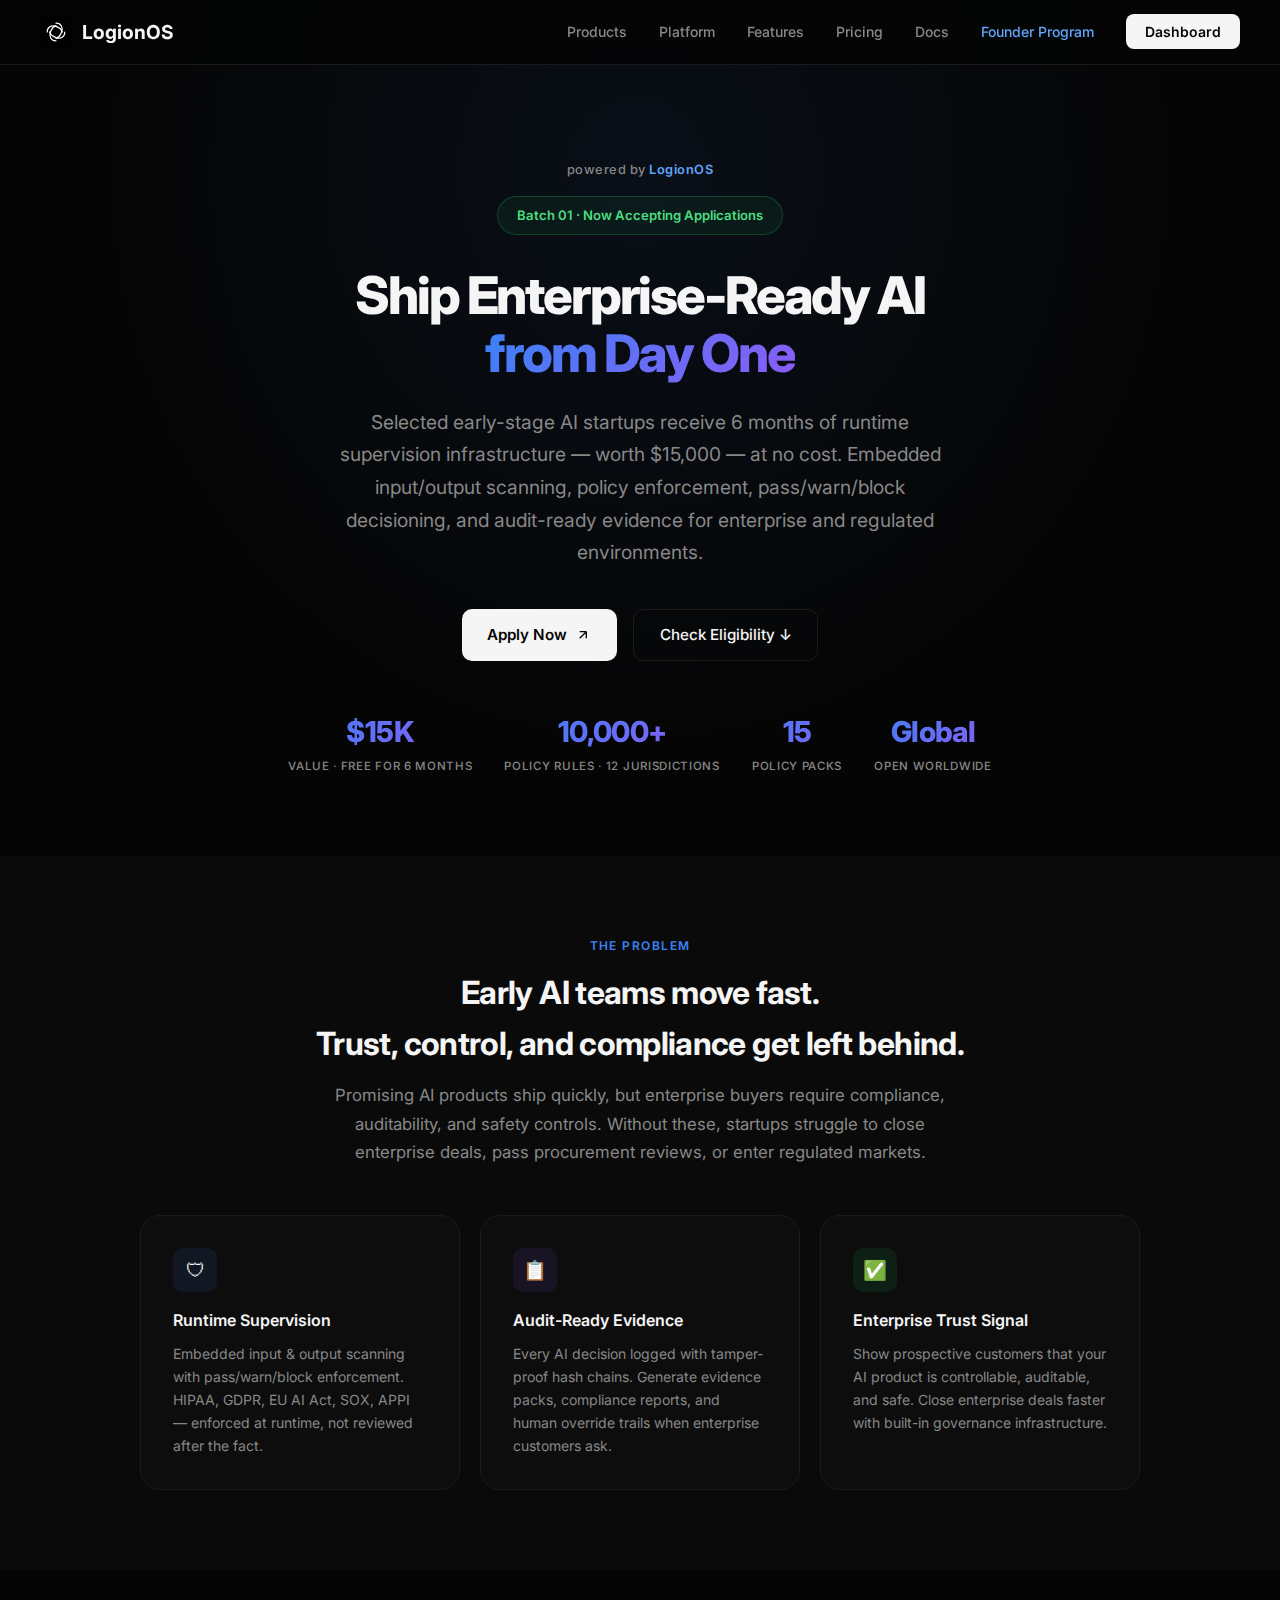
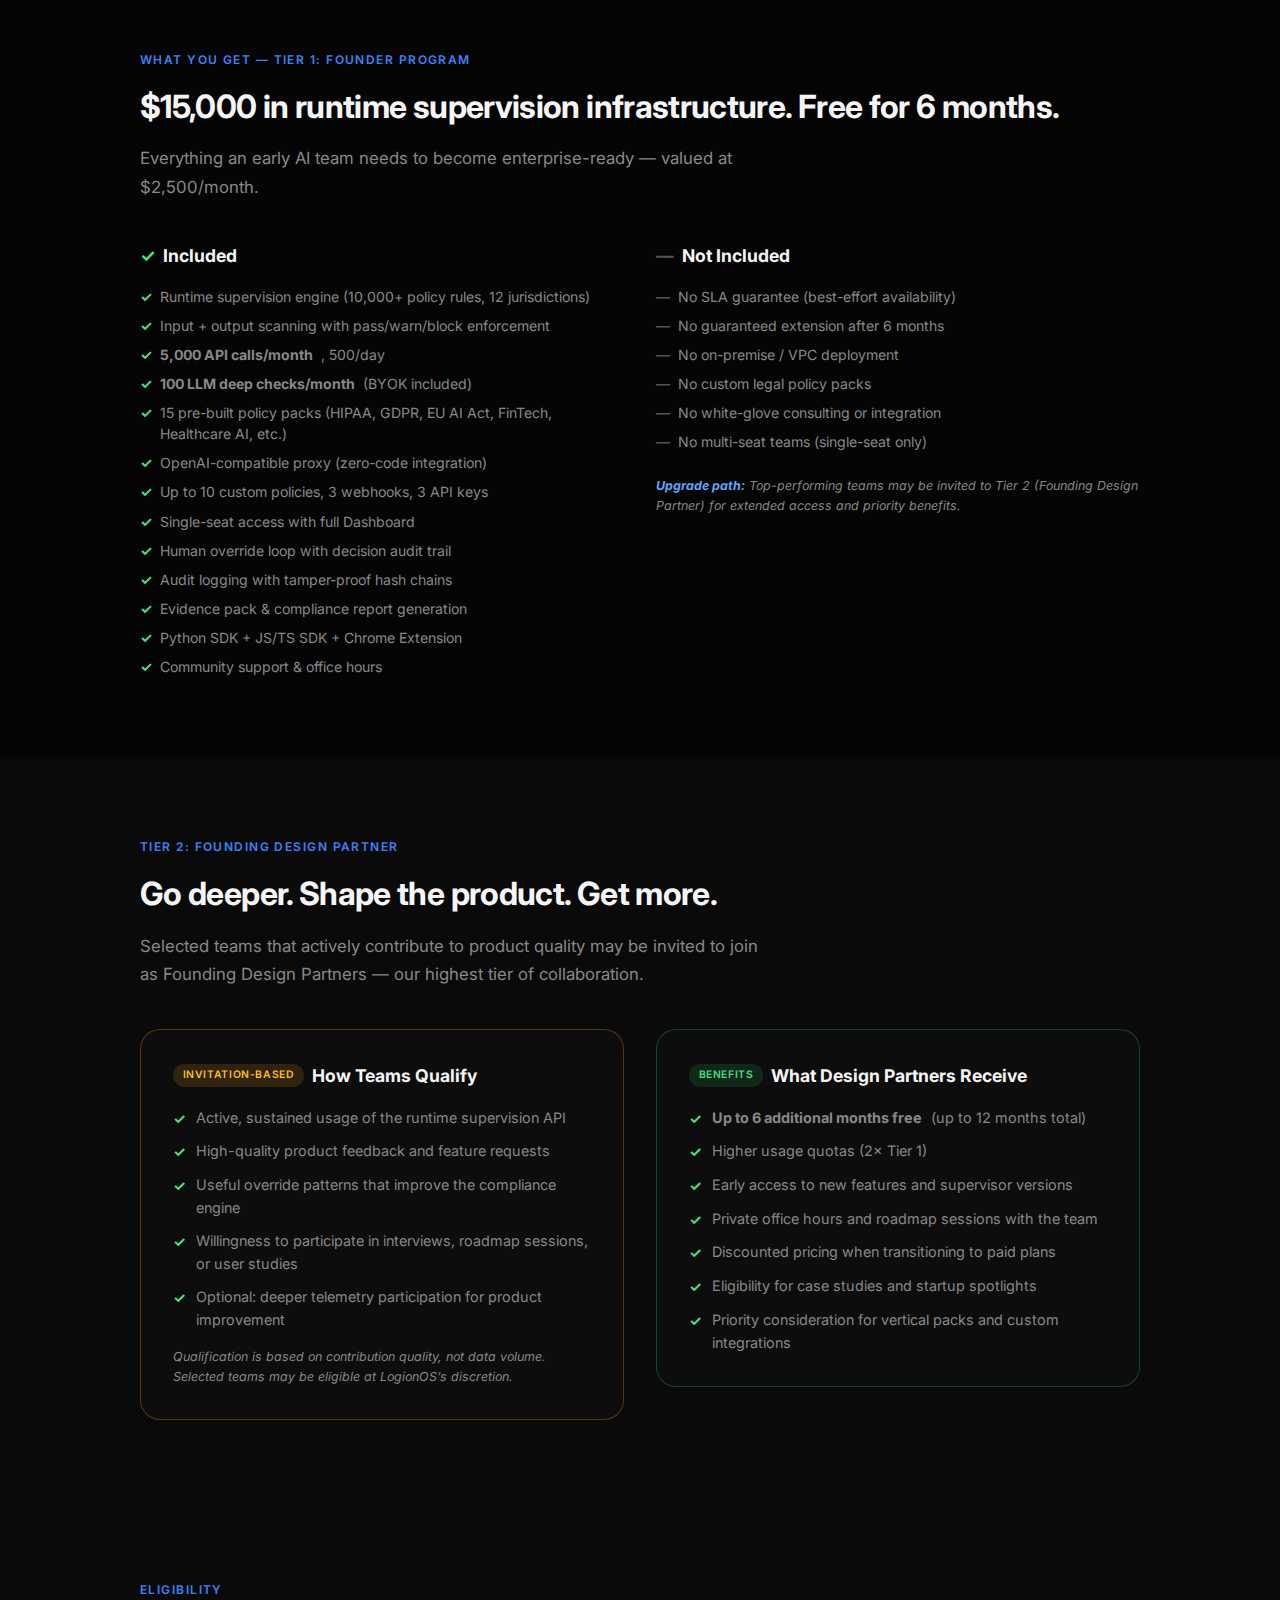
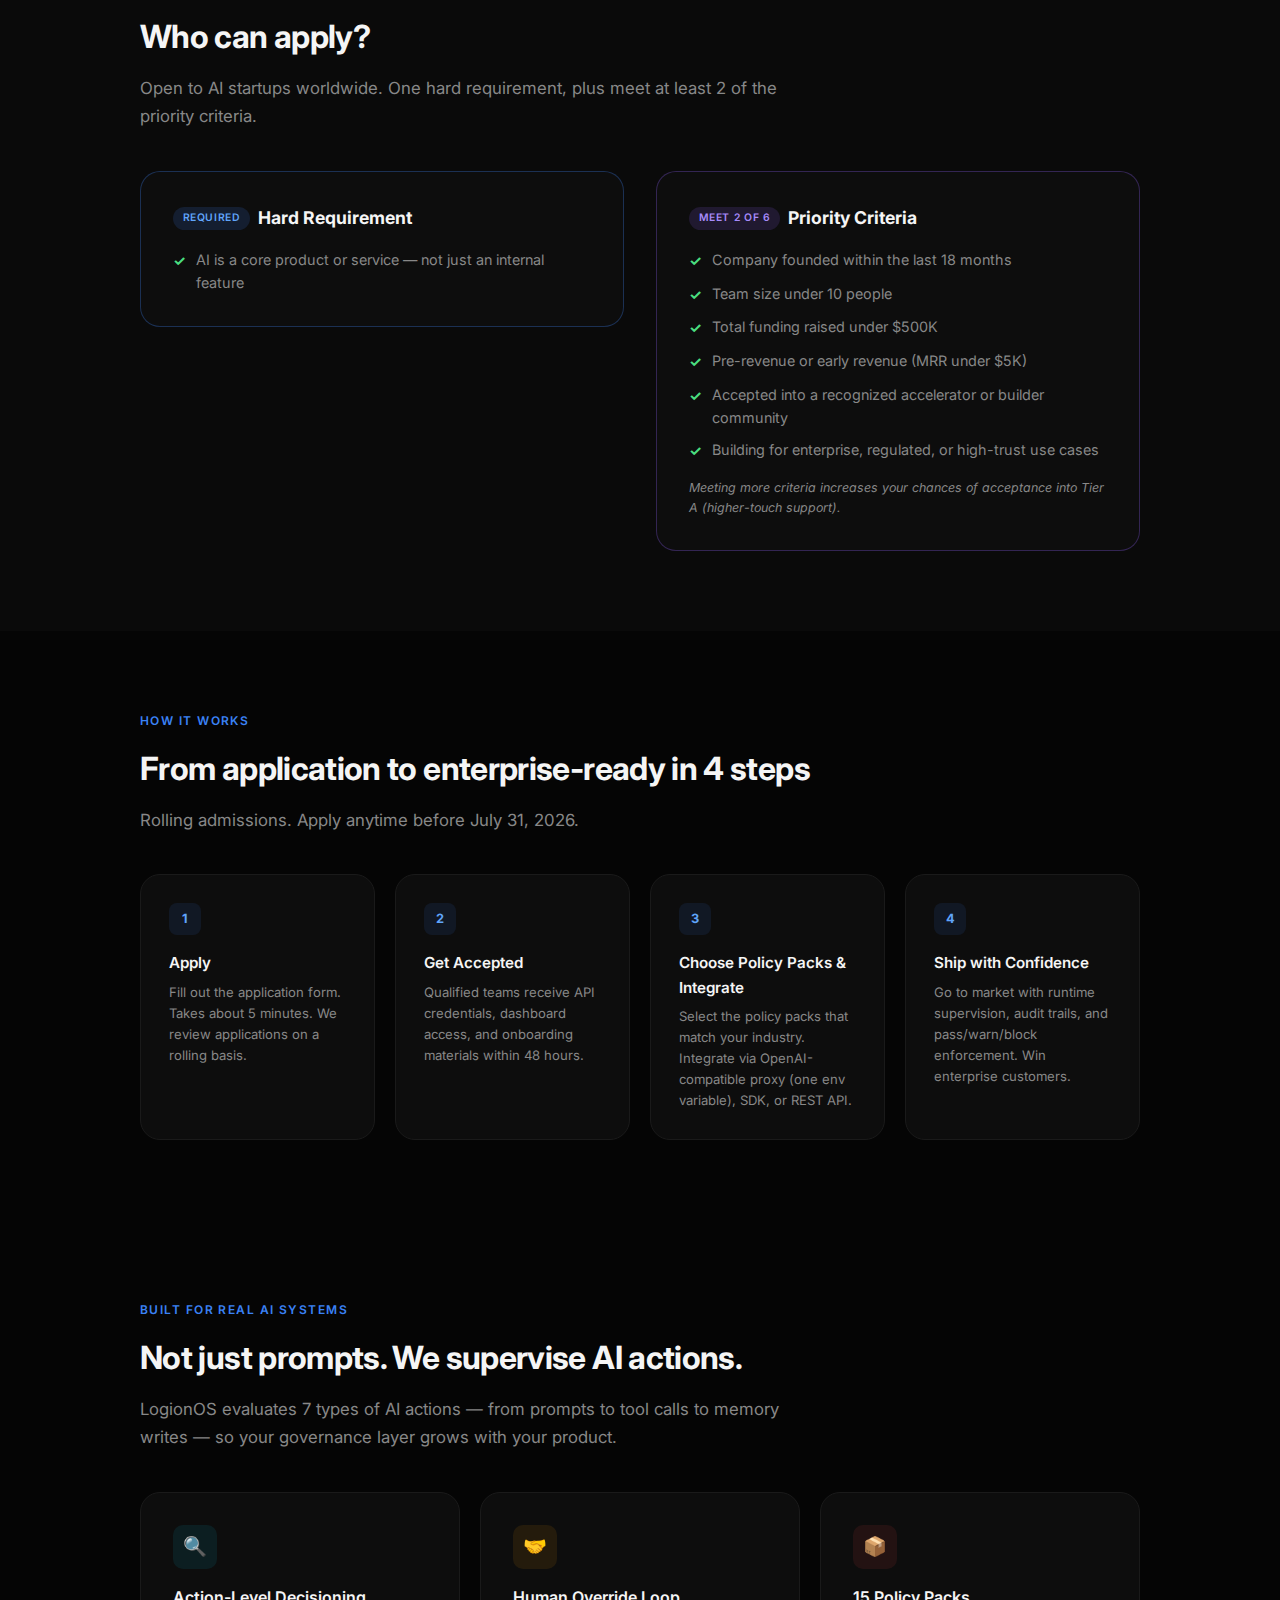
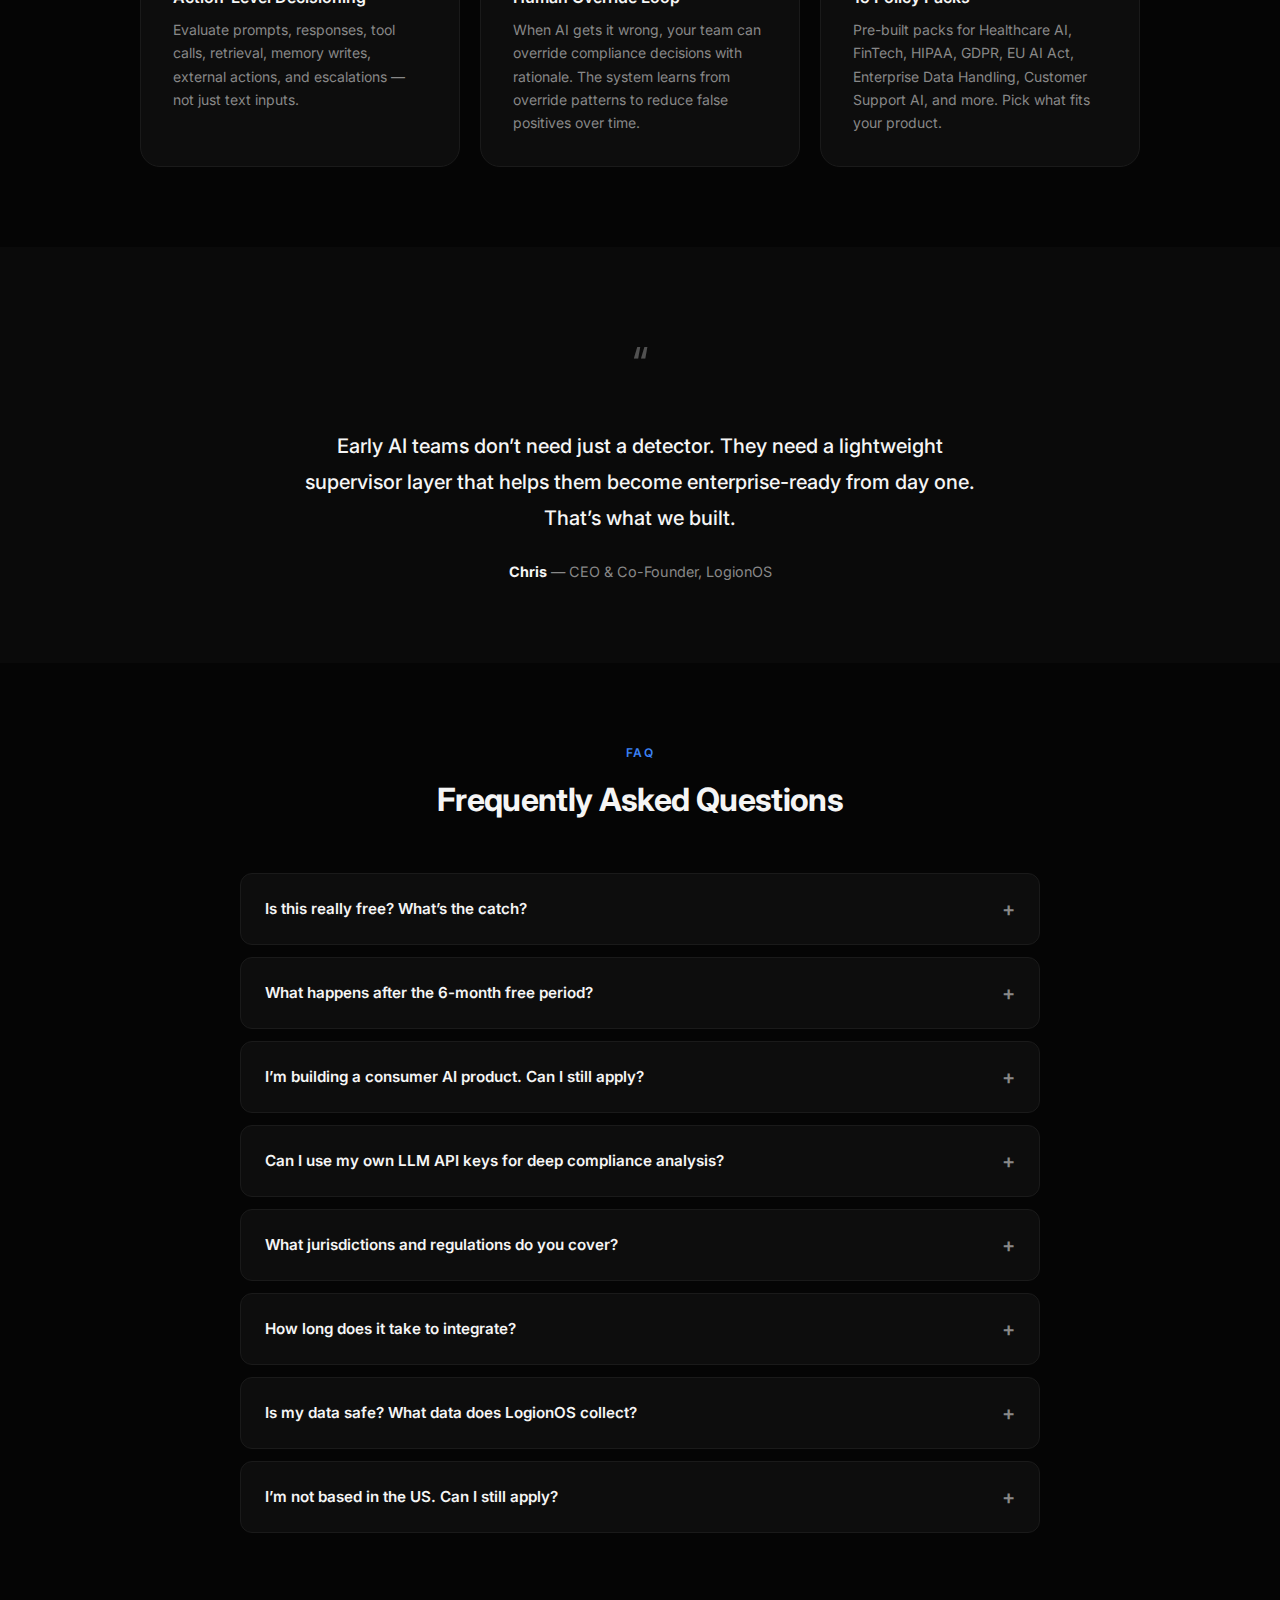
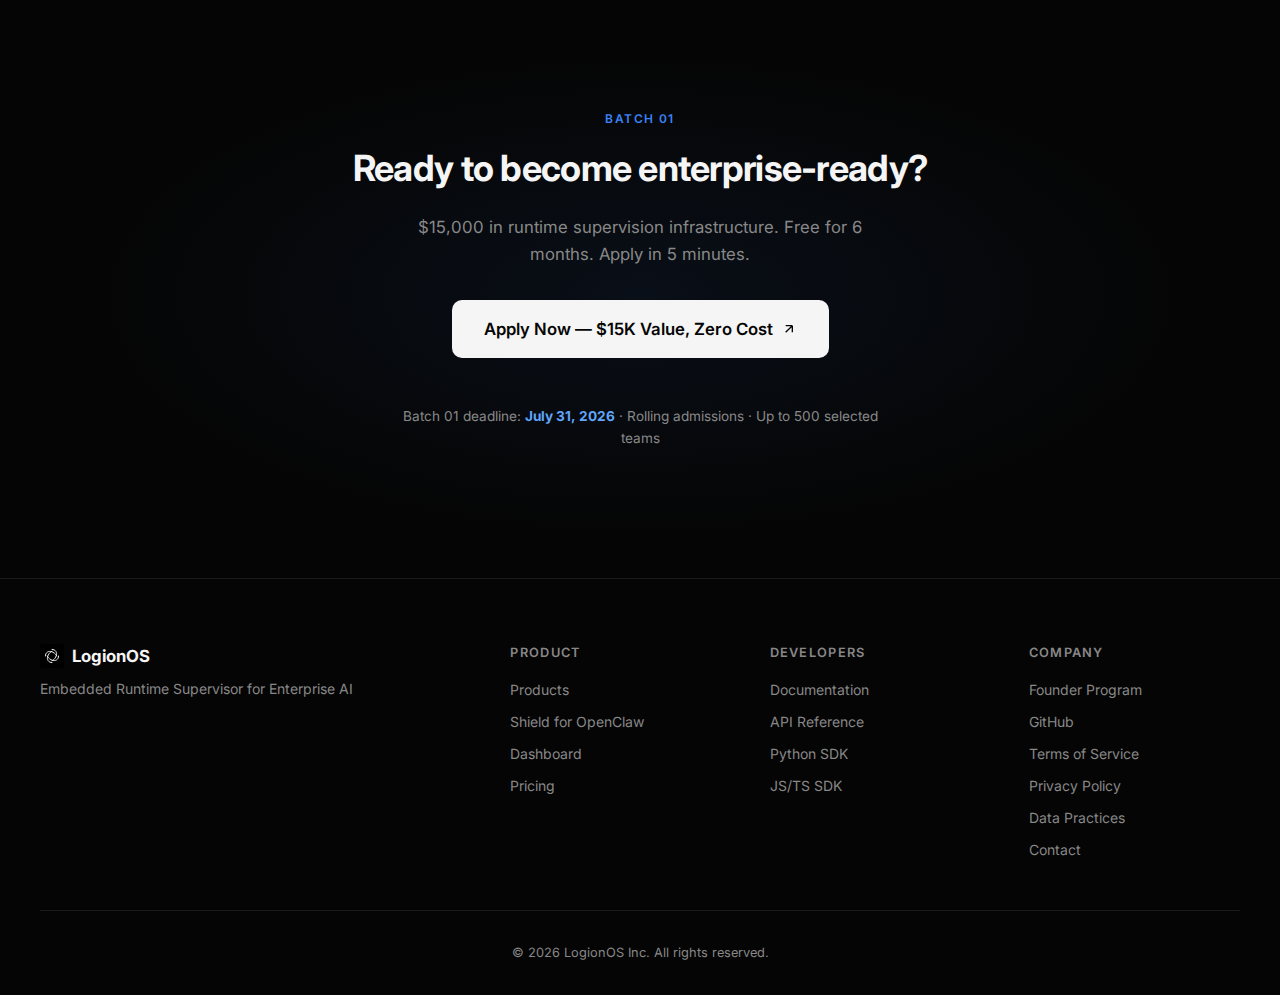
<file: founders.html>
<!DOCTYPE html>
<html lang="en">
<head>
    <meta charset="UTF-8">
    <meta name="viewport" content="width=device-width, initial-scale=1.0">
    <title>Enterprise-Ready AI Founder Program — powered by LogionOS</title>
    <meta name="description" content="Free 6-month access to LogionOS for early-stage AI startups. Become enterprise-ready from day one — runtime compliance, audit trails, and safety controls. Up to 500 selected teams globally. Apply now.">
    <link rel="canonical" href="https://logionos.com/founders.html">
    <meta property="og:title" content="Enterprise-Ready AI Founder Program — powered by LogionOS">
    <meta property="og:description" content="Selected early-stage AI startups get free 6-month access to compliance, audit, and safety infrastructure. Become enterprise-ready from day one.">
    <meta property="og:type" content="website">
    <meta property="og:url" content="https://logionos.com/founders.html">
    <meta property="og:site_name" content="LogionOS">
    <meta name="twitter:card" content="summary_large_image">
    <meta name="twitter:title" content="Enterprise-Ready AI Founder Program — powered by LogionOS">
    <meta name="twitter:description" content="Free 6-month access to compliance, audit, and safety infrastructure for early AI teams. Apply now.">
    <link rel="preconnect" href="https://fonts.googleapis.com">
    <link rel="preconnect" href="https://fonts.gstatic.com" crossorigin>
    <link href="https://fonts.googleapis.com/css2?family=Inter:wght@300;400;500;600;700;800&family=JetBrains+Mono:wght@400;500&display=swap" rel="stylesheet">
    <link rel="icon" type="image/svg+xml" href="favicon.svg">
    <link rel="stylesheet" href="style.css">
    <style>
        .fp-hero{padding:10rem 2rem 5rem;text-align:center;background:radial-gradient(ellipse at 50% 20%,rgba(59,130,246,.08) 0%,transparent 60%)}
        .fp-hero-container{max-width:820px;margin:0 auto}
        .fp-powered{font-size:.8rem;font-weight:500;color:var(--text-secondary);margin-bottom:1rem;letter-spacing:.04em}
        .fp-powered strong{color:var(--accent-light);font-weight:600}
        .fp-hero h1{font-size:3.25rem;font-weight:800;line-height:1.1;letter-spacing:-.04em;margin-bottom:1.5rem}
        .fp-hero h1 span{background:var(--gradient);-webkit-background-clip:text;-webkit-text-fill-color:transparent;background-clip:text}
        .fp-hero .subtitle{font-size:1.2rem;color:var(--text-secondary);max-width:620px;margin:0 auto 2.5rem;line-height:1.7}
        .fp-badge{display:inline-block;padding:.5rem 1.2rem;background:rgba(34,197,94,.08);border:1px solid rgba(34,197,94,.25);border-radius:100px;font-size:.82rem;font-weight:600;color:#4ade80;margin-bottom:2rem}
        .fp-actions{display:flex;gap:1rem;justify-content:center;flex-wrap:wrap;margin-bottom:3rem}
        .fp-stats{display:flex;align-items:center;justify-content:center;gap:2rem;flex-wrap:wrap}
        .fp-stat{text-align:center}
        .fp-stat-value{display:block;font-size:1.8rem;font-weight:800;letter-spacing:-.02em;background:var(--gradient);-webkit-background-clip:text;-webkit-text-fill-color:transparent;background-clip:text}
        .fp-stat-label{display:block;font-size:.72rem;color:var(--text-secondary);margin-top:.15rem;font-weight:500;text-transform:uppercase;letter-spacing:.06em}

        .fp-section{padding:5rem 2rem}
        .fp-container{max-width:1000px;margin:0 auto}
        .fp-section-title{font-size:2rem;font-weight:700;letter-spacing:-.02em;margin-bottom:.75rem}
        .fp-section-sub{color:var(--text-secondary);font-size:1.05rem;margin-bottom:2.5rem;line-height:1.7;max-width:640px}

        .fp-grid-3{display:grid;grid-template-columns:repeat(3,1fr);gap:1.25rem}
        .fp-card{background:var(--bg-card);border:1px solid var(--border);border-radius:var(--radius-lg);padding:2rem;transition:all .3s}
        .fp-card:hover{border-color:var(--border-hover);background:var(--bg-card-hover)}
        .fp-card-icon{width:44px;height:44px;display:flex;align-items:center;justify-content:center;border-radius:10px;margin-bottom:1rem;font-size:1.2rem}
        .fp-card-icon.blue{background:rgba(59,130,246,.1)}
        .fp-card-icon.purple{background:rgba(139,92,246,.1)}
        .fp-card-icon.green{background:rgba(34,197,94,.1)}
        .fp-card-icon.amber{background:rgba(245,158,11,.1)}
        .fp-card-icon.cyan{background:rgba(6,182,212,.1)}
        .fp-card-icon.red{background:rgba(239,68,68,.1)}
        .fp-card h3{font-size:1rem;font-weight:600;margin-bottom:.5rem}
        .fp-card p{color:var(--text-secondary);font-size:.875rem;line-height:1.65}

        .fp-eligible{display:grid;grid-template-columns:1fr 1fr;gap:2rem;align-items:start}
        .fp-require-box{background:var(--bg-card);border:1px solid rgba(59,130,246,.3);border-radius:var(--radius-lg);padding:2rem}
        .fp-require-box h3{font-size:1.1rem;font-weight:700;margin-bottom:1rem;display:flex;align-items:center;gap:.5rem}
        .fp-require-box h3 .tag{font-size:.65rem;padding:.2rem .6rem;border-radius:100px;font-weight:600;text-transform:uppercase;letter-spacing:.06em}
        .tag-required{background:rgba(59,130,246,.15);color:var(--accent-light)}
        .tag-optional{background:rgba(139,92,246,.15);color:#a78bfa}
        .fp-require-list{list-style:none;display:flex;flex-direction:column;gap:.6rem}
        .fp-require-list li{font-size:.9rem;color:var(--text-secondary);display:flex;align-items:flex-start;gap:.6rem;line-height:1.6}
        .fp-require-list li::before{content:"✓";color:#4ade80;font-weight:700;flex-shrink:0;margin-top:1px}
        .fp-require-note{font-size:.78rem;color:var(--text-secondary);margin-top:1rem;font-style:italic}

        .fp-steps{display:grid;grid-template-columns:repeat(4,1fr);gap:1.25rem;counter-reset:step}
        .fp-step{background:var(--bg-card);border:1px solid var(--border);border-radius:var(--radius-lg);padding:1.75rem;counter-increment:step;position:relative}
        .fp-step::before{content:counter(step);display:flex;align-items:center;justify-content:center;width:32px;height:32px;background:rgba(59,130,246,.1);border-radius:8px;font-size:.8rem;font-weight:700;color:var(--accent-light);margin-bottom:1rem}
        .fp-step h3{font-size:.95rem;font-weight:600;margin-bottom:.4rem}
        .fp-step p{color:var(--text-secondary);font-size:.82rem;line-height:1.6}

        .fp-scope{display:grid;grid-template-columns:1fr 1fr;gap:2rem}
        .fp-scope-col h3{font-size:1.1rem;font-weight:700;margin-bottom:1rem;display:flex;align-items:center;gap:.5rem}
        .fp-scope-list{list-style:none;display:flex;flex-direction:column;gap:.5rem}
        .fp-scope-list li{font-size:.88rem;color:var(--text-secondary);display:flex;align-items:flex-start;gap:.5rem;line-height:1.5}
        .fp-scope-list.included li::before{content:"✓";color:#4ade80;font-weight:700;flex-shrink:0}
        .fp-scope-list.excluded li::before{content:"—";color:#555;font-weight:700;flex-shrink:0}

        .fp-cta-section{padding:6rem 2rem;text-align:center;background:radial-gradient(ellipse at center,rgba(59,130,246,.08) 0%,transparent 60%)}
        .fp-cta-section h2{font-size:2.25rem;font-weight:700;letter-spacing:-.02em;margin-bottom:1rem}
        .fp-cta-section p{color:var(--text-secondary);font-size:1.05rem;margin-bottom:2rem;max-width:500px;margin-left:auto;margin-right:auto}
        .fp-cta-section .fp-deadline{font-size:.85rem;color:var(--text-secondary);margin-top:1.5rem}
        .fp-cta-section .fp-deadline strong{color:var(--accent-light)}

        @media(max-width:768px){
            .fp-hero h1{font-size:2rem}
            .fp-grid-3{grid-template-columns:1fr}
            .fp-eligible{grid-template-columns:1fr}
            .fp-steps{grid-template-columns:repeat(2,1fr)}
            .fp-scope{grid-template-columns:1fr}
            .fp-stats{gap:1.25rem}
            .fp-stat-value{font-size:1.4rem}
        }
        @media(max-width:480px){
            .fp-hero h1{font-size:1.75rem}
            .fp-steps{grid-template-columns:1fr}
        }
    </style>
</head>
<body>
    <!-- Navigation -->
    <nav>
        <div class="nav-container">
            <a href="/" class="logo">
                <span class="logo-icon">
                    <svg viewBox="0 0 40 40" fill="none" xmlns="http://www.w3.org/2000/svg">
                        <rect width="40" height="40" rx="6" fill="#000"/>
                        <path d="M20 12 C20 12, 15 14, 13 20 C11 26, 14 31, 20 31" stroke="white" stroke-width="1.5" stroke-linecap="round" fill="none"/>
                        <path d="M28 20 C28 20, 26 15, 20 13 C14 11, 9 14, 9 20" stroke="white" stroke-width="1.5" stroke-linecap="round" fill="none"/>
                        <path d="M20 28 C20 28, 25 26, 27 20 C29 14, 26 9, 20 9" stroke="white" stroke-width="1.5" stroke-linecap="round" fill="none"/>
                        <path d="M12 20 C12 20, 14 25, 20 27 C26 29, 31 26, 31 20" stroke="white" stroke-width="1.5" stroke-linecap="round" fill="none"/>
                    </svg>
                </span>
                LogionOS
            </a>
            <ul class="nav-links" id="nav-links">
                <li><a href="index.html#products">Products</a></li>
                <li><a href="index.html#platform">Platform</a></li>
                <li><a href="index.html#features">Features</a></li>
                <li><a href="pricing.html">Pricing</a></li>
                <li><a href="docs.html">Docs</a></li>
                <li><a href="founders.html" style="color:var(--accent-light)">Founder Program</a></li>
                <li><a href="https://logionos-dashboard.vercel.app" target="_blank" class="nav-cta">Dashboard</a></li>
            </ul>
            <button class="hamburger" id="hamburger" aria-label="Menu">
                <span></span><span></span><span></span>
            </button>
        </div>
    </nav>

    <!-- Hero -->
    <section class="fp-hero">
        <div class="fp-hero-container">
            <div class="fp-powered">powered by <strong>LogionOS</strong></div>
            <div class="fp-badge">Batch 01 &middot; Now Accepting Applications</div>
            <h1>Ship Enterprise-Ready AI<br><span>from Day One</span></h1>
            <p class="subtitle">Selected early-stage AI startups receive 6 months of runtime supervision infrastructure &mdash; worth $15,000 &mdash; at no cost. Embedded input/output scanning, policy enforcement, pass/warn/block decisioning, and audit-ready evidence for enterprise and regulated environments.</p>
            <div class="fp-actions">
                <a href="#apply" class="btn-primary">
                    Apply Now
                    <svg width="16" height="16" viewBox="0 0 24 24" fill="none" stroke="currentColor" stroke-width="2"><path d="M7 17L17 7M17 7H7M17 7v10"/></svg>
                </a>
                <a href="#eligibility" class="btn-secondary">Check Eligibility &darr;</a>
            </div>
            <div class="fp-stats">
                <div class="fp-stat">
                    <span class="fp-stat-value">$15K</span>
                    <span class="fp-stat-label">Value &middot; Free for 6 Months</span>
                </div>
                <div class="fp-stat">
                    <span class="fp-stat-value">10,000+</span>
                    <span class="fp-stat-label">Policy Rules &middot; 12 Jurisdictions</span>
                </div>
                <div class="fp-stat">
                    <span class="fp-stat-value">15</span>
                    <span class="fp-stat-label">Policy Packs</span>
                </div>
                <div class="fp-stat">
                    <span class="fp-stat-value">Global</span>
                    <span class="fp-stat-label">Open Worldwide</span>
                </div>
            </div>
        </div>
    </section>

    <!-- Why This Program -->
    <section class="fp-section alt-bg">
        <div class="fp-container">
            <div style="text-align:center;margin-bottom:3rem">
                <span class="section-label">The Problem</span>
                <h2 class="fp-section-title" style="max-width:700px;margin:0 auto .75rem">Early AI teams move fast.<br>Trust, control, and compliance get left behind.</h2>
                <p class="fp-section-sub" style="margin:0 auto">Promising AI products ship quickly, but enterprise buyers require compliance, auditability, and safety controls. Without these, startups struggle to close enterprise deals, pass procurement reviews, or enter regulated markets.</p>
            </div>
            <div class="fp-grid-3">
                <div class="fp-card">
                    <div class="fp-card-icon blue">&#x1F6E1;</div>
                    <h3>Runtime Supervision</h3>
                    <p>Embedded input &amp; output scanning with pass/warn/block enforcement. HIPAA, GDPR, EU AI Act, SOX, APPI &mdash; enforced at runtime, not reviewed after the fact.</p>
                </div>
                <div class="fp-card">
                    <div class="fp-card-icon purple">&#x1F4CB;</div>
                    <h3>Audit-Ready Evidence</h3>
                    <p>Every AI decision logged with tamper-proof hash chains. Generate evidence packs, compliance reports, and human override trails when enterprise customers ask.</p>
                </div>
                <div class="fp-card">
                    <div class="fp-card-icon green">&#x2705;</div>
                    <h3>Enterprise Trust Signal</h3>
                    <p>Show prospective customers that your AI product is controllable, auditable, and safe. Close enterprise deals faster with built-in governance infrastructure.</p>
                </div>
            </div>
        </div>
    </section>

    <!-- What You Get -->
    <section class="fp-section" id="benefits">
        <div class="fp-container">
            <span class="section-label">What You Get &mdash; Tier 1: Founder Program</span>
            <h2 class="fp-section-title">$15,000 in runtime supervision infrastructure. Free for 6 months.</h2>
            <p class="fp-section-sub">Everything an early AI team needs to become enterprise-ready &mdash; valued at $2,500/month.</p>
            <div class="fp-scope">
                <div class="fp-scope-col">
                    <h3><span style="color:#4ade80">&#x2713;</span> Included</h3>
                    <ul class="fp-scope-list included">
                        <li>Runtime supervision engine (10,000+ policy rules, 12 jurisdictions)</li>
                        <li>Input + output scanning with pass/warn/block enforcement</li>
                        <li><strong>5,000 API calls/month</strong>, 500/day</li>
                        <li><strong>100 LLM deep checks/month</strong> (BYOK included)</li>
                        <li>15 pre-built policy packs (HIPAA, GDPR, EU AI Act, FinTech, Healthcare AI, etc.)</li>
                        <li>OpenAI-compatible proxy (zero-code integration)</li>
                        <li>Up to 10 custom policies, 3 webhooks, 3 API keys</li>
                        <li>Single-seat access with full Dashboard</li>
                        <li>Human override loop with decision audit trail</li>
                        <li>Audit logging with tamper-proof hash chains</li>
                        <li>Evidence pack &amp; compliance report generation</li>
                        <li>Python SDK + JS/TS SDK + Chrome Extension</li>
                        <li>Community support &amp; office hours</li>
                    </ul>
                </div>
                <div class="fp-scope-col">
                    <h3><span style="color:#555">&mdash;</span> Not Included</h3>
                    <ul class="fp-scope-list excluded">
                        <li>No SLA guarantee (best-effort availability)</li>
                        <li>No guaranteed extension after 6 months</li>
                        <li>No on-premise / VPC deployment</li>
                        <li>No custom legal policy packs</li>
                        <li>No white-glove consulting or integration</li>
                        <li>No multi-seat teams (single-seat only)</li>
                    </ul>
                    <p class="fp-require-note" style="margin-top:1.5rem">
                        <strong style="color:var(--accent-light)">Upgrade path:</strong> Top-performing teams may be invited to Tier 2 (Founding Design Partner) for extended access and priority benefits.
                    </p>
                </div>
            </div>
        </div>
    </section>

    <!-- Tier 2: Founding Design Partner -->
    <section class="fp-section alt-bg" id="design-partner">
        <div class="fp-container">
            <span class="section-label">Tier 2: Founding Design Partner</span>
            <h2 class="fp-section-title">Go deeper. Shape the product. Get more.</h2>
            <p class="fp-section-sub">Selected teams that actively contribute to product quality may be invited to join as Founding Design Partners &mdash; our highest tier of collaboration.</p>
            <div class="fp-eligible">
                <div class="fp-require-box" style="border-color:rgba(245,158,11,.3)">
                    <h3><span class="tag" style="background:rgba(245,158,11,.15);color:#fbbf24">Invitation-Based</span> How Teams Qualify</h3>
                    <ul class="fp-require-list">
                        <li>Active, sustained usage of the runtime supervision API</li>
                        <li>High-quality product feedback and feature requests</li>
                        <li>Useful override patterns that improve the compliance engine</li>
                        <li>Willingness to participate in interviews, roadmap sessions, or user studies</li>
                        <li>Optional: deeper telemetry participation for product improvement</li>
                    </ul>
                    <p class="fp-require-note">Qualification is based on contribution quality, not data volume. Selected teams may be eligible at LogionOS&rsquo;s discretion.</p>
                </div>
                <div class="fp-require-box" style="border-color:rgba(34,197,94,.3)">
                    <h3><span class="tag" style="background:rgba(34,197,94,.15);color:#4ade80">Benefits</span> What Design Partners Receive</h3>
                    <ul class="fp-require-list">
                        <li><strong>Up to 6 additional months free</strong> (up to 12 months total)</li>
                        <li>Higher usage quotas (2&times; Tier 1)</li>
                        <li>Early access to new features and supervisor versions</li>
                        <li>Private office hours and roadmap sessions with the team</li>
                        <li>Discounted pricing when transitioning to paid plans</li>
                        <li>Eligibility for case studies and startup spotlights</li>
                        <li>Priority consideration for vertical packs and custom integrations</li>
                    </ul>
                </div>
            </div>
        </div>
    </section>

    <!-- Eligibility -->
    <section class="fp-section alt-bg" id="eligibility">
        <div class="fp-container">
            <span class="section-label">Eligibility</span>
            <h2 class="fp-section-title">Who can apply?</h2>
            <p class="fp-section-sub">Open to AI startups worldwide. One hard requirement, plus meet at least 2 of the priority criteria.</p>
            <div class="fp-eligible">
                <div class="fp-require-box">
                    <h3><span class="tag tag-required">Required</span> Hard Requirement</h3>
                    <ul class="fp-require-list">
                        <li>AI is a core product or service &mdash; not just an internal feature</li>
                    </ul>
                </div>
                <div class="fp-require-box" style="border-color:rgba(139,92,246,.3)">
                    <h3><span class="tag tag-optional">Meet 2 of 6</span> Priority Criteria</h3>
                    <ul class="fp-require-list">
                        <li>Company founded within the last 18 months</li>
                        <li>Team size under 10 people</li>
                        <li>Total funding raised under $500K</li>
                        <li>Pre-revenue or early revenue (MRR under $5K)</li>
                        <li>Accepted into a recognized accelerator or builder community</li>
                        <li>Building for enterprise, regulated, or high-trust use cases</li>
                    </ul>
                    <p class="fp-require-note">Meeting more criteria increases your chances of acceptance into Tier A (higher-touch support).</p>
                </div>
            </div>
        </div>
    </section>

    <!-- How It Works -->
    <section class="fp-section">
        <div class="fp-container">
            <span class="section-label">How It Works</span>
            <h2 class="fp-section-title">From application to enterprise-ready in 4 steps</h2>
            <p class="fp-section-sub">Rolling admissions. Apply anytime before July 31, 2026.</p>
            <div class="fp-steps">
                <div class="fp-step">
                    <h3>Apply</h3>
                    <p>Fill out the application form. Takes about 5 minutes. We review applications on a rolling basis.</p>
                </div>
                <div class="fp-step">
                    <h3>Get Accepted</h3>
                    <p>Qualified teams receive API credentials, dashboard access, and onboarding materials within 48 hours.</p>
                </div>
                <div class="fp-step">
                    <h3>Choose Policy Packs &amp; Integrate</h3>
                    <p>Select the policy packs that match your industry. Integrate via OpenAI-compatible proxy (one env variable), SDK, or REST API.</p>
                </div>
                <div class="fp-step">
                    <h3>Ship with Confidence</h3>
                    <p>Go to market with runtime supervision, audit trails, and pass/warn/block enforcement. Win enterprise customers.</p>
                </div>
            </div>
        </div>
    </section>

    <!-- Built for Real AI Systems -->
    <section class="fp-section" id="capabilities">
        <div class="fp-container">
            <span class="section-label">Built for Real AI Systems</span>
            <h2 class="fp-section-title">Not just prompts. We supervise AI actions.</h2>
            <p class="fp-section-sub">LogionOS evaluates 7 types of AI actions &mdash; from prompts to tool calls to memory writes &mdash; so your governance layer grows with your product.</p>
            <div class="fp-grid-3">
                <div class="fp-card">
                    <div class="fp-card-icon cyan">&#x1F50D;</div>
                    <h3>Action-Level Decisioning</h3>
                    <p>Evaluate prompts, responses, tool calls, retrieval, memory writes, external actions, and escalations &mdash; not just text inputs.</p>
                </div>
                <div class="fp-card">
                    <div class="fp-card-icon amber">&#x1F91D;</div>
                    <h3>Human Override Loop</h3>
                    <p>When AI gets it wrong, your team can override compliance decisions with rationale. The system learns from override patterns to reduce false positives over time.</p>
                </div>
                <div class="fp-card">
                    <div class="fp-card-icon red">&#x1F4E6;</div>
                    <h3>15 Policy Packs</h3>
                    <p>Pre-built packs for Healthcare AI, FinTech, HIPAA, GDPR, EU AI Act, Enterprise Data Handling, Customer Support AI, and more. Pick what fits your product.</p>
                </div>
            </div>
        </div>
    </section>

    <!-- Founder Voice / Quote -->
    <section class="fp-section alt-bg" style="text-align:center">
        <div class="fp-container" style="max-width:700px">
            <div style="font-size:3rem;margin-bottom:1.5rem;opacity:.3">&ldquo;</div>
            <p style="font-size:1.25rem;font-weight:500;line-height:1.8;margin-bottom:1.5rem">Early AI teams don&rsquo;t need just a detector. They need a lightweight supervisor layer that helps them become enterprise-ready from day one. That&rsquo;s what we built.</p>
            <p style="color:var(--text-secondary);font-size:.9rem"><strong style="color:var(--text)">Chris</strong> &mdash; CEO &amp; Co-Founder, LogionOS</p>
        </div>
    </section>

    <!-- FAQ -->
    <section class="fp-section" id="faq">
        <div class="fp-container" style="max-width:800px">
            <div style="text-align:center;margin-bottom:3rem">
                <span class="section-label">FAQ</span>
                <h2 class="fp-section-title">Frequently Asked Questions</h2>
            </div>
            <div class="faq-list">
                <details class="faq-item">
                    <summary>Is this really free? What&rsquo;s the catch?</summary>
                    <div class="faq-answer">
                        <p>Yes. The Founder Program provides $15,000 worth of runtime supervision infrastructure ($2,500/month) at no cost for 6 months. No credit card required. In return, we ask for product feedback and the opportunity to share your story as a case study (with your permission). After 6 months, you can continue on a paid plan at a founder discount or export your data.</p>
                    </div>
                </details>
                <details class="faq-item">
                    <summary>What happens after the 6-month free period?</summary>
                    <div class="faq-answer">
                        <p>You&rsquo;ll have the option to continue on a paid plan (with a founder discount), or you can export your audit logs and compliance data. There is no lock-in and no surprise charges.</p>
                    </div>
                </details>
                <details class="faq-item">
                    <summary>I&rsquo;m building a consumer AI product. Can I still apply?</summary>
                    <div class="faq-answer">
                        <p>Yes, as long as AI is your core product. However, teams building for enterprise, regulated, or high-trust use cases will be prioritized. Consumer AI products that handle personal data, health data, or financial data are also a great fit.</p>
                    </div>
                </details>
                <details class="faq-item">
                    <summary>Can I use my own LLM API keys for deep compliance analysis?</summary>
                    <div class="faq-answer">
                        <p>Yes. Our BYOK (Bring Your Own Key) feature lets you connect your own OpenAI, Anthropic, or other LLM API keys for deeper compliance analysis. The core rule engine runs without any LLM dependency.</p>
                    </div>
                </details>
                <details class="faq-item">
                    <summary>What jurisdictions and regulations do you cover?</summary>
                    <div class="faq-answer">
                        <p>LogionOS covers 10,000+ compiled policy rules across 12 jurisdictions: US, EU, Japan, UK, Singapore, Hong Kong, Canada, South Korea, Australia, India, Brazil, and China. 15 pre-built policy packs are available for specific verticals and frameworks including Healthcare AI, FinTech AI, HIPAA, GDPR, EU AI Act, and more.</p>
                    </div>
                </details>
                <details class="faq-item">
                    <summary>How long does it take to integrate?</summary>
                    <div class="faq-answer">
                        <p>Most teams integrate in under 30 minutes. The fastest path is our OpenAI-compatible proxy &mdash; change one environment variable and all AI inputs and outputs are supervised automatically. We also offer Python/JS SDKs, ASGI middleware, and a REST API for more granular control.</p>
                    </div>
                </details>
                <details class="faq-item">
                    <summary>Is my data safe? What data does LogionOS collect?</summary>
                    <div class="faq-answer">
                        <p><strong>By default, we do not use your raw prompts or outputs for training. Training requires explicit opt-in.</strong></p>
                        <p>LogionOS processes compliance checks in real-time and stores audit decision logs (not raw content). We separate data into three categories:</p>
                        <ul style="color:var(--text-secondary);font-size:.88rem;line-height:1.7;padding-left:1.2rem">
                            <li><strong>Service telemetry</strong> &mdash; required for operation (latency, action type, jurisdiction)</li>
                            <li><strong>Product analytics</strong> &mdash; aggregated, anonymized usage patterns (opt-out available)</li>
                            <li><strong>Training data</strong> &mdash; explicit opt-in only; never automatic, even in the Founder Program</li>
                        </ul>
                        <p>You can run in <strong>no-training mode</strong> or <strong>metadata-only mode</strong> at any time. We do not sell or share your data with third parties. See our <a href="data-practices.html" style="color:var(--accent-light)">Data Practices</a> page for full details.</p>
                    </div>
                </details>
                <details class="faq-item">
                    <summary>I&rsquo;m not based in the US. Can I still apply?</summary>
                    <div class="faq-answer">
                        <p>Absolutely. This is a global program. We welcome teams from any country. Our platform supports regulations across 12 jurisdictions (US, EU, Japan, UK, Singapore, Hong Kong, Canada, South Korea, Australia, India, Brazil, China), and our team speaks English, Chinese, and Japanese.</p>
                    </div>
                </details>
            </div>
        </div>
    </section>

    <!-- Apply CTA -->
    <section class="fp-cta-section" id="apply">
        <div style="max-width:600px;margin:0 auto">
            <span class="section-label">Batch 01</span>
            <h2>Ready to become enterprise-ready?</h2>
            <p>$15,000 in runtime supervision infrastructure. Free for 6 months. Apply in 5 minutes.</p>
            <div class="fp-actions">
                <a href="https://tally.so/r/81PDpz" target="_blank" class="btn-primary" style="font-size:1.05rem;padding:1rem 2rem">
                    Apply Now &mdash; $15K Value, Zero Cost
                    <svg width="16" height="16" viewBox="0 0 24 24" fill="none" stroke="currentColor" stroke-width="2"><path d="M7 17L17 7M17 7H7M17 7v10"/></svg>
                </a>
            </div>
            <p class="fp-deadline">Batch 01 deadline: <strong>July 31, 2026</strong> &middot; Rolling admissions &middot; Up to 500 selected teams</p>
        </div>
    </section>

    <!-- Footer -->
    <footer>
        <div class="footer-container">
            <div class="footer-grid">
                <div class="footer-brand">
                    <div class="footer-logo">
                        <svg viewBox="0 0 40 40" fill="none" xmlns="http://www.w3.org/2000/svg" style="width:24px;height:24px">
                            <rect width="40" height="40" rx="6" fill="#000"/>
                            <path d="M20 12 C20 12, 15 14, 13 20 C11 26, 14 31, 20 31" stroke="white" stroke-width="1.5" stroke-linecap="round" fill="none"/>
                            <path d="M28 20 C28 20, 26 15, 20 13 C14 11, 9 14, 9 20" stroke="white" stroke-width="1.5" stroke-linecap="round" fill="none"/>
                            <path d="M20 28 C20 28, 25 26, 27 20 C29 14, 26 9, 20 9" stroke="white" stroke-width="1.5" stroke-linecap="round" fill="none"/>
                            <path d="M12 20 C12 20, 14 25, 20 27 C26 29, 31 26, 31 20" stroke="white" stroke-width="1.5" stroke-linecap="round" fill="none"/>
                        </svg>
                        LogionOS
                    </div>
                    <p>Embedded Runtime Supervisor for Enterprise AI</p>
                </div>
                <div class="footer-col">
                    <h4>Product</h4>
                    <a href="index.html#products">Products</a>
                    <a href="shield.html">Shield for OpenClaw</a>
                    <a href="https://logionos-dashboard.vercel.app" target="_blank">Dashboard</a>
                    <a href="pricing.html">Pricing</a>
                </div>
                <div class="footer-col">
                    <h4>Developers</h4>
                    <a href="docs.html">Documentation</a>
                    <a href="https://logionos-api.onrender.com/docs" target="_blank">API Reference</a>
                    <a href="https://github.com/LogionOS/logionos-python" target="_blank">Python SDK</a>
                    <a href="https://github.com/LogionOS/logionos-js" target="_blank">JS/TS SDK</a>
                </div>
                <div class="footer-col">
                    <h4>Company</h4>
                    <a href="founders.html">Founder Program</a>
                    <a href="https://github.com/LogionOS" target="_blank">GitHub</a>
                    <a href="terms.html">Terms of Service</a>
                    <a href="privacy.html">Privacy Policy</a>
                    <a href="data-practices.html">Data Practices</a>
                    <a href="mailto:chris@logionos.com">Contact</a>
                </div>
            </div>
            <div class="footer-bottom">
                <span>&copy; 2026 LogionOS Inc. All rights reserved.</span>
            </div>
        </div>
    </footer>

    <script>
        document.querySelectorAll('a[href^="#"]').forEach(a => {
            a.addEventListener('click', e => {
                e.preventDefault();
                const t = document.querySelector(a.getAttribute('href'));
                if (t) t.scrollIntoView({ behavior: 'smooth', block: 'start' });
            });
        });
        document.getElementById('hamburger').addEventListener('click', () => {
            document.getElementById('nav-links').classList.toggle('open');
        });
    </script>
</body>
</html>
</file>
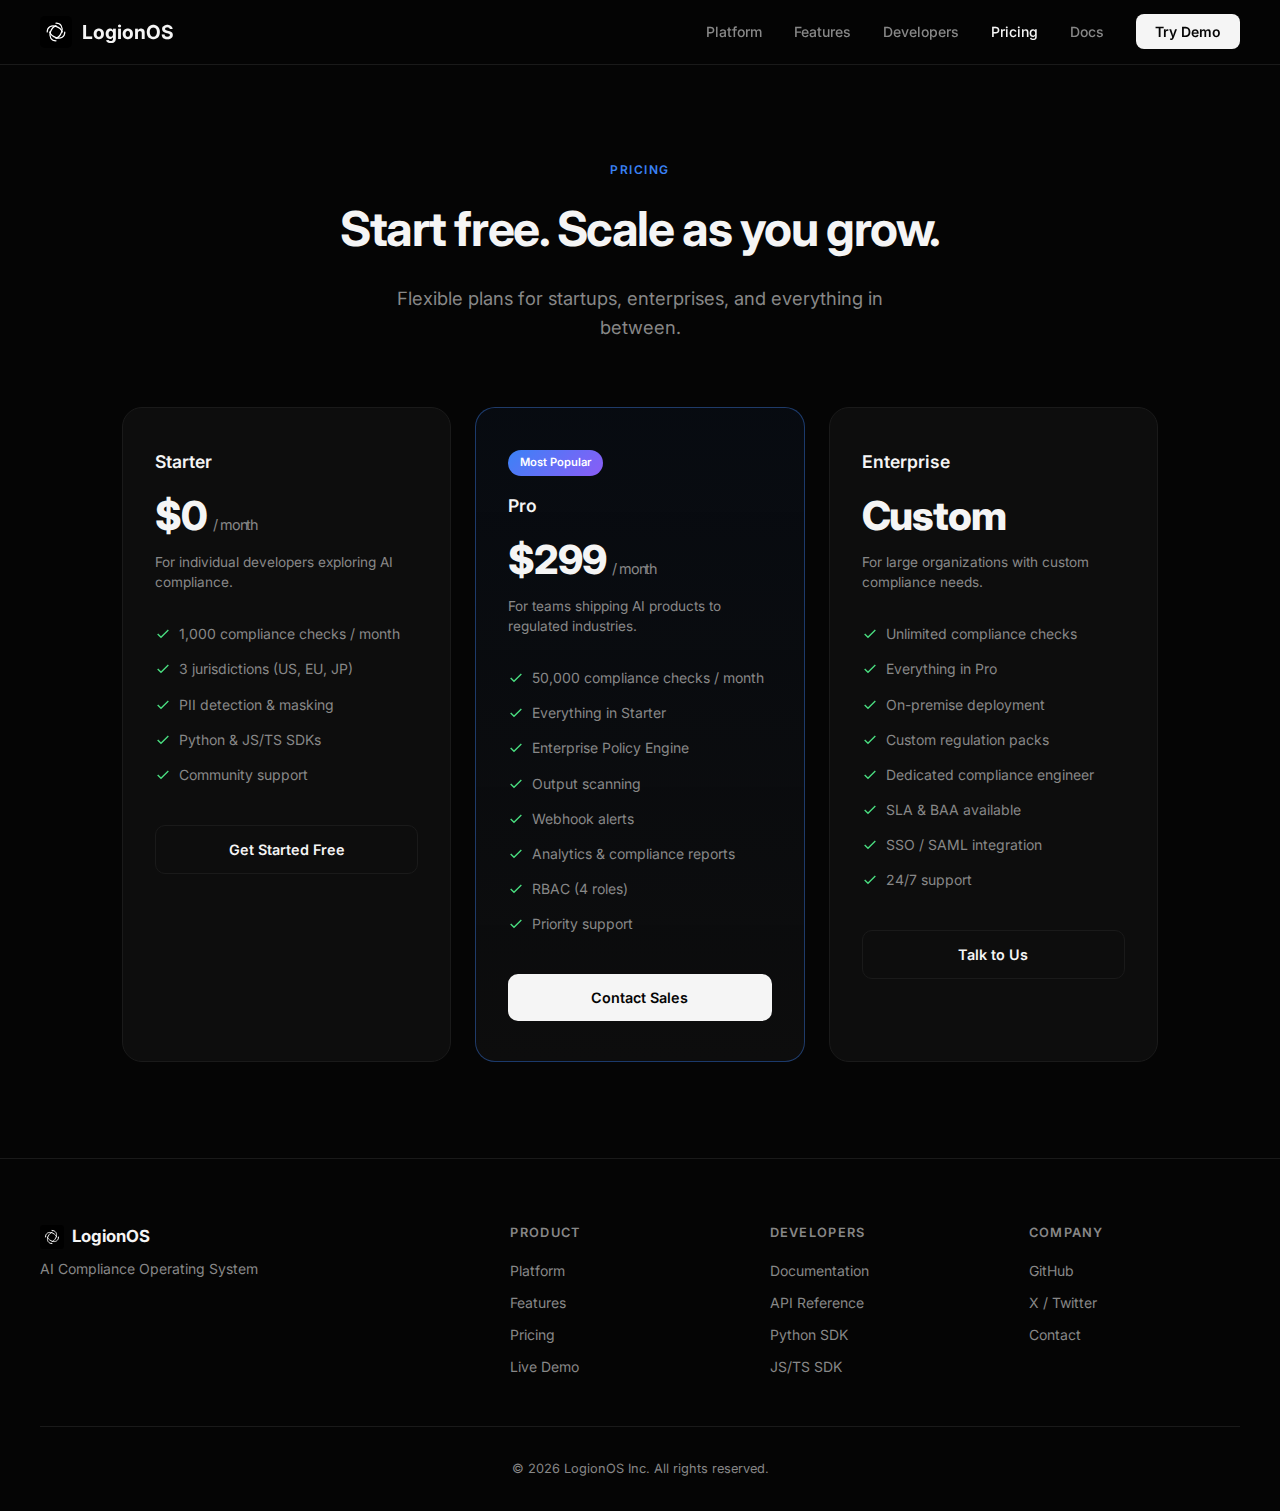
<file: pricing.html>
<!DOCTYPE html>
<html lang="en">
<head>
    <meta charset="UTF-8">
    <meta name="viewport" content="width=device-width, initial-scale=1.0">
    <title>Pricing — LogionOS</title>
    <meta name="description" content="LogionOS pricing plans. Start free, scale to enterprise.">
    <link rel="preconnect" href="https://fonts.googleapis.com">
    <link rel="preconnect" href="https://fonts.gstatic.com" crossorigin>
    <link href="https://fonts.googleapis.com/css2?family=Inter:wght@300;400;500;600;700;800&family=JetBrains+Mono:wght@400;500&display=swap" rel="stylesheet">
    <link rel="stylesheet" href="style.css">
</head>
<body>
    <!-- Navigation -->
    <nav>
        <div class="nav-container">
            <a href="/" class="logo">
                <span class="logo-icon">
                    <svg viewBox="0 0 40 40" fill="none" xmlns="http://www.w3.org/2000/svg">
                        <rect width="40" height="40" rx="6" fill="#000"/>
                        <path d="M20 12 C20 12, 15 14, 13 20 C11 26, 14 31, 20 31" stroke="white" stroke-width="1.5" stroke-linecap="round" fill="none"/>
                        <path d="M28 20 C28 20, 26 15, 20 13 C14 11, 9 14, 9 20" stroke="white" stroke-width="1.5" stroke-linecap="round" fill="none"/>
                        <path d="M20 28 C20 28, 25 26, 27 20 C29 14, 26 9, 20 9" stroke="white" stroke-width="1.5" stroke-linecap="round" fill="none"/>
                        <path d="M12 20 C12 20, 14 25, 20 27 C26 29, 31 26, 31 20" stroke="white" stroke-width="1.5" stroke-linecap="round" fill="none"/>
                    </svg>
                </span>
                LogionOS
            </a>
            <ul class="nav-links" id="nav-links">
                <li><a href="index.html#platform">Platform</a></li>
                <li><a href="index.html#features">Features</a></li>
                <li><a href="index.html#developers">Developers</a></li>
                <li><a href="pricing.html" style="color:var(--text)">Pricing</a></li>
                <li><a href="docs.html">Docs</a></li>
                <li><a href="https://logionos-compliance-engine.streamlit.app/" target="_blank" class="nav-cta">Try Demo</a></li>
            </ul>
            <button class="hamburger" id="hamburger" aria-label="Menu">
                <span></span><span></span><span></span>
            </button>
        </div>
    </nav>

    <!-- Pricing Hero -->
    <section class="pricing-hero">
        <span class="section-label">Pricing</span>
        <h1>Start free. Scale as you grow.</h1>
        <p>Flexible plans for startups, enterprises, and everything in between.</p>
    </section>

    <!-- Pricing Cards -->
    <div class="pricing-grid">
        <div class="pricing-card">
            <div class="pricing-name">Starter</div>
            <div class="pricing-price">$0 <span>/ month</span></div>
            <div class="pricing-desc">For individual developers exploring AI compliance.</div>
            <ul class="pricing-features">
                <li>1,000 compliance checks / month</li>
                <li>3 jurisdictions (US, EU, JP)</li>
                <li>PII detection &amp; masking</li>
                <li>Python &amp; JS/TS SDKs</li>
                <li>Community support</li>
            </ul>
            <a href="https://logionos-compliance-engine.streamlit.app/" target="_blank" class="pricing-cta secondary">Get Started Free</a>
        </div>

        <div class="pricing-card featured">
            <div class="pricing-badge">Most Popular</div>
            <div class="pricing-name">Pro</div>
            <div class="pricing-price">$299 <span>/ month</span></div>
            <div class="pricing-desc">For teams shipping AI products to regulated industries.</div>
            <ul class="pricing-features">
                <li>50,000 compliance checks / month</li>
                <li>Everything in Starter</li>
                <li>Enterprise Policy Engine</li>
                <li>Output scanning</li>
                <li>Webhook alerts</li>
                <li>Analytics &amp; compliance reports</li>
                <li>RBAC (4 roles)</li>
                <li>Priority support</li>
            </ul>
            <a href="mailto:chris.ma@logionos.com" class="pricing-cta primary">Contact Sales</a>
        </div>

        <div class="pricing-card">
            <div class="pricing-name">Enterprise</div>
            <div class="pricing-price">Custom</div>
            <div class="pricing-desc">For large organizations with custom compliance needs.</div>
            <ul class="pricing-features">
                <li>Unlimited compliance checks</li>
                <li>Everything in Pro</li>
                <li>On-premise deployment</li>
                <li>Custom regulation packs</li>
                <li>Dedicated compliance engineer</li>
                <li>SLA &amp; BAA available</li>
                <li>SSO / SAML integration</li>
                <li>24/7 support</li>
            </ul>
            <a href="mailto:chris.ma@logionos.com" class="pricing-cta secondary">Talk to Us</a>
        </div>
    </div>

    <!-- Footer -->
    <footer>
        <div class="footer-container">
            <div class="footer-grid">
                <div class="footer-brand">
                    <div class="footer-logo">
                        <svg viewBox="0 0 40 40" fill="none" xmlns="http://www.w3.org/2000/svg" style="width:24px;height:24px">
                            <rect width="40" height="40" rx="6" fill="#000"/>
                            <path d="M20 12 C20 12, 15 14, 13 20 C11 26, 14 31, 20 31" stroke="white" stroke-width="1.5" stroke-linecap="round" fill="none"/>
                            <path d="M28 20 C28 20, 26 15, 20 13 C14 11, 9 14, 9 20" stroke="white" stroke-width="1.5" stroke-linecap="round" fill="none"/>
                            <path d="M20 28 C20 28, 25 26, 27 20 C29 14, 26 9, 20 9" stroke="white" stroke-width="1.5" stroke-linecap="round" fill="none"/>
                            <path d="M12 20 C12 20, 14 25, 20 27 C26 29, 31 26, 31 20" stroke="white" stroke-width="1.5" stroke-linecap="round" fill="none"/>
                        </svg>
                        LogionOS
                    </div>
                    <p>AI Compliance Operating System</p>
                </div>
                <div class="footer-col">
                    <h4>Product</h4>
                    <a href="index.html#platform">Platform</a>
                    <a href="index.html#features">Features</a>
                    <a href="pricing.html">Pricing</a>
                    <a href="https://logionos-compliance-engine.streamlit.app/" target="_blank">Live Demo</a>
                </div>
                <div class="footer-col">
                    <h4>Developers</h4>
                    <a href="docs.html">Documentation</a>
                    <a href="https://logionos-api.onrender.com/docs" target="_blank">API Reference</a>
                    <a href="https://github.com/LogionOS/logionos-python" target="_blank">Python SDK</a>
                    <a href="https://github.com/LogionOS/logionos-js" target="_blank">JS/TS SDK</a>
                </div>
                <div class="footer-col">
                    <h4>Company</h4>
                    <a href="https://github.com/LogionOS" target="_blank">GitHub</a>
                    <a href="https://x.com" target="_blank">X / Twitter</a>
                    <a href="mailto:chris.ma@logionos.com">Contact</a>
                </div>
            </div>
            <div class="footer-bottom">
                <span>&copy; 2026 LogionOS Inc. All rights reserved.</span>
            </div>
        </div>
    </footer>

    <script>
        document.getElementById('hamburger').addEventListener('click', () => {
            document.getElementById('nav-links').classList.toggle('open');
        });
    </script>
</body>
</html>
</file>
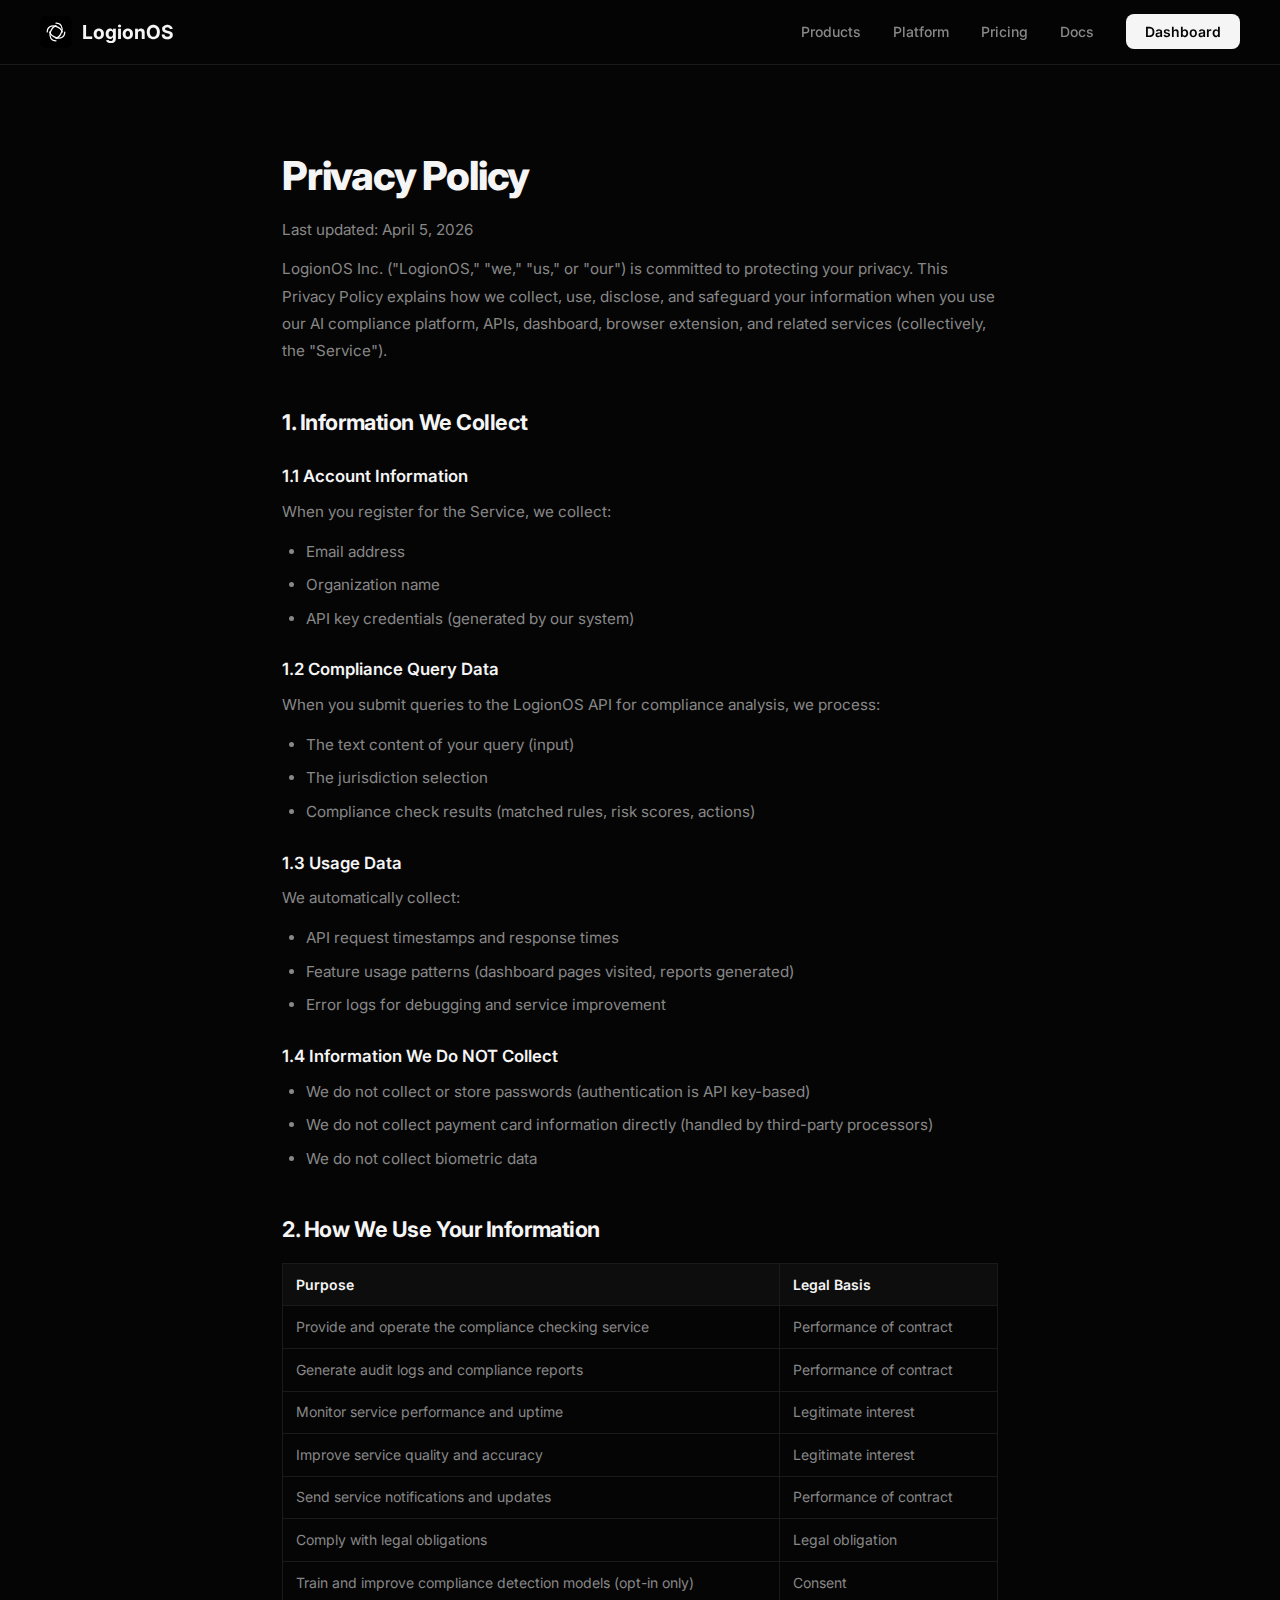
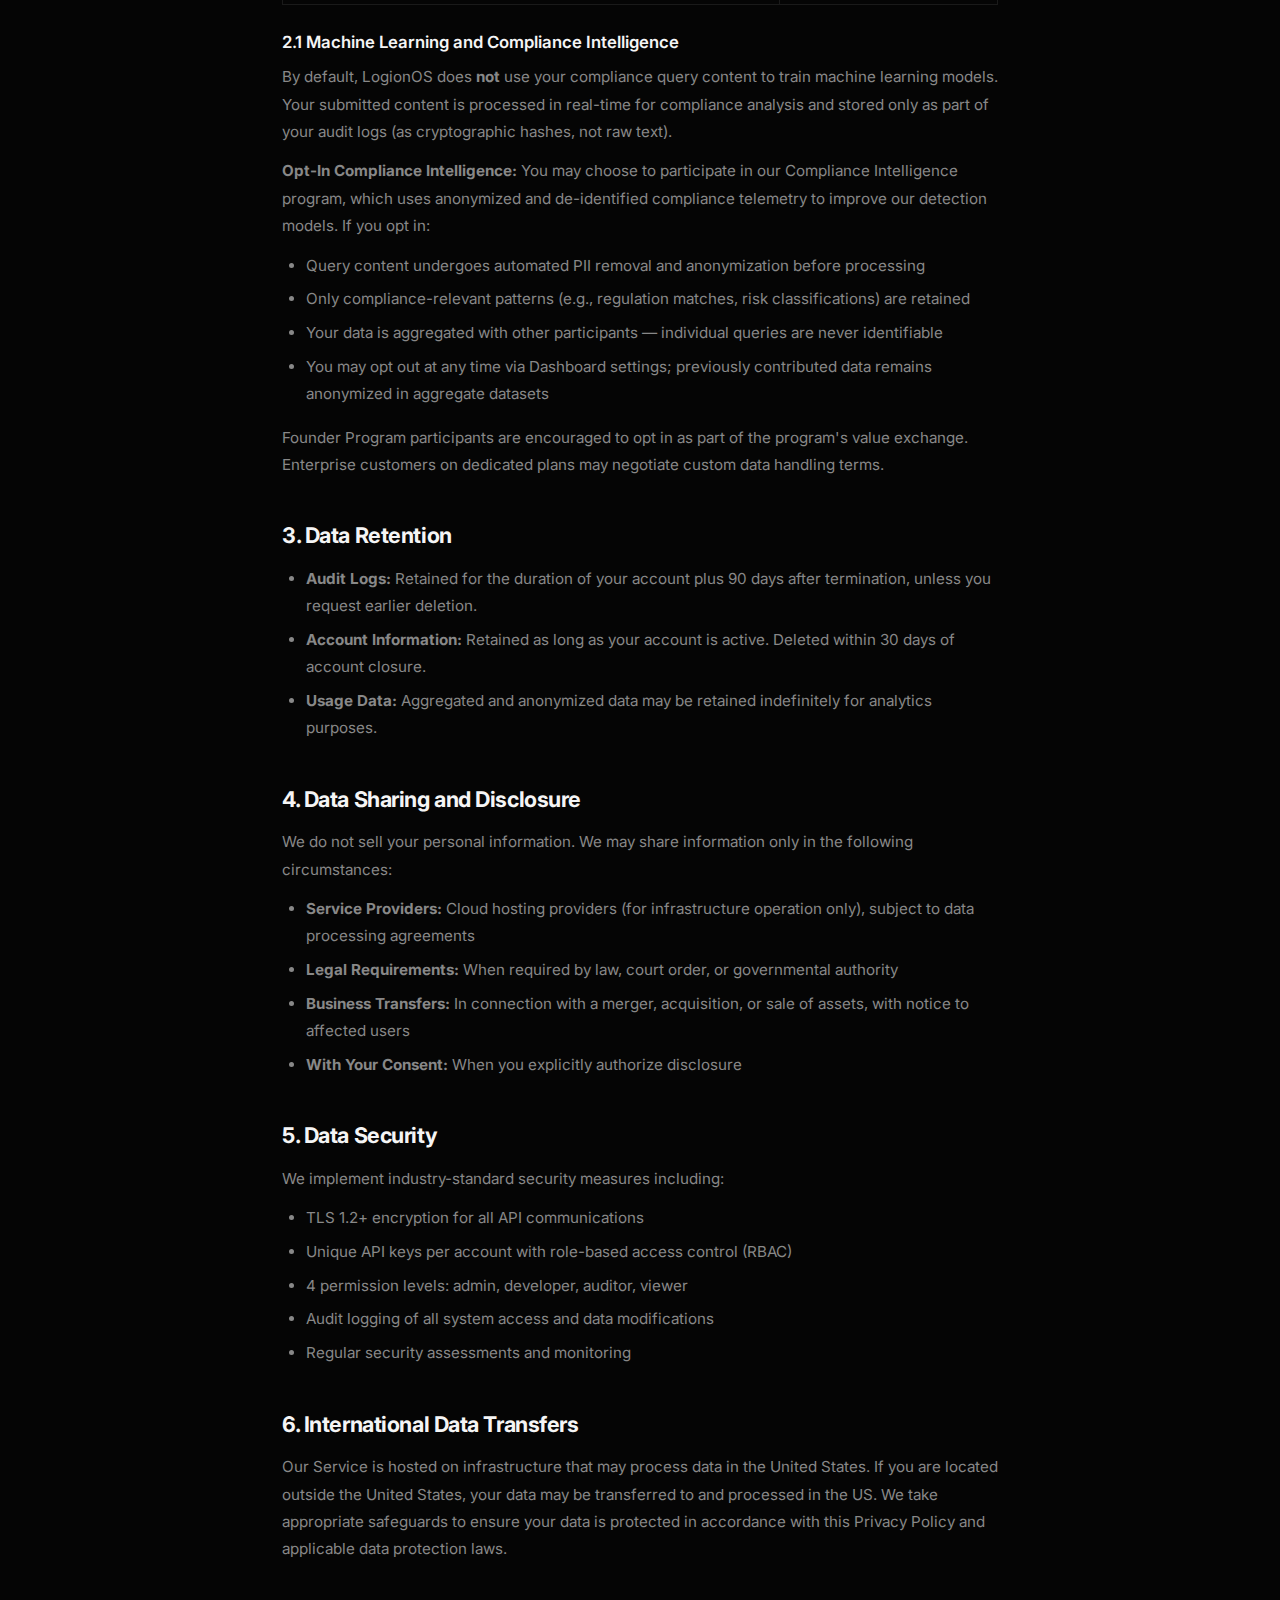
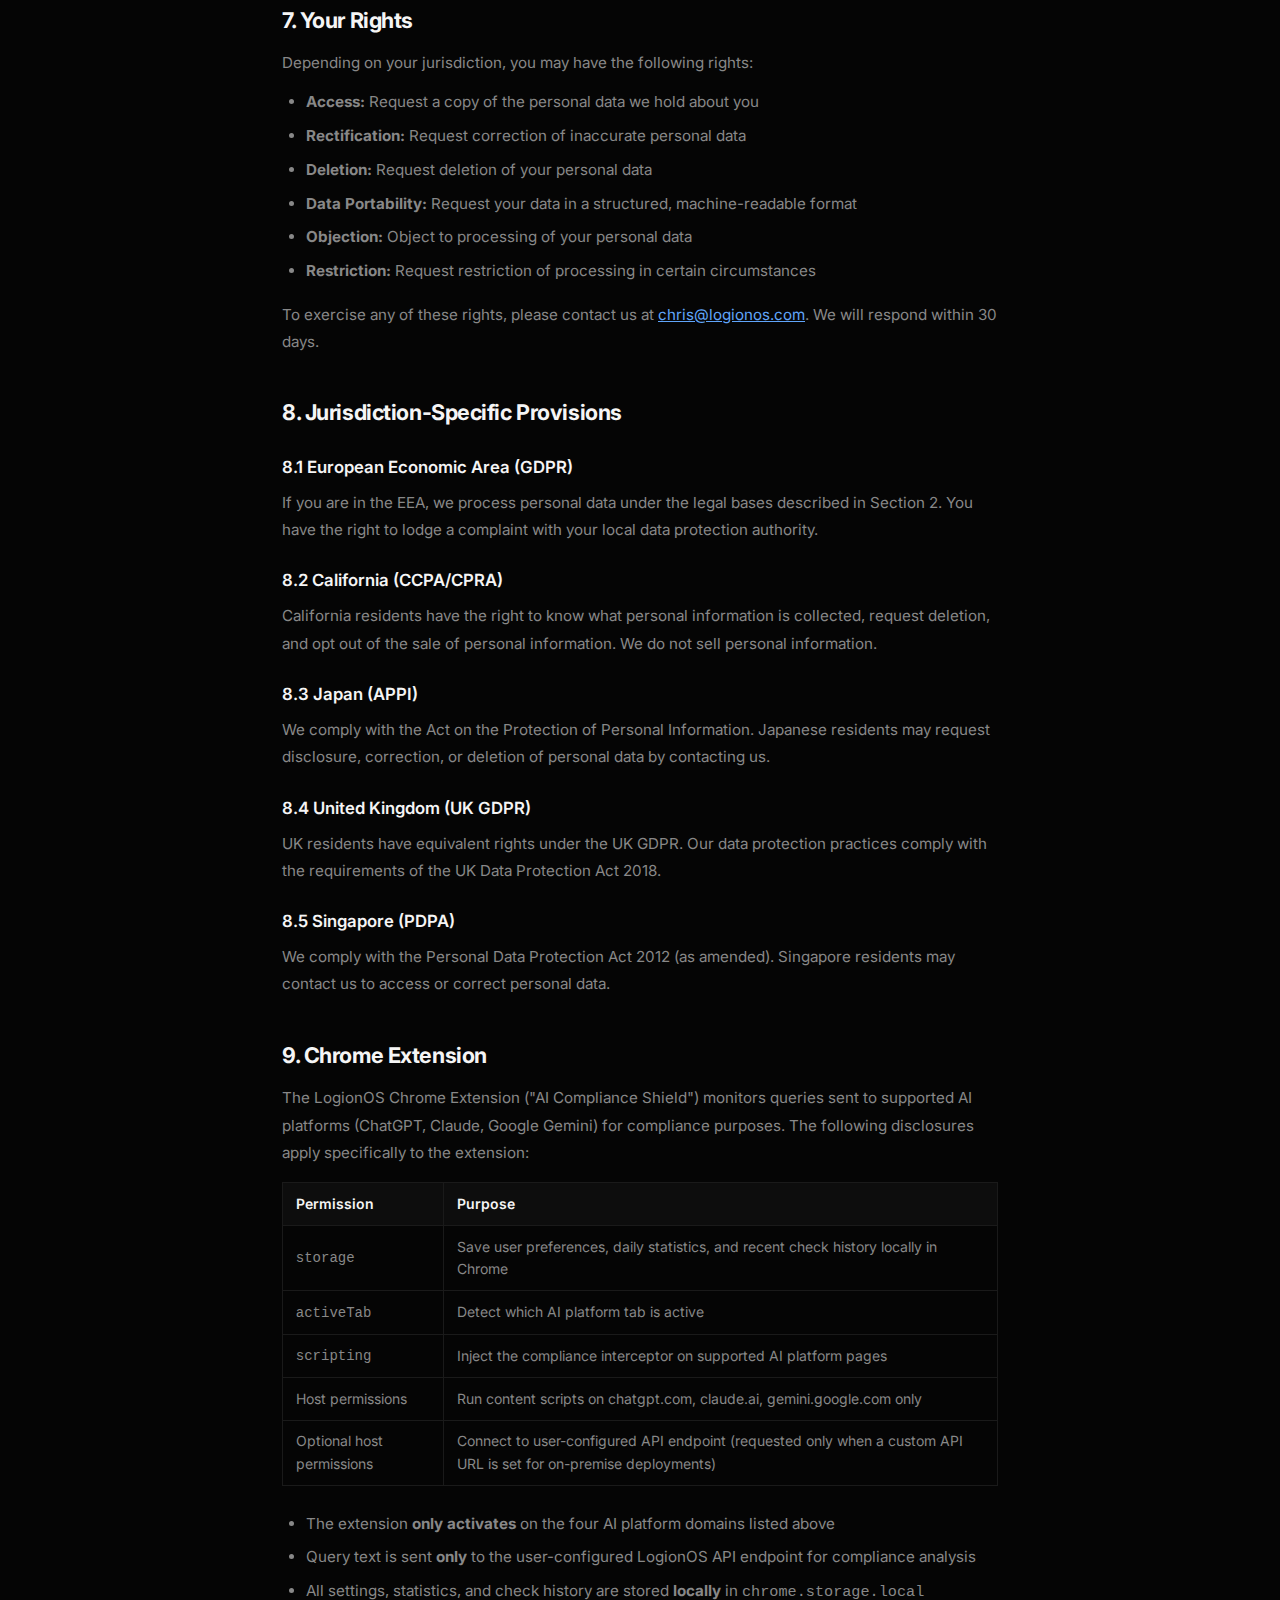
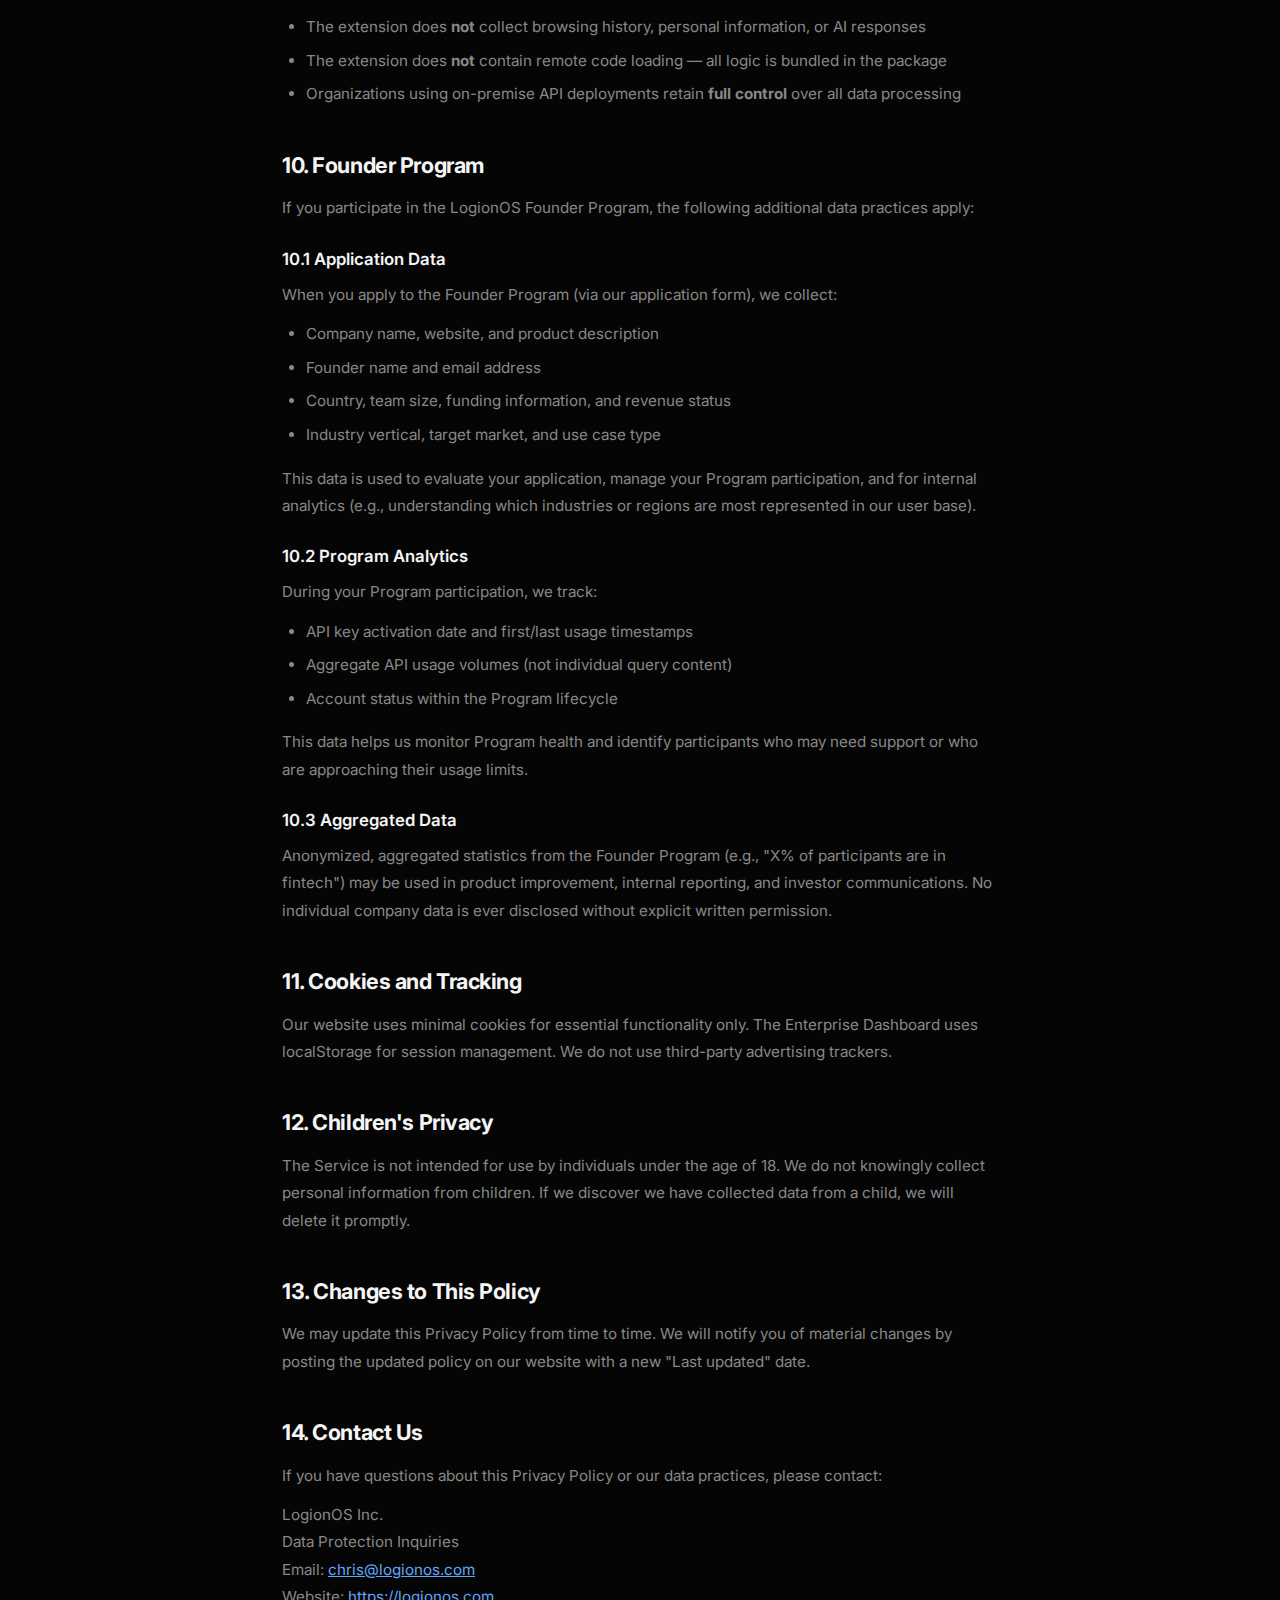
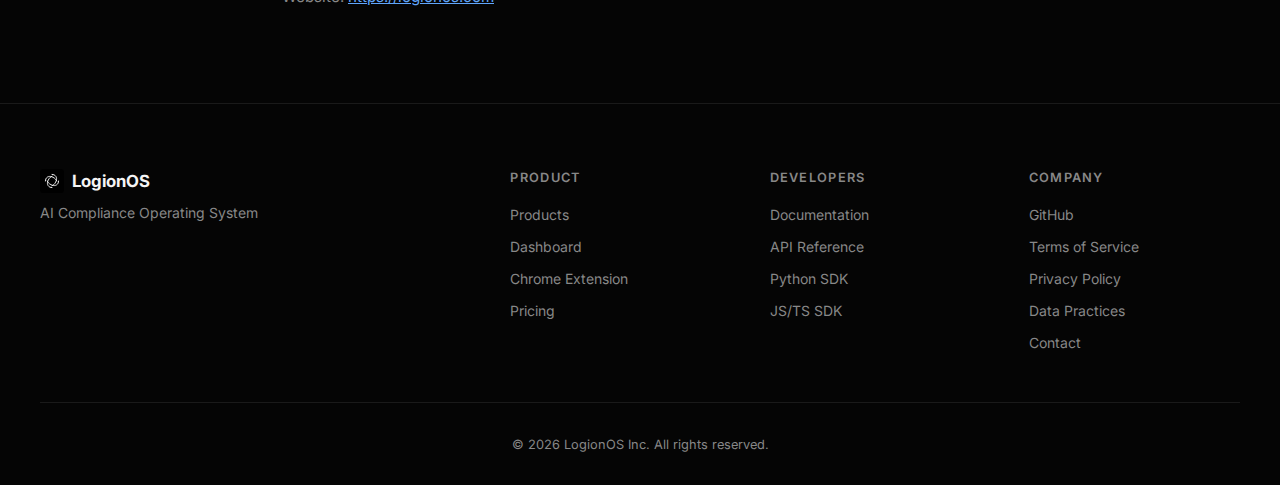
<file: privacy.html>
<!DOCTYPE html>
<html lang="en">
<head>
    <meta charset="UTF-8">
    <meta name="viewport" content="width=device-width, initial-scale=1.0">
    <title>Privacy Policy — LogionOS</title>
    <meta name="description" content="LogionOS Privacy Policy — how we collect, use, and protect your data.">
    <link rel="preconnect" href="https://fonts.googleapis.com">
    <link rel="preconnect" href="https://fonts.gstatic.com" crossorigin>
    <link href="https://fonts.googleapis.com/css2?family=Inter:wght@300;400;500;600;700;800&family=JetBrains+Mono:wght@400;500&display=swap" rel="stylesheet">
    <link rel="stylesheet" href="style.css">
    <style>
        .legal-content { max-width: 780px; margin: 0 auto; padding: 9rem 2rem 5rem; }
        .legal-content h1 { font-size: 2.5rem; font-weight: 800; letter-spacing: -.03em; margin-bottom: .5rem; }
        .legal-meta { font-size: .875rem; color: var(--text-secondary); margin-bottom: 3rem; }
        .legal-content h2 { font-size: 1.35rem; font-weight: 700; margin-top: 2.5rem; margin-bottom: .75rem; letter-spacing: -.02em; }
        .legal-content h3 { font-size: 1.05rem; font-weight: 600; margin-top: 1.5rem; margin-bottom: .5rem; }
        .legal-content p, .legal-content li { font-size: .95rem; color: var(--text-secondary); line-height: 1.8; margin-bottom: .75rem; }
        .legal-content ul { padding-left: 1.5rem; margin-bottom: 1rem; }
        .legal-content li { margin-bottom: .4rem; }
        .legal-content a { color: var(--accent-light); text-decoration: underline; }
        .legal-content table { width: 100%; border-collapse: collapse; margin: 1rem 0 1.5rem; }
        .legal-content th, .legal-content td { text-align: left; padding: .6rem .8rem; border: 1px solid var(--border); font-size: .875rem; color: var(--text-secondary); }
        .legal-content th { background: var(--bg-card); color: var(--text); font-weight: 600; }
    </style>
</head>
<body>
    <nav>
        <div class="nav-container">
            <a href="/" class="logo">
                <span class="logo-icon">
                    <svg viewBox="0 0 40 40" fill="none" xmlns="http://www.w3.org/2000/svg">
                        <rect width="40" height="40" rx="6" fill="#000"/>
                        <path d="M20 12 C20 12, 15 14, 13 20 C11 26, 14 31, 20 31" stroke="white" stroke-width="1.5" stroke-linecap="round" fill="none"/>
                        <path d="M28 20 C28 20, 26 15, 20 13 C14 11, 9 14, 9 20" stroke="white" stroke-width="1.5" stroke-linecap="round" fill="none"/>
                        <path d="M20 28 C20 28, 25 26, 27 20 C29 14, 26 9, 20 9" stroke="white" stroke-width="1.5" stroke-linecap="round" fill="none"/>
                        <path d="M12 20 C12 20, 14 25, 20 27 C26 29, 31 26, 31 20" stroke="white" stroke-width="1.5" stroke-linecap="round" fill="none"/>
                    </svg>
                </span>
                LogionOS
            </a>
            <ul class="nav-links" id="nav-links">
                <li><a href="index.html#products">Products</a></li>
                <li><a href="index.html#platform">Platform</a></li>
                <li><a href="pricing.html">Pricing</a></li>
                <li><a href="docs.html">Docs</a></li>
                <li><a href="https://logionos-dashboard.vercel.app" target="_blank" class="nav-cta">Dashboard</a></li>
            </ul>
            <button class="hamburger" id="hamburger" aria-label="Menu">
                <span></span><span></span><span></span>
            </button>
        </div>
    </nav>

    <div class="legal-content">
        <h1>Privacy Policy</h1>
        <p class="legal-meta">Last updated: April 5, 2026</p>

        <p>LogionOS Inc. ("LogionOS," "we," "us," or "our") is committed to protecting your privacy. This Privacy Policy explains how we collect, use, disclose, and safeguard your information when you use our AI compliance platform, APIs, dashboard, browser extension, and related services (collectively, the "Service").</p>

        <h2>1. Information We Collect</h2>

        <h3>1.1 Account Information</h3>
        <p>When you register for the Service, we collect:</p>
        <ul>
            <li>Email address</li>
            <li>Organization name</li>
            <li>API key credentials (generated by our system)</li>
        </ul>

        <h3>1.2 Compliance Query Data</h3>
        <p>When you submit queries to the LogionOS API for compliance analysis, we process:</p>
        <ul>
            <li>The text content of your query (input)</li>
            <li>The jurisdiction selection</li>
            <li>Compliance check results (matched rules, risk scores, actions)</li>
        </ul>

        <h3>1.3 Usage Data</h3>
        <p>We automatically collect:</p>
        <ul>
            <li>API request timestamps and response times</li>
            <li>Feature usage patterns (dashboard pages visited, reports generated)</li>
            <li>Error logs for debugging and service improvement</li>
        </ul>

        <h3>1.4 Information We Do NOT Collect</h3>
        <ul>
            <li>We do not collect or store passwords (authentication is API key-based)</li>
            <li>We do not collect payment card information directly (handled by third-party processors)</li>
            <li>We do not collect biometric data</li>
        </ul>

        <h2>2. How We Use Your Information</h2>

        <table>
            <tr><th>Purpose</th><th>Legal Basis</th></tr>
            <tr><td>Provide and operate the compliance checking service</td><td>Performance of contract</td></tr>
            <tr><td>Generate audit logs and compliance reports</td><td>Performance of contract</td></tr>
            <tr><td>Monitor service performance and uptime</td><td>Legitimate interest</td></tr>
            <tr><td>Improve service quality and accuracy</td><td>Legitimate interest</td></tr>
            <tr><td>Send service notifications and updates</td><td>Performance of contract</td></tr>
            <tr><td>Comply with legal obligations</td><td>Legal obligation</td></tr>
            <tr><td>Train and improve compliance detection models (opt-in only)</td><td>Consent</td></tr>
        </table>

        <h3>2.1 Machine Learning and Compliance Intelligence</h3>
        <p>By default, LogionOS does <strong>not</strong> use your compliance query content to train machine learning models. Your submitted content is processed in real-time for compliance analysis and stored only as part of your audit logs (as cryptographic hashes, not raw text).</p>
        <p><strong>Opt-In Compliance Intelligence:</strong> You may choose to participate in our Compliance Intelligence program, which uses anonymized and de-identified compliance telemetry to improve our detection models. If you opt in:</p>
        <ul>
            <li>Query content undergoes automated PII removal and anonymization before processing</li>
            <li>Only compliance-relevant patterns (e.g., regulation matches, risk classifications) are retained</li>
            <li>Your data is aggregated with other participants — individual queries are never identifiable</li>
            <li>You may opt out at any time via Dashboard settings; previously contributed data remains anonymized in aggregate datasets</li>
        </ul>
        <p>Founder Program participants are encouraged to opt in as part of the program's value exchange. Enterprise customers on dedicated plans may negotiate custom data handling terms.</p>

        <h2>3. Data Retention</h2>
        <ul>
            <li><strong>Audit Logs:</strong> Retained for the duration of your account plus 90 days after termination, unless you request earlier deletion.</li>
            <li><strong>Account Information:</strong> Retained as long as your account is active. Deleted within 30 days of account closure.</li>
            <li><strong>Usage Data:</strong> Aggregated and anonymized data may be retained indefinitely for analytics purposes.</li>
        </ul>

        <h2>4. Data Sharing and Disclosure</h2>
        <p>We do not sell your personal information. We may share information only in the following circumstances:</p>
        <ul>
            <li><strong>Service Providers:</strong> Cloud hosting providers (for infrastructure operation only), subject to data processing agreements</li>
            <li><strong>Legal Requirements:</strong> When required by law, court order, or governmental authority</li>
            <li><strong>Business Transfers:</strong> In connection with a merger, acquisition, or sale of assets, with notice to affected users</li>
            <li><strong>With Your Consent:</strong> When you explicitly authorize disclosure</li>
        </ul>

        <h2>5. Data Security</h2>
        <p>We implement industry-standard security measures including:</p>
        <ul>
            <li>TLS 1.2+ encryption for all API communications</li>
            <li>Unique API keys per account with role-based access control (RBAC)</li>
            <li>4 permission levels: admin, developer, auditor, viewer</li>
            <li>Audit logging of all system access and data modifications</li>
            <li>Regular security assessments and monitoring</li>
        </ul>

        <h2>6. International Data Transfers</h2>
        <p>Our Service is hosted on infrastructure that may process data in the United States. If you are located outside the United States, your data may be transferred to and processed in the US. We take appropriate safeguards to ensure your data is protected in accordance with this Privacy Policy and applicable data protection laws.</p>

        <h2>7. Your Rights</h2>
        <p>Depending on your jurisdiction, you may have the following rights:</p>
        <ul>
            <li><strong>Access:</strong> Request a copy of the personal data we hold about you</li>
            <li><strong>Rectification:</strong> Request correction of inaccurate personal data</li>
            <li><strong>Deletion:</strong> Request deletion of your personal data</li>
            <li><strong>Data Portability:</strong> Request your data in a structured, machine-readable format</li>
            <li><strong>Objection:</strong> Object to processing of your personal data</li>
            <li><strong>Restriction:</strong> Request restriction of processing in certain circumstances</li>
        </ul>
        <p>To exercise any of these rights, please contact us at <a href="mailto:chris@logionos.com">chris@logionos.com</a>. We will respond within 30 days.</p>

        <h2>8. Jurisdiction-Specific Provisions</h2>

        <h3>8.1 European Economic Area (GDPR)</h3>
        <p>If you are in the EEA, we process personal data under the legal bases described in Section 2. You have the right to lodge a complaint with your local data protection authority.</p>

        <h3>8.2 California (CCPA/CPRA)</h3>
        <p>California residents have the right to know what personal information is collected, request deletion, and opt out of the sale of personal information. We do not sell personal information.</p>

        <h3>8.3 Japan (APPI)</h3>
        <p>We comply with the Act on the Protection of Personal Information. Japanese residents may request disclosure, correction, or deletion of personal data by contacting us.</p>

        <h3>8.4 United Kingdom (UK GDPR)</h3>
        <p>UK residents have equivalent rights under the UK GDPR. Our data protection practices comply with the requirements of the UK Data Protection Act 2018.</p>

        <h3>8.5 Singapore (PDPA)</h3>
        <p>We comply with the Personal Data Protection Act 2012 (as amended). Singapore residents may contact us to access or correct personal data.</p>

        <h2 id="chrome-extension">9. Chrome Extension</h2>
        <p>The LogionOS Chrome Extension ("AI Compliance Shield") monitors queries sent to supported AI platforms (ChatGPT, Claude, Google Gemini) for compliance purposes. The following disclosures apply specifically to the extension:</p>
        <table>
            <tr><th>Permission</th><th>Purpose</th></tr>
            <tr><td><code>storage</code></td><td>Save user preferences, daily statistics, and recent check history locally in Chrome</td></tr>
            <tr><td><code>activeTab</code></td><td>Detect which AI platform tab is active</td></tr>
            <tr><td><code>scripting</code></td><td>Inject the compliance interceptor on supported AI platform pages</td></tr>
            <tr><td>Host permissions</td><td>Run content scripts on chatgpt.com, claude.ai, gemini.google.com only</td></tr>
            <tr><td>Optional host permissions</td><td>Connect to user-configured API endpoint (requested only when a custom API URL is set for on-premise deployments)</td></tr>
        </table>
        <ul>
            <li>The extension <strong>only activates</strong> on the four AI platform domains listed above</li>
            <li>Query text is sent <strong>only</strong> to the user-configured LogionOS API endpoint for compliance analysis</li>
            <li>All settings, statistics, and check history are stored <strong>locally</strong> in <code>chrome.storage.local</code></li>
            <li>The extension does <strong>not</strong> collect browsing history, personal information, or AI responses</li>
            <li>The extension does <strong>not</strong> contain remote code loading — all logic is bundled in the package</li>
            <li>Organizations using on-premise API deployments retain <strong>full control</strong> over all data processing</li>
        </ul>

        <h2>10. Founder Program</h2>
        <p>If you participate in the LogionOS Founder Program, the following additional data practices apply:</p>

        <h3>10.1 Application Data</h3>
        <p>When you apply to the Founder Program (via our application form), we collect:</p>
        <ul>
            <li>Company name, website, and product description</li>
            <li>Founder name and email address</li>
            <li>Country, team size, funding information, and revenue status</li>
            <li>Industry vertical, target market, and use case type</li>
        </ul>
        <p>This data is used to evaluate your application, manage your Program participation, and for internal analytics (e.g., understanding which industries or regions are most represented in our user base).</p>

        <h3>10.2 Program Analytics</h3>
        <p>During your Program participation, we track:</p>
        <ul>
            <li>API key activation date and first/last usage timestamps</li>
            <li>Aggregate API usage volumes (not individual query content)</li>
            <li>Account status within the Program lifecycle</li>
        </ul>
        <p>This data helps us monitor Program health and identify participants who may need support or who are approaching their usage limits.</p>

        <h3>10.3 Aggregated Data</h3>
        <p>Anonymized, aggregated statistics from the Founder Program (e.g., "X% of participants are in fintech") may be used in product improvement, internal reporting, and investor communications. No individual company data is ever disclosed without explicit written permission.</p>

        <h2>11. Cookies and Tracking</h2>
        <p>Our website uses minimal cookies for essential functionality only. The Enterprise Dashboard uses localStorage for session management. We do not use third-party advertising trackers.</p>

        <h2>12. Children's Privacy</h2>
        <p>The Service is not intended for use by individuals under the age of 18. We do not knowingly collect personal information from children. If we discover we have collected data from a child, we will delete it promptly.</p>

        <h2>13. Changes to This Policy</h2>
        <p>We may update this Privacy Policy from time to time. We will notify you of material changes by posting the updated policy on our website with a new "Last updated" date.</p>

        <h2>14. Contact Us</h2>
        <p>If you have questions about this Privacy Policy or our data practices, please contact:</p>
        <p>LogionOS Inc.<br>Data Protection Inquiries<br>Email: <a href="mailto:chris@logionos.com">chris@logionos.com</a><br>Website: <a href="https://logionos.com">https://logionos.com</a></p>
    </div>

    <footer>
        <div class="footer-container">
            <div class="footer-grid">
                <div class="footer-brand">
                    <div class="footer-logo">
                        <svg viewBox="0 0 40 40" fill="none" xmlns="http://www.w3.org/2000/svg" style="width:24px;height:24px">
                            <rect width="40" height="40" rx="6" fill="#000"/>
                            <path d="M20 12 C20 12, 15 14, 13 20 C11 26, 14 31, 20 31" stroke="white" stroke-width="1.5" stroke-linecap="round" fill="none"/>
                            <path d="M28 20 C28 20, 26 15, 20 13 C14 11, 9 14, 9 20" stroke="white" stroke-width="1.5" stroke-linecap="round" fill="none"/>
                            <path d="M20 28 C20 28, 25 26, 27 20 C29 14, 26 9, 20 9" stroke="white" stroke-width="1.5" stroke-linecap="round" fill="none"/>
                            <path d="M12 20 C12 20, 14 25, 20 27 C26 29, 31 26, 31 20" stroke="white" stroke-width="1.5" stroke-linecap="round" fill="none"/>
                        </svg>
                        LogionOS
                    </div>
                    <p>AI Compliance Operating System</p>
                </div>
                <div class="footer-col">
                    <h4>Product</h4>
                    <a href="index.html#products">Products</a>
                    <a href="https://logionos-dashboard.vercel.app" target="_blank">Dashboard</a>
                    <a href="https://github.com/LogionOS/LogionOS-Extension" target="_blank">Chrome Extension</a>
                    <a href="pricing.html">Pricing</a>
                </div>
                <div class="footer-col">
                    <h4>Developers</h4>
                    <a href="docs.html">Documentation</a>
                    <a href="https://logionos-api.onrender.com/docs" target="_blank">API Reference</a>
                    <a href="https://github.com/LogionOS/logionos-python" target="_blank">Python SDK</a>
                    <a href="https://github.com/LogionOS/logionos-js" target="_blank">JS/TS SDK</a>
                </div>
                <div class="footer-col">
                    <h4>Company</h4>
                    <a href="https://github.com/LogionOS" target="_blank">GitHub</a>
                    <a href="terms.html">Terms of Service</a>
                    <a href="privacy.html">Privacy Policy</a>
                    <a href="data-practices.html">Data Practices</a>
                    <a href="mailto:chris@logionos.com">Contact</a>
                </div>
            </div>
            <div class="footer-bottom">
                <span>&copy; 2026 LogionOS Inc. All rights reserved.</span>
            </div>
        </div>
    </footer>

    <script>
        document.getElementById('hamburger')?.addEventListener('click', () => {
            document.getElementById('nav-links').classList.toggle('open');
        });
    </script>
</body>
</html>
</file>
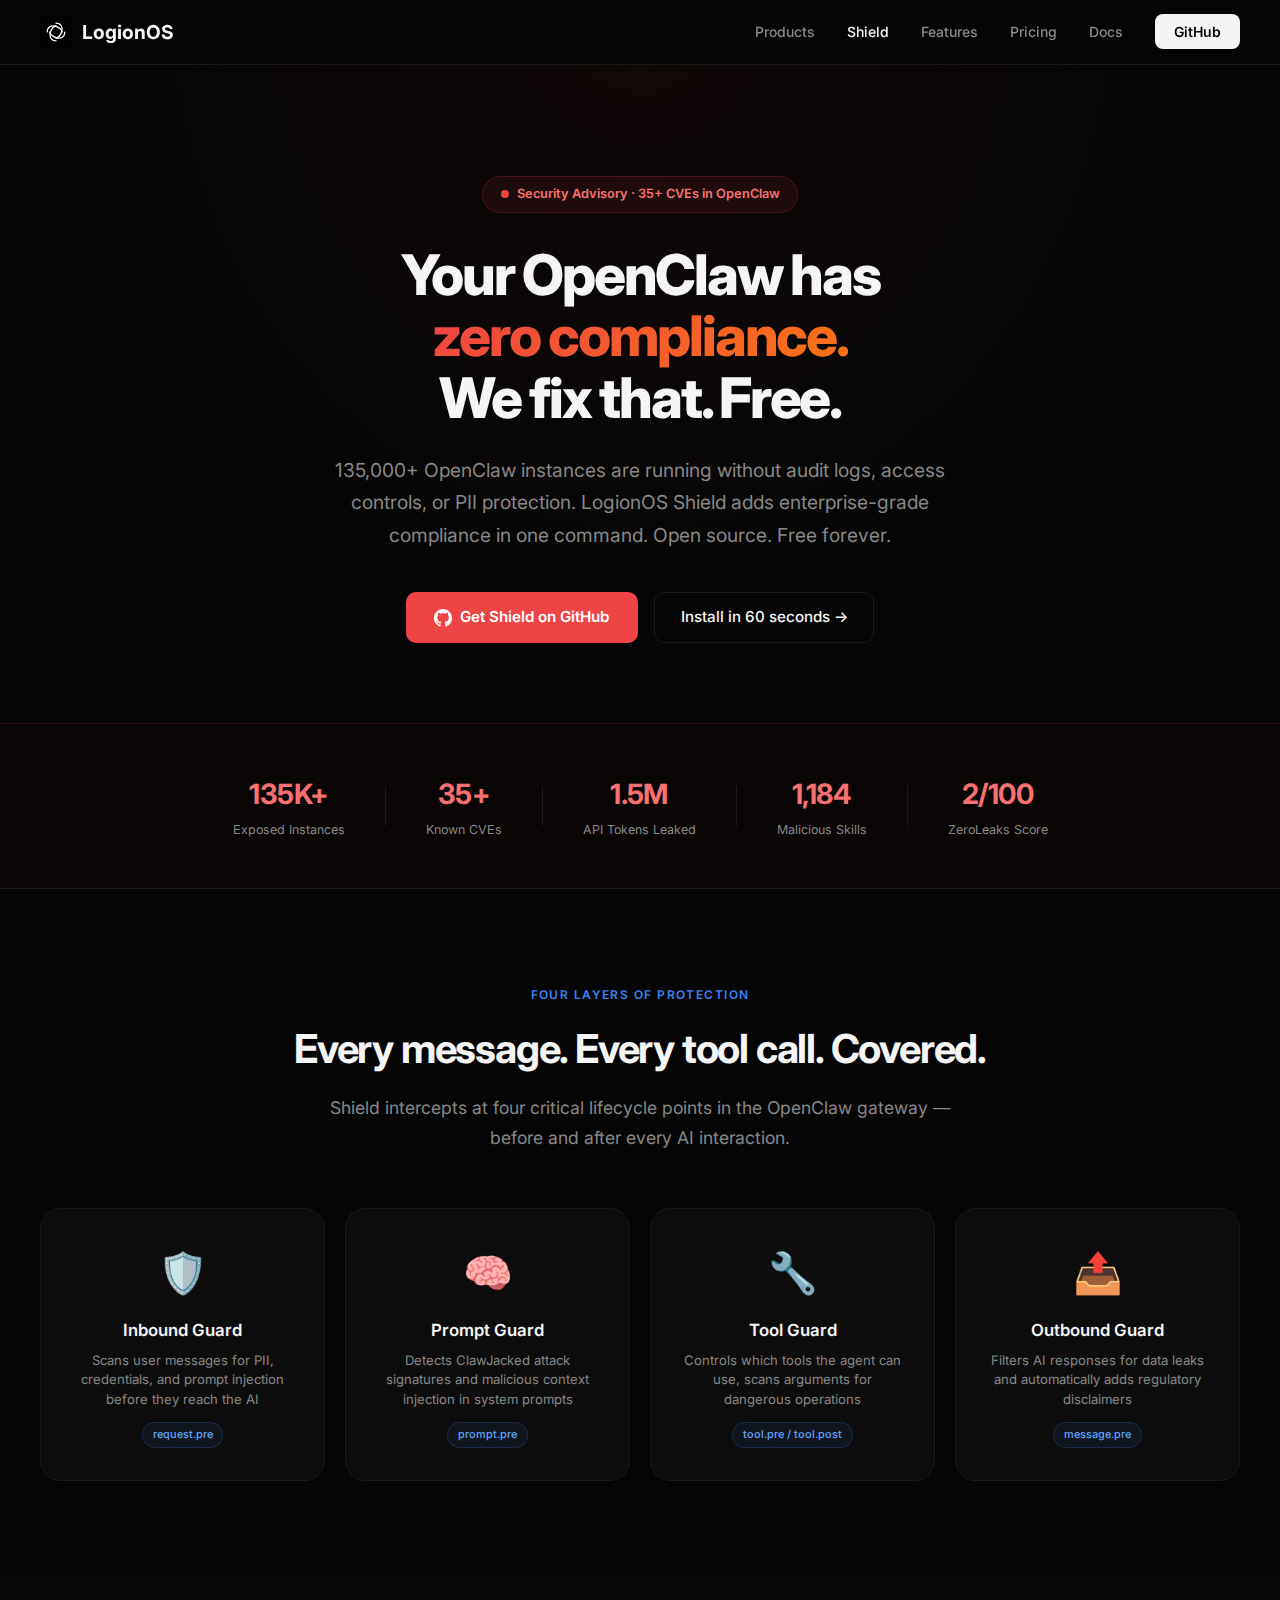
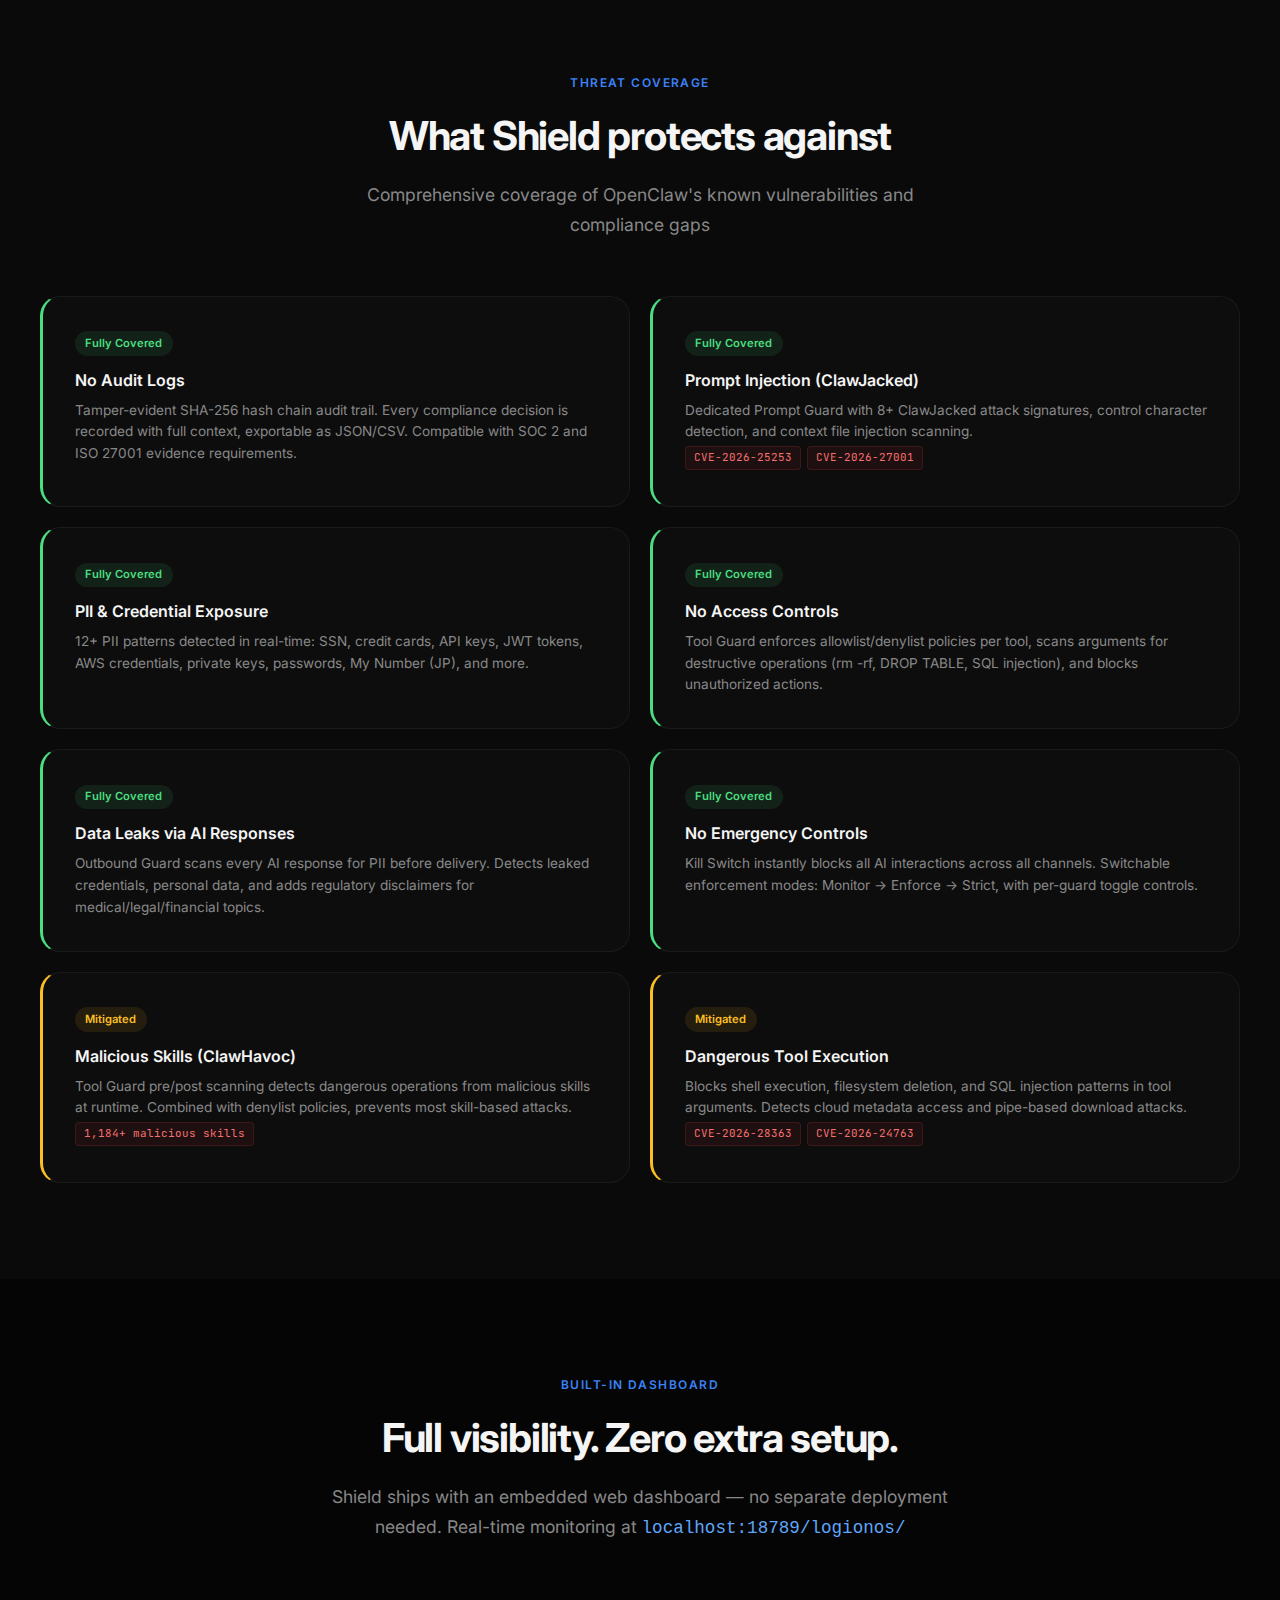
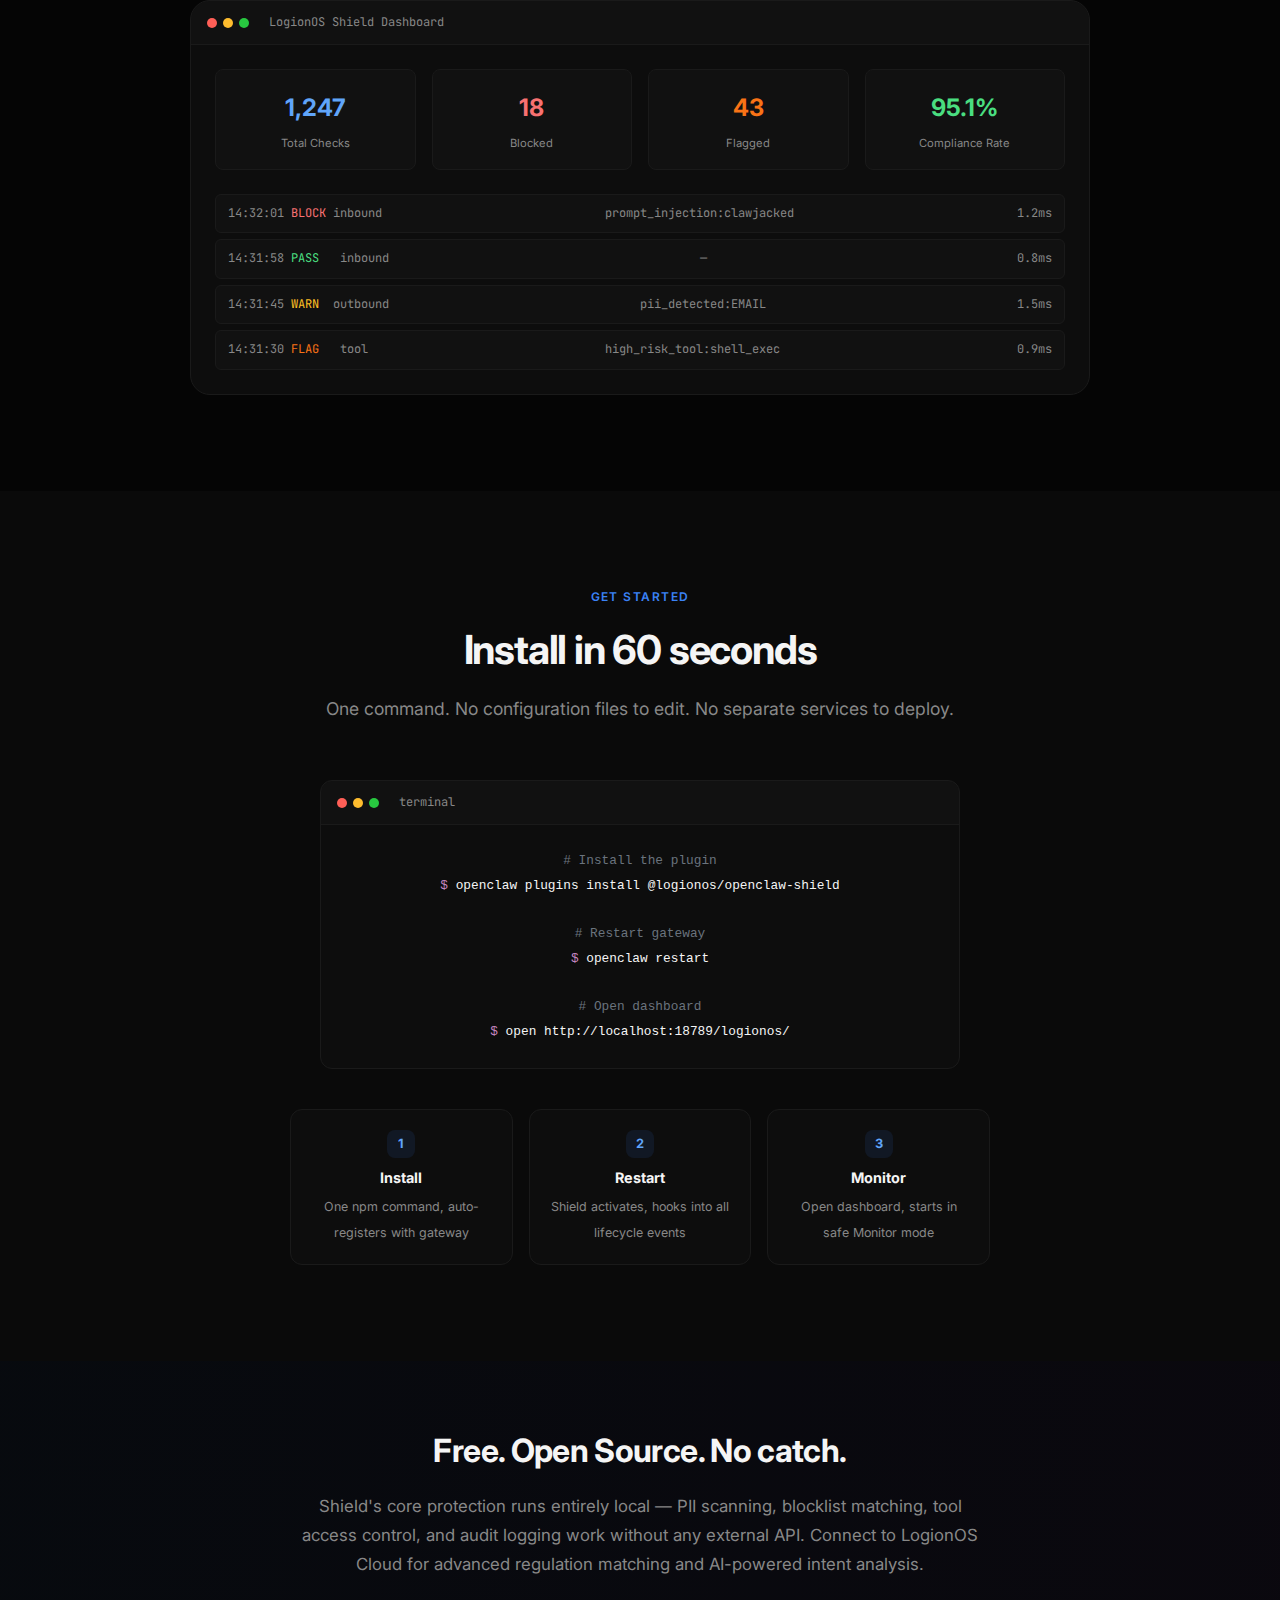
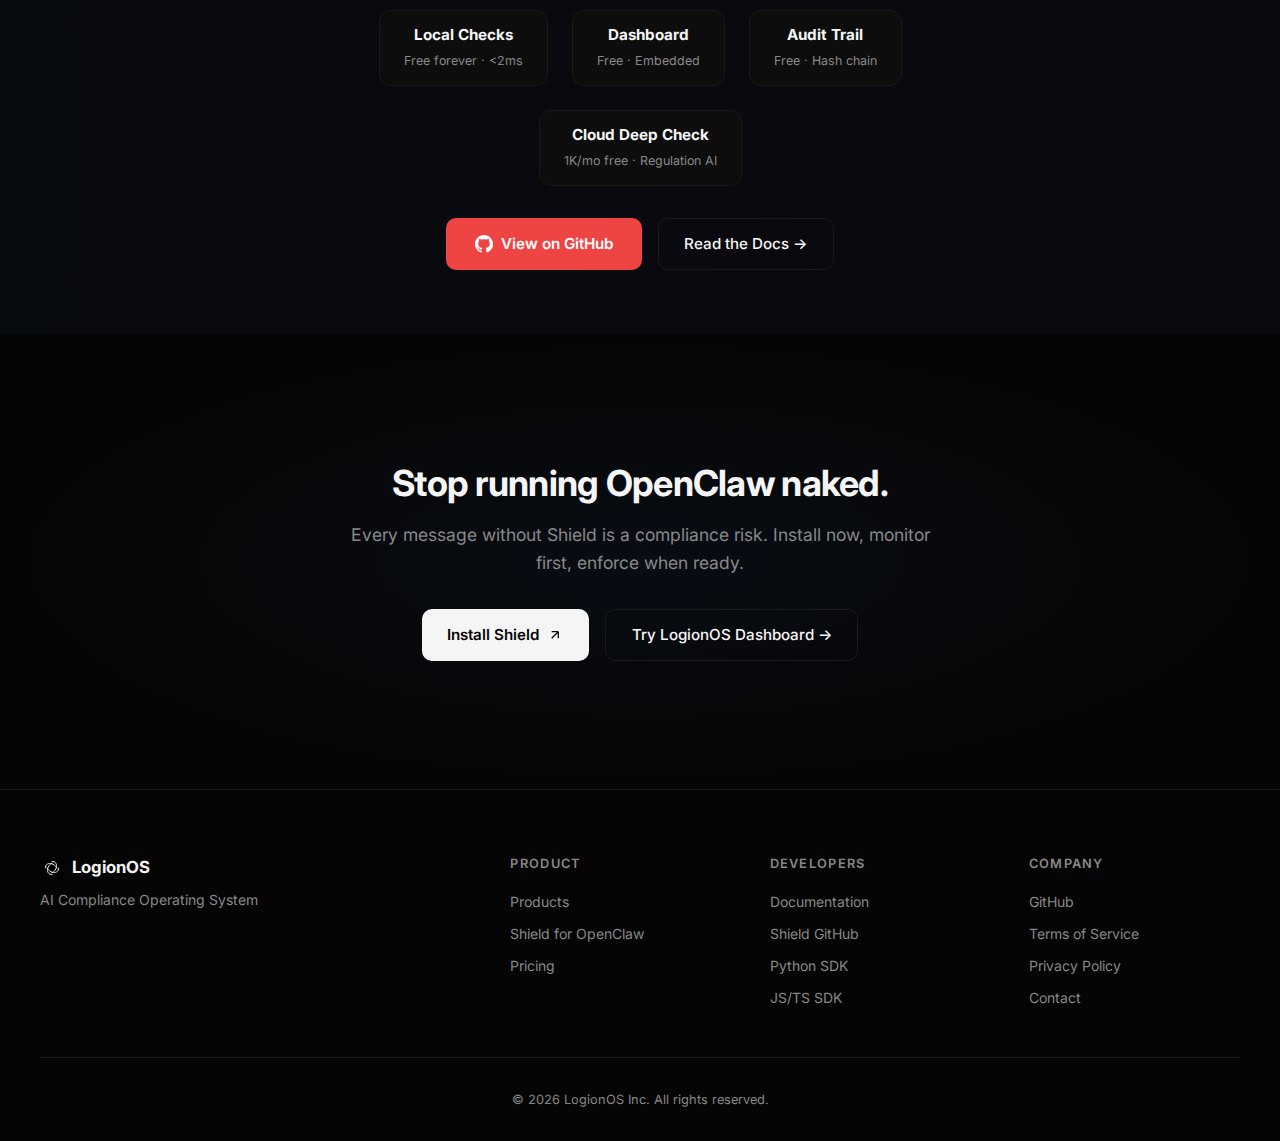
<file: shield.html>
<!DOCTYPE html>
<html lang="en">
<head>
    <meta charset="UTF-8">
    <meta name="viewport" content="width=device-width, initial-scale=1.0">
    <title>LogionOS Shield — Free Compliance Layer for OpenClaw</title>
    <meta name="description" content="Protect your OpenClaw AI agent with enterprise-grade compliance. Free and open source. PII detection, audit trails, prompt injection defense, and tool access control.">
    <meta property="og:title" content="LogionOS Shield — Free Compliance for OpenClaw">
    <meta property="og:description" content="135K+ OpenClaw instances have zero compliance controls. Shield fixes that in one command. Free forever.">
    <meta property="og:type" content="website">
    <link rel="preconnect" href="https://fonts.googleapis.com">
    <link rel="preconnect" href="https://fonts.gstatic.com" crossorigin>
    <link href="https://fonts.googleapis.com/css2?family=Inter:wght@300;400;500;600;700;800&family=JetBrains+Mono:wght@400;500&display=swap" rel="stylesheet">
    <link rel="stylesheet" href="style.css">
    <style>
        .shield-hero{padding:11rem 2rem 5rem;text-align:center;background:radial-gradient(ellipse at 50% 0%,rgba(239,68,68,.06) 0%,transparent 60%)}
        .shield-hero-container{max-width:860px;margin:0 auto}
        .shield-badge{display:inline-flex;align-items:center;gap:8px;padding:.45rem 1.1rem;background:rgba(239,68,68,.08);border:1px solid rgba(239,68,68,.2);border-radius:100px;font-size:.8rem;font-weight:600;color:#f87171;margin-bottom:2rem}
        .shield-badge::before{content:'';width:8px;height:8px;background:#ef4444;border-radius:50%;animation:blink 1.5s infinite}
        @keyframes blink{0%,100%{opacity:1}50%{opacity:.3}}
        .shield-hero h1{font-size:3.5rem;font-weight:800;line-height:1.1;letter-spacing:-.04em;margin-bottom:1.5rem}
        .shield-hero h1 em{font-style:normal;background:linear-gradient(135deg,#ef4444,#f97316);-webkit-background-clip:text;-webkit-text-fill-color:transparent}
        .shield-hero p{font-size:1.2rem;color:var(--text-secondary);max-width:620px;margin:0 auto 2.5rem;line-height:1.7}
        .shield-actions{display:flex;gap:1rem;justify-content:center;flex-wrap:wrap}
        .btn-shield{display:inline-flex;align-items:center;gap:.5rem;background:#ef4444;color:#fff;padding:.8rem 1.8rem;border-radius:10px;font-weight:600;text-decoration:none;font-size:.95rem;transition:all .2s}
        .btn-shield:hover{background:#dc2626;transform:translateY(-1px)}

        .threat-bar{padding:3rem 2rem;border-top:1px solid rgba(239,68,68,.15);border-bottom:1px solid var(--border);background:rgba(239,68,68,.02)}
        .threat-container{max-width:1100px;margin:0 auto;display:flex;align-items:center;justify-content:center;gap:2.5rem;flex-wrap:wrap}
        .threat-stat{text-align:center}
        .threat-value{display:block;font-size:1.75rem;font-weight:700;color:#f87171;letter-spacing:-.02em}
        .threat-label{display:block;font-size:.78rem;color:var(--text-secondary);margin-top:.2rem}

        .coverage-grid{display:grid;grid-template-columns:repeat(2,1fr);gap:1.25rem}
        .coverage-card{background:var(--bg-card);border:1px solid var(--border);border-radius:var(--radius-lg);padding:2rem;transition:all .3s}
        .coverage-card:hover{border-color:var(--border-hover);background:var(--bg-card-hover)}
        .coverage-card.covered{border-left:3px solid #4ade80}
        .coverage-card.partial{border-left:3px solid #fbbf24}
        .coverage-status{display:inline-flex;align-items:center;gap:5px;padding:.2rem .65rem;border-radius:99px;font-size:.7rem;font-weight:600;margin-bottom:.75rem}
        .coverage-status.green{background:rgba(74,222,128,.1);color:#4ade80}
        .coverage-status.yellow{background:rgba(251,191,36,.1);color:#fbbf24}
        .coverage-card h3{font-size:1rem;font-weight:600;margin-bottom:.4rem}
        .coverage-card p{color:var(--text-secondary);font-size:.85rem;line-height:1.6}
        .cve-tag{display:inline-block;padding:.15rem .5rem;background:rgba(239,68,68,.08);border:1px solid rgba(239,68,68,.15);border-radius:4px;font-size:.68rem;font-family:'JetBrains Mono',monospace;color:#f87171;margin-right:.35rem;margin-bottom:.25rem}

        .guard-showcase{display:grid;grid-template-columns:repeat(4,1fr);gap:1.25rem}
        .guard-item{background:var(--bg-card);border:1px solid var(--border);border-radius:var(--radius-lg);padding:2rem;text-align:center;transition:all .3s}
        .guard-item:hover{border-color:var(--border-hover);background:var(--bg-card-hover);transform:translateY(-2px)}
        .guard-emoji{font-size:2.5rem;margin-bottom:.75rem}
        .guard-item h3{font-size:1.05rem;font-weight:600;margin-bottom:.4rem}
        .guard-item p{color:var(--text-secondary);font-size:.82rem;line-height:1.5}
        .guard-item .tag{display:inline-block;margin-top:.75rem;padding:.2rem .6rem;background:rgba(59,130,246,.08);border:1px solid rgba(59,130,246,.2);border-radius:99px;font-size:.68rem;color:var(--accent-light);font-weight:500}

        .install-section{text-align:center}
        .install-window{max-width:640px;margin:2rem auto 0}
        .install-steps{display:grid;grid-template-columns:repeat(3,1fr);gap:1rem;max-width:700px;margin:2.5rem auto 0}
        .install-step{padding:1.25rem;background:var(--bg-card);border:1px solid var(--border);border-radius:var(--radius);text-align:center}
        .install-step .num{display:inline-flex;align-items:center;justify-content:center;width:28px;height:28px;background:rgba(59,130,246,.1);border-radius:8px;font-size:.8rem;font-weight:700;color:var(--accent-light);margin-bottom:.5rem}
        .install-step strong{display:block;font-size:.9rem;margin-bottom:.25rem}
        .install-step span{color:var(--text-secondary);font-size:.78rem}

        .open-source-banner{padding:4rem 2rem;text-align:center;background:linear-gradient(to right,rgba(59,130,246,.04),rgba(139,92,246,.04))}
        .open-source-content{max-width:700px;margin:0 auto}
        .open-source-content h2{font-size:2rem;font-weight:700;margin-bottom:1rem;letter-spacing:-.02em}
        .open-source-content p{color:var(--text-secondary);font-size:1.05rem;margin-bottom:2rem;line-height:1.7}
        .license-row{display:flex;gap:1.5rem;justify-content:center;flex-wrap:wrap;margin-bottom:2rem}
        .license-item{padding:.75rem 1.5rem;background:var(--bg-card);border:1px solid var(--border);border-radius:var(--radius);text-align:center}
        .license-item strong{display:block;font-size:.95rem}
        .license-item span{color:var(--text-secondary);font-size:.78rem}

        .dash-preview{max-width:900px;margin:0 auto;border-radius:var(--radius-lg);overflow:hidden;border:1px solid var(--border);background:var(--bg-card)}
        .dash-preview-bar{display:flex;align-items:center;gap:.75rem;padding:.75rem 1rem;background:rgba(255,255,255,.02);border-bottom:1px solid var(--border)}
        .dash-preview-body{padding:1.5rem;font-family:'JetBrains Mono',monospace;font-size:.75rem;line-height:1.8;color:var(--text-secondary)}
        .dash-stat-row{display:grid;grid-template-columns:repeat(4,1fr);gap:1rem;margin-bottom:1.5rem}
        .dash-stat{background:rgba(255,255,255,.02);border:1px solid var(--border);border-radius:8px;padding:1rem;text-align:center}
        .dash-stat .v{font-size:1.5rem;font-weight:700;font-family:'Inter',sans-serif}
        .dash-stat .v.g{color:#4ade80}.dash-stat .v.r{color:#f87171}.dash-stat .v.o{color:#f97316}.dash-stat .v.b{color:#60a5fa}
        .dash-stat .l{font-size:.7rem;color:var(--text-secondary);margin-top:.2rem;font-family:'Inter',sans-serif}

        @media(max-width:768px){
            .shield-hero{padding:8rem 1.5rem 3rem}
            .shield-hero h1{font-size:2.25rem}
            .guard-showcase{grid-template-columns:1fr 1fr}
            .coverage-grid{grid-template-columns:1fr}
            .install-steps{grid-template-columns:1fr}
            .dash-stat-row{grid-template-columns:1fr 1fr}
            .threat-container{flex-direction:column;gap:1.5rem}
        }
    </style>
</head>
<body>
    <!-- Navigation -->
    <nav>
        <div class="nav-container">
            <a href="/" class="logo">
                <span class="logo-icon">
                    <svg viewBox="0 0 40 40" fill="none" xmlns="http://www.w3.org/2000/svg">
                        <rect width="40" height="40" rx="6" fill="#000"/>
                        <path d="M20 12 C20 12, 15 14, 13 20 C11 26, 14 31, 20 31" stroke="white" stroke-width="1.5" stroke-linecap="round" fill="none"/>
                        <path d="M28 20 C28 20, 26 15, 20 13 C14 11, 9 14, 9 20" stroke="white" stroke-width="1.5" stroke-linecap="round" fill="none"/>
                        <path d="M20 28 C20 28, 25 26, 27 20 C29 14, 26 9, 20 9" stroke="white" stroke-width="1.5" stroke-linecap="round" fill="none"/>
                        <path d="M12 20 C12 20, 14 25, 20 27 C26 29, 31 26, 31 20" stroke="white" stroke-width="1.5" stroke-linecap="round" fill="none"/>
                    </svg>
                </span>
                LogionOS
            </a>
            <ul class="nav-links" id="nav-links">
                <li><a href="index.html#products">Products</a></li>
                <li><a href="shield.html" style="color:var(--text)">Shield</a></li>
                <li><a href="index.html#features">Features</a></li>
                <li><a href="pricing.html">Pricing</a></li>
                <li><a href="docs.html">Docs</a></li>
                <li><a href="https://github.com/LogionOS/openclaw-shield" target="_blank" class="nav-cta">GitHub</a></li>
            </ul>
            <button class="hamburger" id="hamburger" aria-label="Menu">
                <span></span><span></span><span></span>
            </button>
        </div>
    </nav>

    <!-- Hero -->
    <section class="shield-hero">
        <div class="shield-hero-container">
            <div class="shield-badge">Security Advisory &middot; 35+ CVEs in OpenClaw</div>
            <h1>Your OpenClaw has<br><em>zero compliance.</em><br>We fix that. Free.</h1>
            <p>135,000+ OpenClaw instances are running without audit logs, access controls, or PII protection. LogionOS Shield adds enterprise-grade compliance in one command. Open source. Free forever.</p>
            <div class="shield-actions">
                <a href="https://github.com/LogionOS/openclaw-shield" target="_blank" class="btn-shield">
                    <svg width="18" height="18" viewBox="0 0 24 24" fill="currentColor"><path d="M12 0C5.37 0 0 5.37 0 12c0 5.31 3.435 9.795 8.205 11.385.6.105.825-.255.825-.57 0-.285-.015-1.23-.015-2.235-3.015.555-3.795-.735-4.035-1.41-.135-.345-.72-1.41-1.23-1.695-.42-.225-1.02-.78-.015-.795.945-.015 1.62.87 1.845 1.23 1.08 1.815 2.805 1.305 3.495.99.105-.78.42-1.305.765-1.605-2.67-.3-5.46-1.335-5.46-5.925 0-1.305.465-2.385 1.23-3.225-.12-.3-.54-1.53.12-3.18 0 0 1.005-.315 3.3 1.23.96-.27 1.98-.405 3-.405s2.04.135 3 .405c2.295-1.56 3.3-1.23 3.3-1.23.66 1.65.24 2.88.12 3.18.765.84 1.23 1.905 1.23 3.225 0 4.605-2.805 5.625-5.475 5.925.435.375.81 1.095.81 2.22 0 1.605-.015 2.895-.015 3.3 0 .315.225.69.825.57A12.02 12.02 0 0024 12c0-6.63-5.37-12-12-12z"/></svg>
                    Get Shield on GitHub
                </a>
                <a href="#install" class="btn-secondary">Install in 60 seconds &rarr;</a>
            </div>
        </div>
    </section>

    <!-- Threat stats -->
    <section class="threat-bar">
        <div class="threat-container">
            <div class="threat-stat">
                <span class="threat-value">135K+</span>
                <span class="threat-label">Exposed Instances</span>
            </div>
            <div class="metric-divider"></div>
            <div class="threat-stat">
                <span class="threat-value">35+</span>
                <span class="threat-label">Known CVEs</span>
            </div>
            <div class="metric-divider"></div>
            <div class="threat-stat">
                <span class="threat-value">1.5M</span>
                <span class="threat-label">API Tokens Leaked</span>
            </div>
            <div class="metric-divider"></div>
            <div class="threat-stat">
                <span class="threat-value">1,184</span>
                <span class="threat-label">Malicious Skills</span>
            </div>
            <div class="metric-divider"></div>
            <div class="threat-stat">
                <span class="threat-value">2/100</span>
                <span class="threat-label">ZeroLeaks Score</span>
            </div>
        </div>
    </section>

    <!-- Four Guards -->
    <section class="section" id="guards">
        <div class="section-container">
            <div class="section-header center">
                <span class="section-label">Four Layers of Protection</span>
                <h2>Every message. Every tool call. Covered.</h2>
                <p class="section-subtitle">Shield intercepts at four critical lifecycle points in the OpenClaw gateway — before and after every AI interaction.</p>
            </div>
            <div class="guard-showcase">
                <div class="guard-item">
                    <div class="guard-emoji">🛡️</div>
                    <h3>Inbound Guard</h3>
                    <p>Scans user messages for PII, credentials, and prompt injection before they reach the AI</p>
                    <div class="tag">request.pre</div>
                </div>
                <div class="guard-item">
                    <div class="guard-emoji">🧠</div>
                    <h3>Prompt Guard</h3>
                    <p>Detects ClawJacked attack signatures and malicious context injection in system prompts</p>
                    <div class="tag">prompt.pre</div>
                </div>
                <div class="guard-item">
                    <div class="guard-emoji">🔧</div>
                    <h3>Tool Guard</h3>
                    <p>Controls which tools the agent can use, scans arguments for dangerous operations</p>
                    <div class="tag">tool.pre / tool.post</div>
                </div>
                <div class="guard-item">
                    <div class="guard-emoji">📤</div>
                    <h3>Outbound Guard</h3>
                    <p>Filters AI responses for data leaks and automatically adds regulatory disclaimers</p>
                    <div class="tag">message.pre</div>
                </div>
            </div>
        </div>
    </section>

    <!-- Coverage Matrix -->
    <section class="section alt-bg" id="coverage">
        <div class="section-container">
            <div class="section-header center">
                <span class="section-label">Threat Coverage</span>
                <h2>What Shield protects against</h2>
                <p class="section-subtitle">Comprehensive coverage of OpenClaw's known vulnerabilities and compliance gaps</p>
            </div>
            <div class="coverage-grid">
                <div class="coverage-card covered">
                    <span class="coverage-status green">Fully Covered</span>
                    <h3>No Audit Logs</h3>
                    <p>Tamper-evident SHA-256 hash chain audit trail. Every compliance decision is recorded with full context, exportable as JSON/CSV. Compatible with SOC 2 and ISO 27001 evidence requirements.</p>
                </div>
                <div class="coverage-card covered">
                    <span class="coverage-status green">Fully Covered</span>
                    <h3>Prompt Injection (ClawJacked)</h3>
                    <p>Dedicated Prompt Guard with 8+ ClawJacked attack signatures, control character detection, and context file injection scanning.</p>
                    <div><span class="cve-tag">CVE-2026-25253</span><span class="cve-tag">CVE-2026-27001</span></div>
                </div>
                <div class="coverage-card covered">
                    <span class="coverage-status green">Fully Covered</span>
                    <h3>PII &amp; Credential Exposure</h3>
                    <p>12+ PII patterns detected in real-time: SSN, credit cards, API keys, JWT tokens, AWS credentials, private keys, passwords, My Number (JP), and more.</p>
                </div>
                <div class="coverage-card covered">
                    <span class="coverage-status green">Fully Covered</span>
                    <h3>No Access Controls</h3>
                    <p>Tool Guard enforces allowlist/denylist policies per tool, scans arguments for destructive operations (rm -rf, DROP TABLE, SQL injection), and blocks unauthorized actions.</p>
                </div>
                <div class="coverage-card covered">
                    <span class="coverage-status green">Fully Covered</span>
                    <h3>Data Leaks via AI Responses</h3>
                    <p>Outbound Guard scans every AI response for PII before delivery. Detects leaked credentials, personal data, and adds regulatory disclaimers for medical/legal/financial topics.</p>
                </div>
                <div class="coverage-card covered">
                    <span class="coverage-status green">Fully Covered</span>
                    <h3>No Emergency Controls</h3>
                    <p>Kill Switch instantly blocks all AI interactions across all channels. Switchable enforcement modes: Monitor &rarr; Enforce &rarr; Strict, with per-guard toggle controls.</p>
                </div>
                <div class="coverage-card partial">
                    <span class="coverage-status yellow">Mitigated</span>
                    <h3>Malicious Skills (ClawHavoc)</h3>
                    <p>Tool Guard pre/post scanning detects dangerous operations from malicious skills at runtime. Combined with denylist policies, prevents most skill-based attacks.</p>
                    <div><span class="cve-tag">1,184+ malicious skills</span></div>
                </div>
                <div class="coverage-card partial">
                    <span class="coverage-status yellow">Mitigated</span>
                    <h3>Dangerous Tool Execution</h3>
                    <p>Blocks shell execution, filesystem deletion, and SQL injection patterns in tool arguments. Detects cloud metadata access and pipe-based download attacks.</p>
                    <div><span class="cve-tag">CVE-2026-28363</span><span class="cve-tag">CVE-2026-24763</span></div>
                </div>
            </div>
        </div>
    </section>

    <!-- Dashboard Preview -->
    <section class="section">
        <div class="section-container">
            <div class="section-header center">
                <span class="section-label">Built-in Dashboard</span>
                <h2>Full visibility. Zero extra setup.</h2>
                <p class="section-subtitle">Shield ships with an embedded web dashboard — no separate deployment needed. Real-time monitoring at <code style="color:var(--accent-light)">localhost:18789/logionos/</code></p>
            </div>
            <div class="dash-preview">
                <div class="dash-preview-bar">
                    <div class="code-dots"><span></span><span></span><span></span></div>
                    <span class="code-filename">LogionOS Shield Dashboard</span>
                </div>
                <div class="dash-preview-body">
                    <div class="dash-stat-row">
                        <div class="dash-stat"><div class="v b">1,247</div><div class="l">Total Checks</div></div>
                        <div class="dash-stat"><div class="v r">18</div><div class="l">Blocked</div></div>
                        <div class="dash-stat"><div class="v o">43</div><div class="l">Flagged</div></div>
                        <div class="dash-stat"><div class="v g">95.1%</div><div class="l">Compliance Rate</div></div>
                    </div>
                    <div style="padding:8px 12px;background:rgba(255,255,255,.02);border:1px solid var(--border);border-radius:6px;margin-bottom:6px;display:flex;justify-content:space-between">
                        <span>14:32:01 <span style="color:#f87171">BLOCK</span> inbound</span><span>prompt_injection:clawjacked</span><span>1.2ms</span>
                    </div>
                    <div style="padding:8px 12px;background:rgba(255,255,255,.02);border:1px solid var(--border);border-radius:6px;margin-bottom:6px;display:flex;justify-content:space-between">
                        <span>14:31:58 <span style="color:#4ade80">PASS</span> &nbsp;&nbsp;inbound</span><span>—</span><span>0.8ms</span>
                    </div>
                    <div style="padding:8px 12px;background:rgba(255,255,255,.02);border:1px solid var(--border);border-radius:6px;margin-bottom:6px;display:flex;justify-content:space-between">
                        <span>14:31:45 <span style="color:#fbbf24">WARN</span> &nbsp;outbound</span><span>pii_detected:EMAIL</span><span>1.5ms</span>
                    </div>
                    <div style="padding:8px 12px;background:rgba(255,255,255,.02);border:1px solid var(--border);border-radius:6px;display:flex;justify-content:space-between">
                        <span>14:31:30 <span style="color:#f97316">FLAG</span> &nbsp;&nbsp;tool</span><span>high_risk_tool:shell_exec</span><span>0.9ms</span>
                    </div>
                </div>
            </div>
        </div>
    </section>

    <!-- Install -->
    <section class="section alt-bg" id="install">
        <div class="section-container install-section">
            <div class="section-header center">
                <span class="section-label">Get Started</span>
                <h2>Install in 60 seconds</h2>
                <p class="section-subtitle">One command. No configuration files to edit. No separate services to deploy.</p>
            </div>
            <div class="install-window">
                <div class="code-window">
                    <div class="code-header">
                        <div class="code-dots"><span></span><span></span><span></span></div>
                        <span class="code-filename">terminal</span>
                    </div>
                    <pre class="code-body"><code><span class="c-comment"># Install the plugin</span>
<span class="c-keyword">$</span> openclaw plugins install @logionos/openclaw-shield

<span class="c-comment"># Restart gateway</span>
<span class="c-keyword">$</span> openclaw restart

<span class="c-comment"># Open dashboard</span>
<span class="c-keyword">$</span> open http://localhost:18789/logionos/</code></pre>
                </div>
            </div>
            <div class="install-steps">
                <div class="install-step">
                    <div class="num">1</div>
                    <strong>Install</strong>
                    <span>One npm command, auto-registers with gateway</span>
                </div>
                <div class="install-step">
                    <div class="num">2</div>
                    <strong>Restart</strong>
                    <span>Shield activates, hooks into all lifecycle events</span>
                </div>
                <div class="install-step">
                    <div class="num">3</div>
                    <strong>Monitor</strong>
                    <span>Open dashboard, starts in safe Monitor mode</span>
                </div>
            </div>
        </div>
    </section>

    <!-- Open Source -->
    <section class="open-source-banner">
        <div class="open-source-content">
            <h2>Free. Open Source. No catch.</h2>
            <p>Shield's core protection runs entirely local — PII scanning, blocklist matching, tool access control, and audit logging work without any external API. Connect to LogionOS Cloud for advanced regulation matching and AI-powered intent analysis.</p>
            <div class="license-row">
                <div class="license-item">
                    <strong>Local Checks</strong>
                    <span>Free forever &middot; &lt;2ms</span>
                </div>
                <div class="license-item">
                    <strong>Dashboard</strong>
                    <span>Free &middot; Embedded</span>
                </div>
                <div class="license-item">
                    <strong>Audit Trail</strong>
                    <span>Free &middot; Hash chain</span>
                </div>
                <div class="license-item">
                    <strong>Cloud Deep Check</strong>
                    <span>1K/mo free &middot; Regulation AI</span>
                </div>
            </div>
            <div class="shield-actions">
                <a href="https://github.com/LogionOS/openclaw-shield" target="_blank" class="btn-shield">
                    <svg width="18" height="18" viewBox="0 0 24 24" fill="currentColor"><path d="M12 0C5.37 0 0 5.37 0 12c0 5.31 3.435 9.795 8.205 11.385.6.105.825-.255.825-.57 0-.285-.015-1.23-.015-2.235-3.015.555-3.795-.735-4.035-1.41-.135-.345-.72-1.41-1.23-1.695-.42-.225-1.02-.78-.015-.795.945-.015 1.62.87 1.845 1.23 1.08 1.815 2.805 1.305 3.495.99.105-.78.42-1.305.765-1.605-2.67-.3-5.46-1.335-5.46-5.925 0-1.305.465-2.385 1.23-3.225-.12-.3-.54-1.53.12-3.18 0 0 1.005-.315 3.3 1.23.96-.27 1.98-.405 3-.405s2.04.135 3 .405c2.295-1.56 3.3-1.23 3.3-1.23.66 1.65.24 2.88.12 3.18.765.84 1.23 1.905 1.23 3.225 0 4.605-2.805 5.625-5.475 5.925.435.375.81 1.095.81 2.22 0 1.605-.015 2.895-.015 3.3 0 .315.225.69.825.57A12.02 12.02 0 0024 12c0-6.63-5.37-12-12-12z"/></svg>
                    View on GitHub
                </a>
                <a href="docs.html" class="btn-secondary">Read the Docs &rarr;</a>
            </div>
        </div>
    </section>

    <!-- CTA -->
    <section class="cta-section">
        <div class="cta-content">
            <h2>Stop running OpenClaw naked.</h2>
            <p>Every message without Shield is a compliance risk. Install now, monitor first, enforce when ready.</p>
            <div class="cta-actions">
                <a href="https://github.com/LogionOS/openclaw-shield" target="_blank" class="btn-primary">
                    Install Shield
                    <svg width="16" height="16" viewBox="0 0 24 24" fill="none" stroke="currentColor" stroke-width="2"><path d="M7 17L17 7M17 7H7M17 7v10"/></svg>
                </a>
                <a href="https://logionos-dashboard.vercel.app" target="_blank" class="btn-secondary">Try LogionOS Dashboard &rarr;</a>
            </div>
        </div>
    </section>

    <!-- Footer -->
    <footer>
        <div class="footer-container">
            <div class="footer-grid">
                <div class="footer-brand">
                    <div class="footer-logo">
                        <svg viewBox="0 0 40 40" width="24" height="24" fill="none"><rect width="40" height="40" rx="6" fill="#000"/><path d="M20 12 C20 12, 15 14, 13 20 C11 26, 14 31, 20 31" stroke="white" stroke-width="1.5" stroke-linecap="round" fill="none"/><path d="M28 20 C28 20, 26 15, 20 13 C14 11, 9 14, 9 20" stroke="white" stroke-width="1.5" stroke-linecap="round" fill="none"/><path d="M20 28 C20 28, 25 26, 27 20 C29 14, 26 9, 20 9" stroke="white" stroke-width="1.5" stroke-linecap="round" fill="none"/><path d="M12 20 C12 20, 14 25, 20 27 C26 29, 31 26, 31 20" stroke="white" stroke-width="1.5" stroke-linecap="round" fill="none"/></svg>
                        LogionOS
                    </div>
                    <p>AI Compliance Operating System</p>
                </div>
                <div class="footer-col">
                    <h4>Product</h4>
                    <a href="index.html#products">Products</a>
                    <a href="shield.html">Shield for OpenClaw</a>
                    <a href="pricing.html">Pricing</a>
                </div>
                <div class="footer-col">
                    <h4>Developers</h4>
                    <a href="docs.html">Documentation</a>
                    <a href="https://github.com/LogionOS/openclaw-shield" target="_blank">Shield GitHub</a>
                    <a href="https://github.com/LogionOS/logionos-python" target="_blank">Python SDK</a>
                    <a href="https://github.com/LogionOS/logionos-js" target="_blank">JS/TS SDK</a>
                </div>
                <div class="footer-col">
                    <h4>Company</h4>
                    <a href="https://github.com/LogionOS" target="_blank">GitHub</a>
                    <a href="terms.html">Terms of Service</a>
                    <a href="privacy.html">Privacy Policy</a>
                    <a href="mailto:chris@logionos.com">Contact</a>
                </div>
            </div>
            <div class="footer-bottom">
                <span>&copy; 2026 LogionOS Inc. All rights reserved.</span>
            </div>
        </div>
    </footer>

    <script>
        document.getElementById('hamburger').addEventListener('click', () => {
            document.getElementById('nav-links').classList.toggle('open');
        });
    </script>
</body>
</html>
</file>
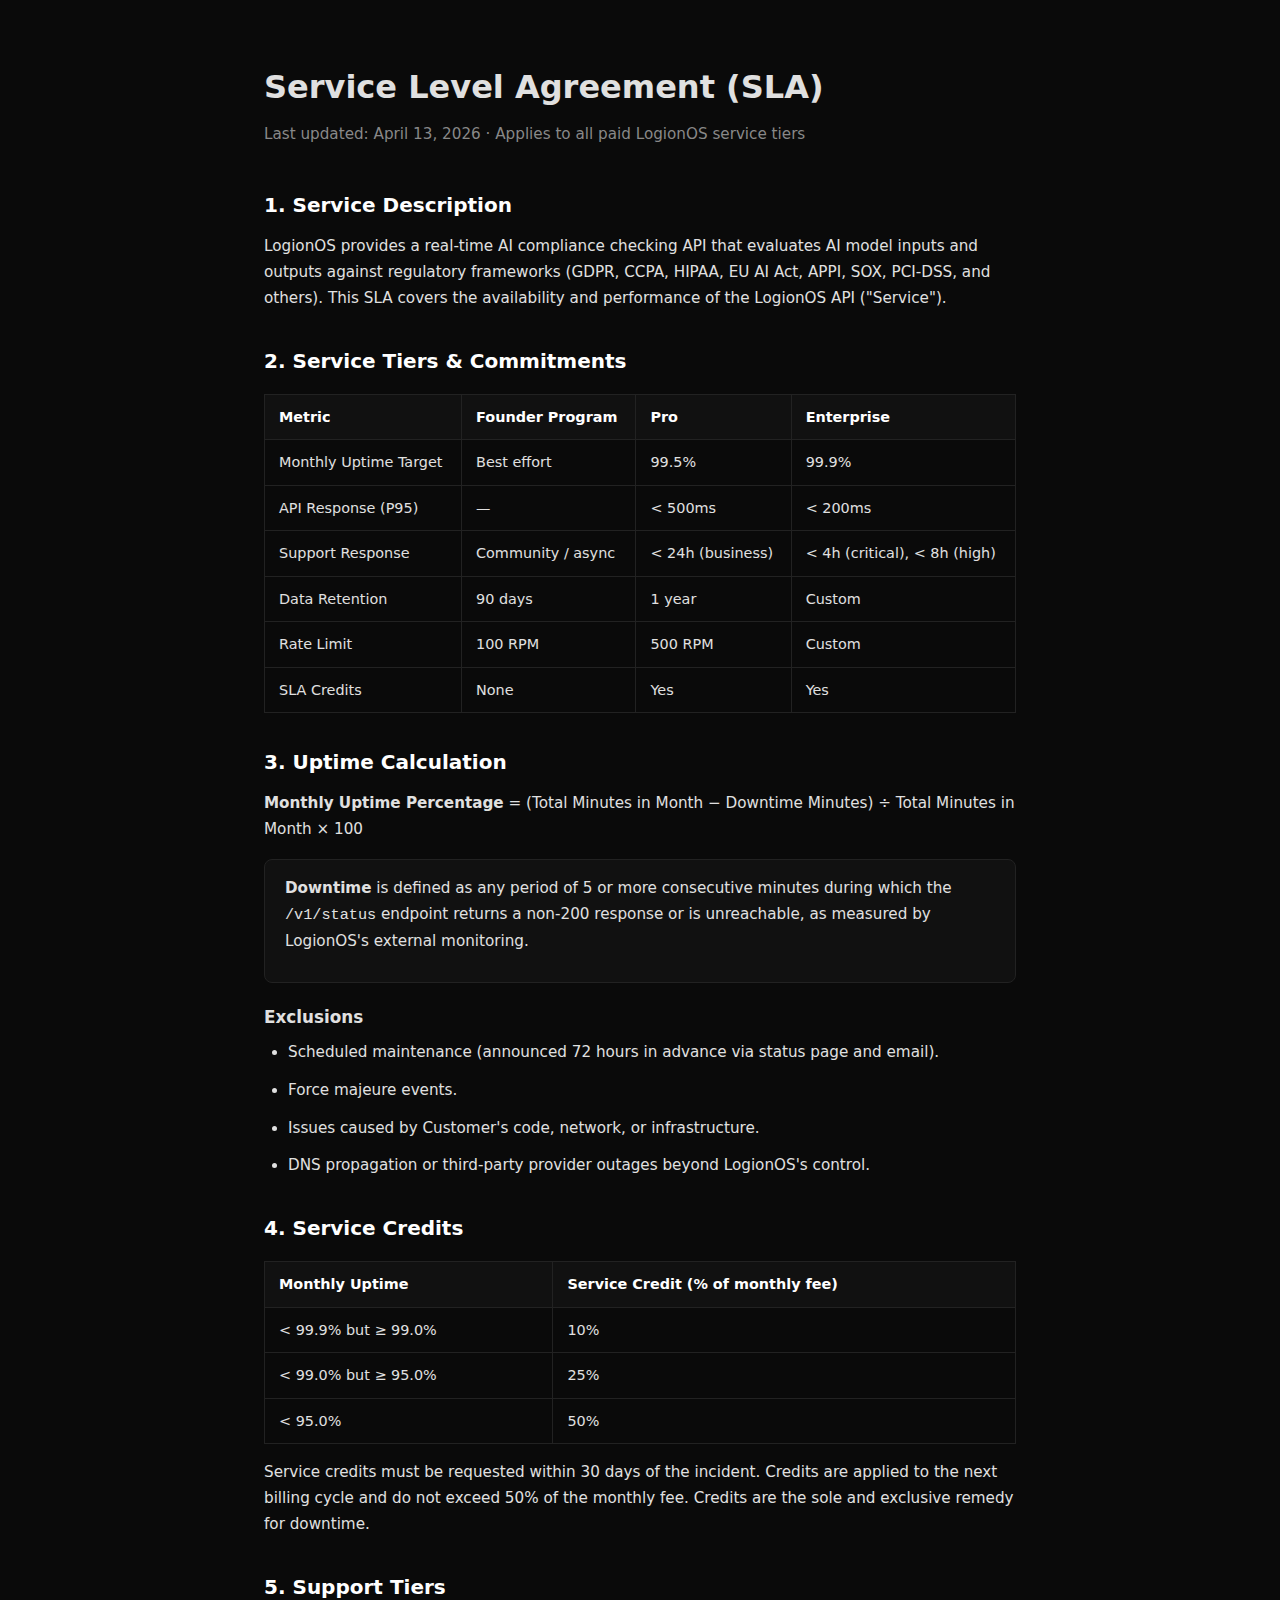
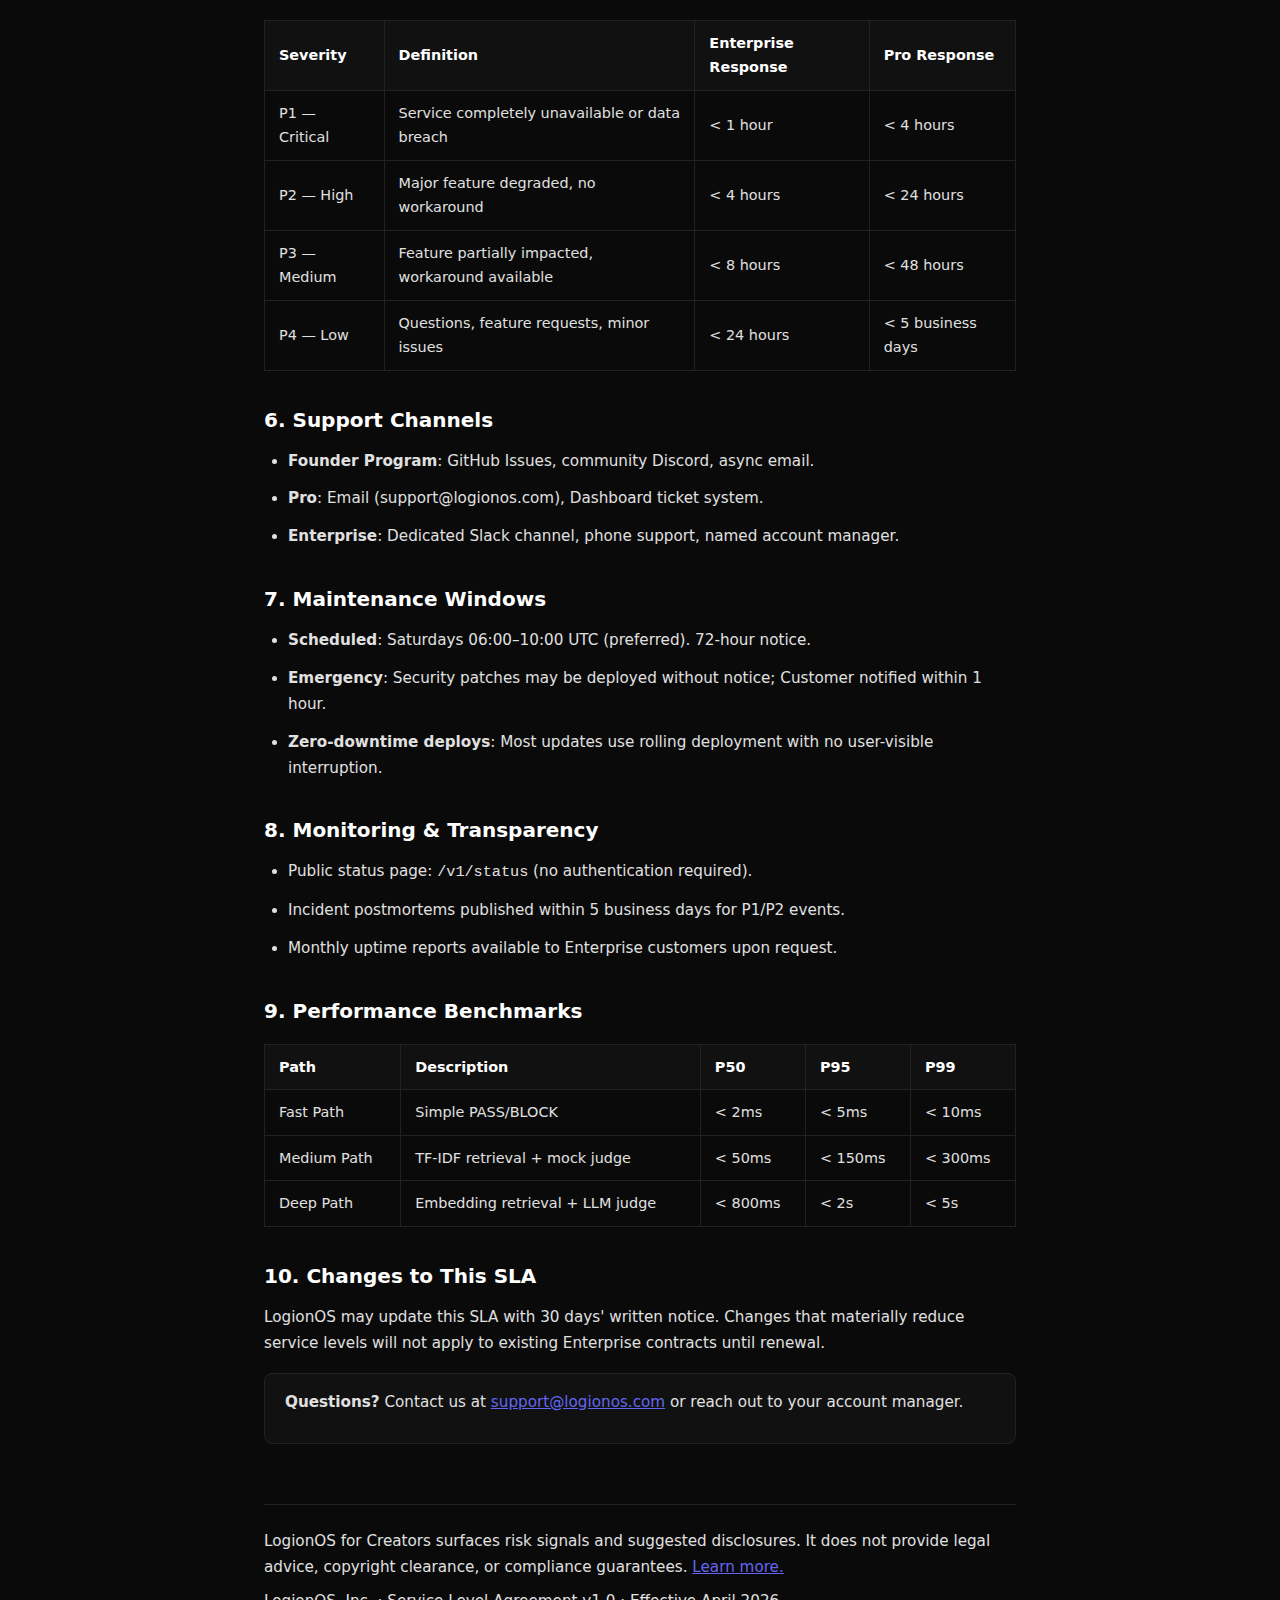
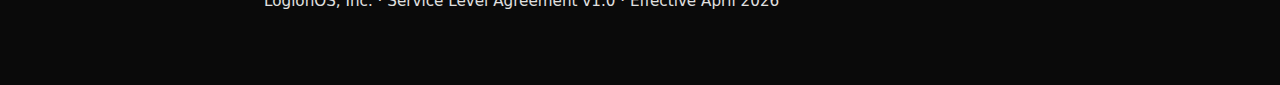
<file: sla.html>
<!DOCTYPE html>
<html lang="en">
<head>
  <meta charset="UTF-8" />
  <meta name="viewport" content="width=device-width, initial-scale=1.0" />
  <title>LogionOS — Service Level Agreement</title>
  <link rel="icon" type="image/svg+xml" href="favicon.svg">
  <style>
    :root { --bg: #0a0a0a; --card: #111; --border: #222; --text: #e0e0e0; --muted: #888; --accent: #6366f1; }
    * { margin: 0; padding: 0; box-sizing: border-box; }
    body { font-family: -apple-system, BlinkMacSystemFont, 'Segoe UI', system-ui, sans-serif; background: var(--bg); color: var(--text); line-height: 1.7; }
    .container { max-width: 800px; margin: 0 auto; padding: 60px 24px; }
    h1 { font-size: 2rem; font-weight: 700; margin-bottom: 8px; }
    .subtitle { color: var(--muted); margin-bottom: 40px; }
    h2 { font-size: 1.25rem; font-weight: 600; margin: 32px 0 12px; color: #fff; }
    h3 { font-size: 1.05rem; font-weight: 600; margin: 20px 0 8px; }
    p, li { font-size: 0.95rem; color: var(--text); margin-bottom: 12px; }
    ul, ol { padding-left: 24px; }
    table { width: 100%; border-collapse: collapse; margin: 16px 0; }
    th, td { text-align: left; padding: 10px 14px; border: 1px solid var(--border); font-size: 0.9rem; }
    th { background: var(--card); color: #fff; font-weight: 600; }
    .highlight { background: var(--card); border: 1px solid var(--border); border-radius: 8px; padding: 16px 20px; margin: 16px 0; }
    .tier-card { background: var(--card); border: 1px solid var(--border); border-radius: 12px; padding: 24px; margin: 12px 0; }
    .tier-card h3 { margin-top: 0; }
    .badge { display: inline-block; padding: 2px 10px; border-radius: 999px; font-size: 0.75rem; font-weight: 600; }
    .badge-free { background: #1e293b; color: #94a3b8; }
    .badge-pro { background: #312e81; color: #a5b4fc; }
    .badge-ent { background: #422006; color: #fbbf24; }
    .footer { border-top: 1px solid var(--border); margin-top: 60px; padding-top: 24px; color: var(--muted); font-size: 0.85rem; }
  </style>
</head>
<body>
  <div class="container">
    <h1>Service Level Agreement (SLA)</h1>
    <p class="subtitle">Last updated: April 13, 2026 · Applies to all paid LogionOS service tiers</p>

    <h2>1. Service Description</h2>
    <p>LogionOS provides a real-time AI compliance checking API that evaluates AI model inputs and outputs against regulatory frameworks (GDPR, CCPA, HIPAA, EU AI Act, APPI, SOX, PCI-DSS, and others). This SLA covers the availability and performance of the LogionOS API ("Service").</p>

    <h2>2. Service Tiers & Commitments</h2>

    <table>
      <tr>
        <th>Metric</th>
        <th>Founder Program</th>
        <th>Pro</th>
        <th>Enterprise</th>
      </tr>
      <tr>
        <td>Monthly Uptime Target</td>
        <td>Best effort</td>
        <td>99.5%</td>
        <td>99.9%</td>
      </tr>
      <tr>
        <td>API Response (P95)</td>
        <td>—</td>
        <td>&lt; 500ms</td>
        <td>&lt; 200ms</td>
      </tr>
      <tr>
        <td>Support Response</td>
        <td>Community / async</td>
        <td>&lt; 24h (business)</td>
        <td>&lt; 4h (critical), &lt; 8h (high)</td>
      </tr>
      <tr>
        <td>Data Retention</td>
        <td>90 days</td>
        <td>1 year</td>
        <td>Custom</td>
      </tr>
      <tr>
        <td>Rate Limit</td>
        <td>100 RPM</td>
        <td>500 RPM</td>
        <td>Custom</td>
      </tr>
      <tr>
        <td>SLA Credits</td>
        <td>None</td>
        <td>Yes</td>
        <td>Yes</td>
      </tr>
    </table>

    <h2>3. Uptime Calculation</h2>
    <p><strong>Monthly Uptime Percentage</strong> = (Total Minutes in Month − Downtime Minutes) ÷ Total Minutes in Month × 100</p>
    <div class="highlight">
      <p><strong>Downtime</strong> is defined as any period of 5 or more consecutive minutes during which the <code>/v1/status</code> endpoint returns a non-200 response or is unreachable, as measured by LogionOS's external monitoring.</p>
    </div>

    <h3>Exclusions</h3>
    <ul>
      <li>Scheduled maintenance (announced 72 hours in advance via status page and email).</li>
      <li>Force majeure events.</li>
      <li>Issues caused by Customer's code, network, or infrastructure.</li>
      <li>DNS propagation or third-party provider outages beyond LogionOS's control.</li>
    </ul>

    <h2>4. Service Credits</h2>
    <table>
      <tr><th>Monthly Uptime</th><th>Service Credit (% of monthly fee)</th></tr>
      <tr><td>&lt; 99.9% but ≥ 99.0%</td><td>10%</td></tr>
      <tr><td>&lt; 99.0% but ≥ 95.0%</td><td>25%</td></tr>
      <tr><td>&lt; 95.0%</td><td>50%</td></tr>
    </table>
    <p>Service credits must be requested within 30 days of the incident. Credits are applied to the next billing cycle and do not exceed 50% of the monthly fee. Credits are the sole and exclusive remedy for downtime.</p>

    <h2>5. Support Tiers</h2>
    <table>
      <tr><th>Severity</th><th>Definition</th><th>Enterprise Response</th><th>Pro Response</th></tr>
      <tr><td>P1 — Critical</td><td>Service completely unavailable or data breach</td><td>&lt; 1 hour</td><td>&lt; 4 hours</td></tr>
      <tr><td>P2 — High</td><td>Major feature degraded, no workaround</td><td>&lt; 4 hours</td><td>&lt; 24 hours</td></tr>
      <tr><td>P3 — Medium</td><td>Feature partially impacted, workaround available</td><td>&lt; 8 hours</td><td>&lt; 48 hours</td></tr>
      <tr><td>P4 — Low</td><td>Questions, feature requests, minor issues</td><td>&lt; 24 hours</td><td>&lt; 5 business days</td></tr>
    </table>

    <h2>6. Support Channels</h2>
    <ul>
      <li><strong>Founder Program</strong>: GitHub Issues, community Discord, async email.</li>
      <li><strong>Pro</strong>: Email (support@logionos.com), Dashboard ticket system.</li>
      <li><strong>Enterprise</strong>: Dedicated Slack channel, phone support, named account manager.</li>
    </ul>

    <h2>7. Maintenance Windows</h2>
    <ul>
      <li><strong>Scheduled</strong>: Saturdays 06:00–10:00 UTC (preferred). 72-hour notice.</li>
      <li><strong>Emergency</strong>: Security patches may be deployed without notice; Customer notified within 1 hour.</li>
      <li><strong>Zero-downtime deploys</strong>: Most updates use rolling deployment with no user-visible interruption.</li>
    </ul>

    <h2>8. Monitoring & Transparency</h2>
    <ul>
      <li>Public status page: <code>/v1/status</code> (no authentication required).</li>
      <li>Incident postmortems published within 5 business days for P1/P2 events.</li>
      <li>Monthly uptime reports available to Enterprise customers upon request.</li>
    </ul>

    <h2>9. Performance Benchmarks</h2>
    <table>
      <tr><th>Path</th><th>Description</th><th>P50</th><th>P95</th><th>P99</th></tr>
      <tr><td>Fast Path</td><td>Simple PASS/BLOCK</td><td>&lt; 2ms</td><td>&lt; 5ms</td><td>&lt; 10ms</td></tr>
      <tr><td>Medium Path</td><td>TF-IDF retrieval + mock judge</td><td>&lt; 50ms</td><td>&lt; 150ms</td><td>&lt; 300ms</td></tr>
      <tr><td>Deep Path</td><td>Embedding retrieval + LLM judge</td><td>&lt; 800ms</td><td>&lt; 2s</td><td>&lt; 5s</td></tr>
    </table>

    <h2>10. Changes to This SLA</h2>
    <p>LogionOS may update this SLA with 30 days' written notice. Changes that materially reduce service levels will not apply to existing Enterprise contracts until renewal.</p>

    <div class="highlight">
      <p><strong>Questions?</strong> Contact us at <a href="mailto:support@logionos.com" style="color: var(--accent);">support@logionos.com</a> or reach out to your account manager.</p>
    </div>

    <div class="footer">
      <p style="margin-bottom: 8px;">LogionOS for Creators surfaces risk signals and suggested disclosures. It does not provide legal advice, copyright clearance, or compliance guarantees. <a href="terms.html#creator-boundaries" style="color: var(--accent);">Learn more.</a></p>
      <p>LogionOS, Inc. · Service Level Agreement v1.0 · Effective April 2026</p>
    </div>
  </div>
</body>
</html>
</file>
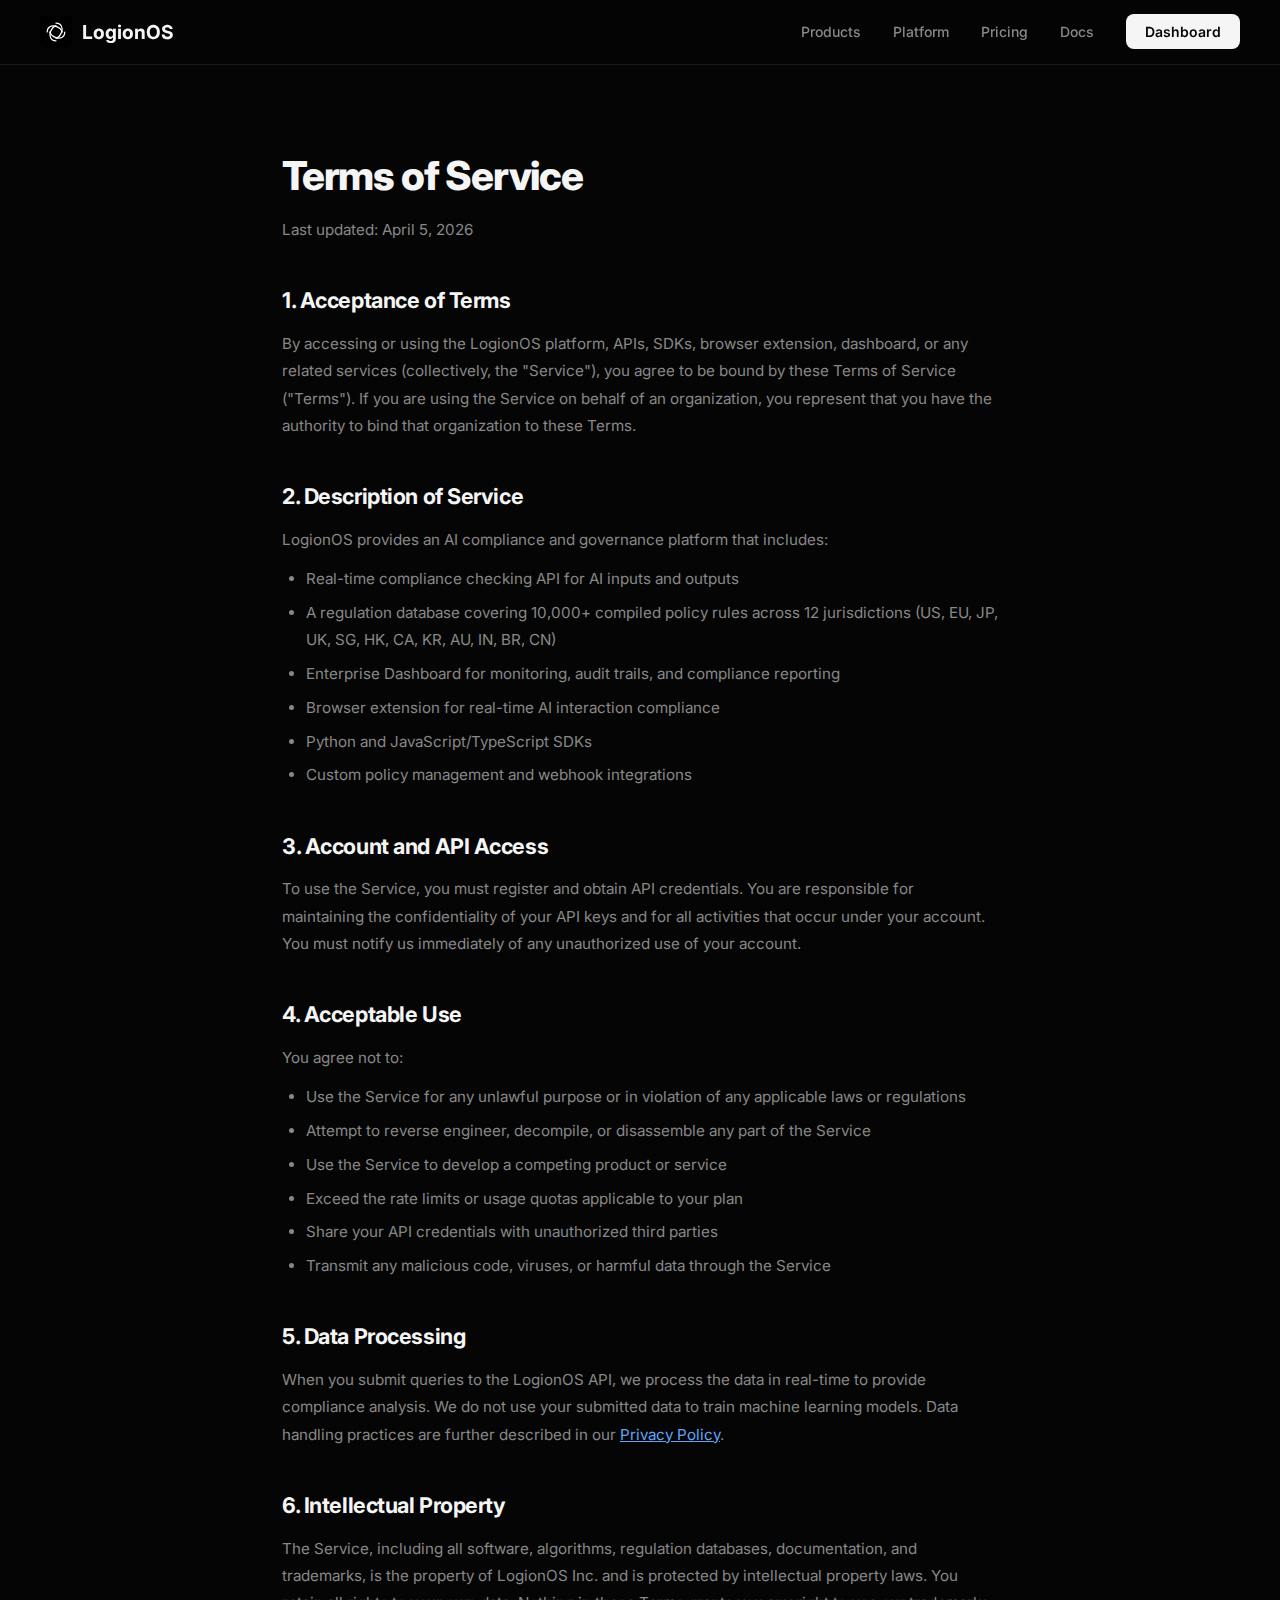
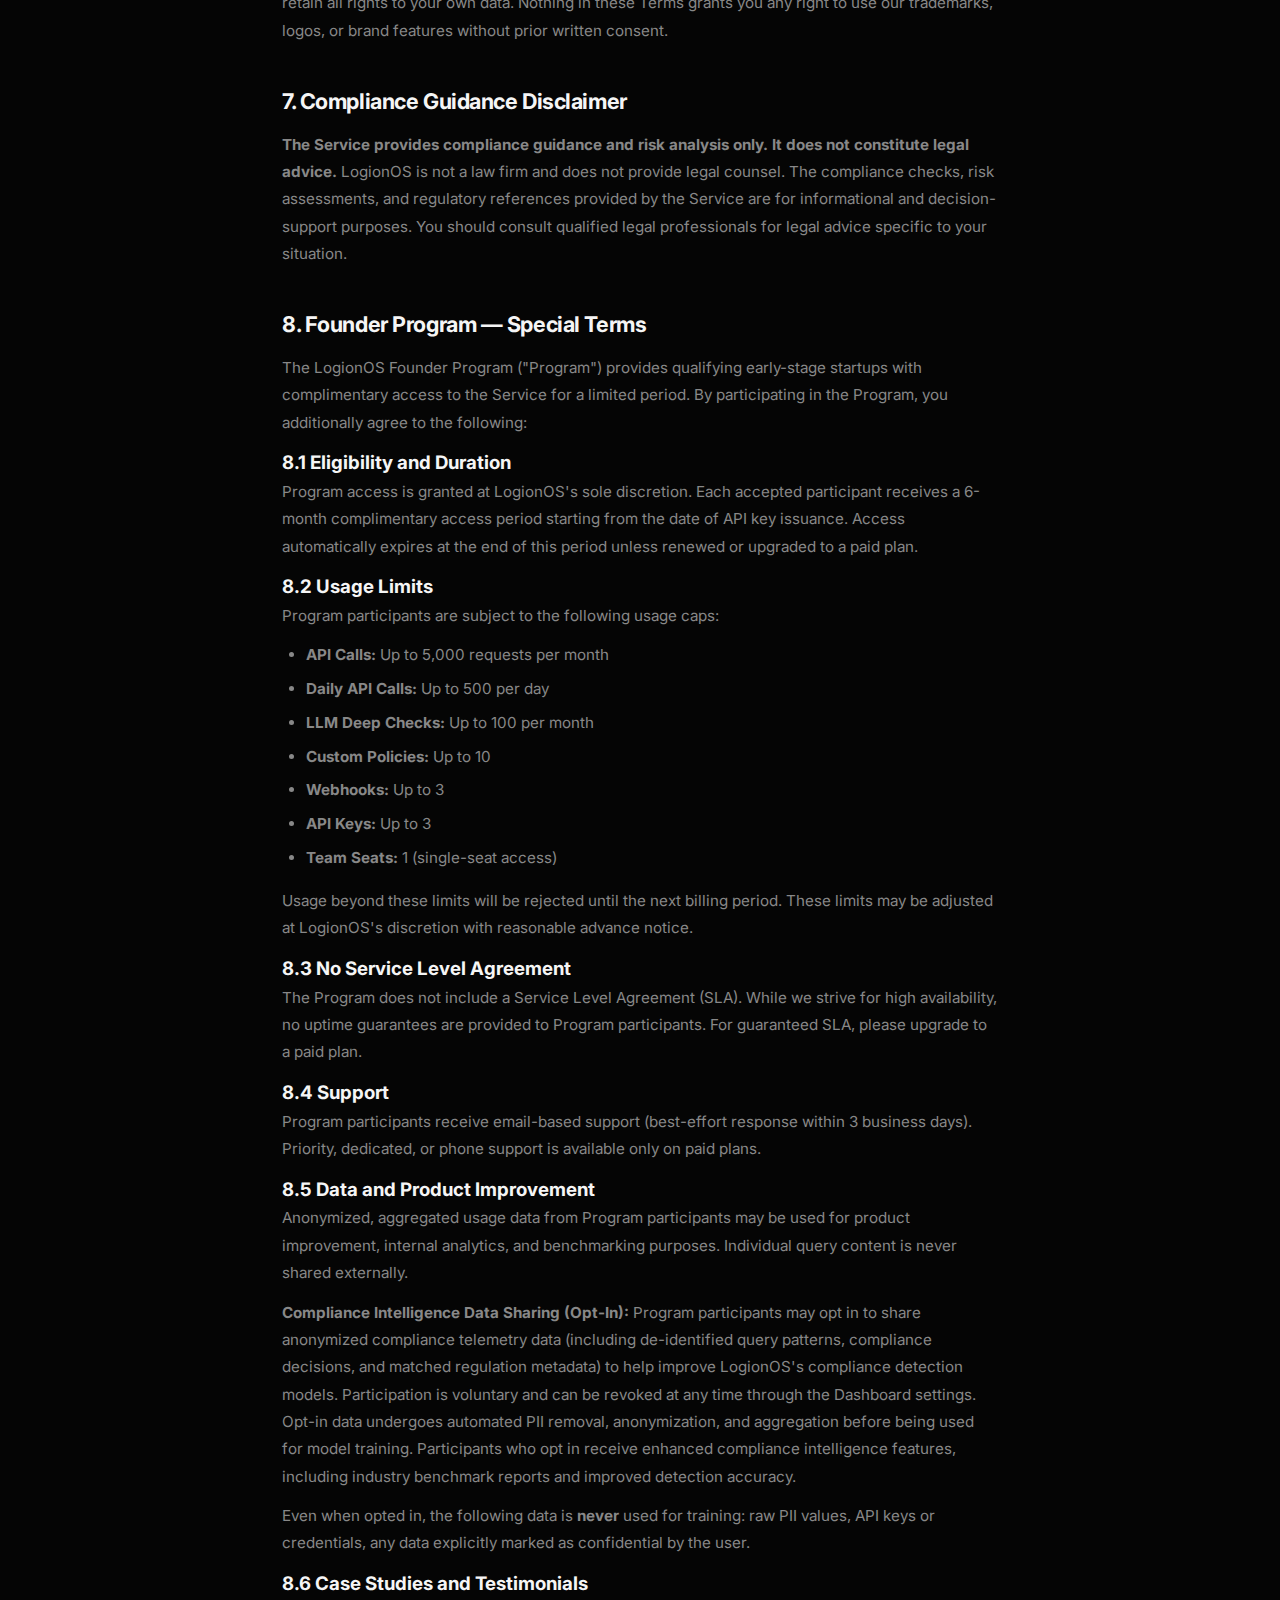
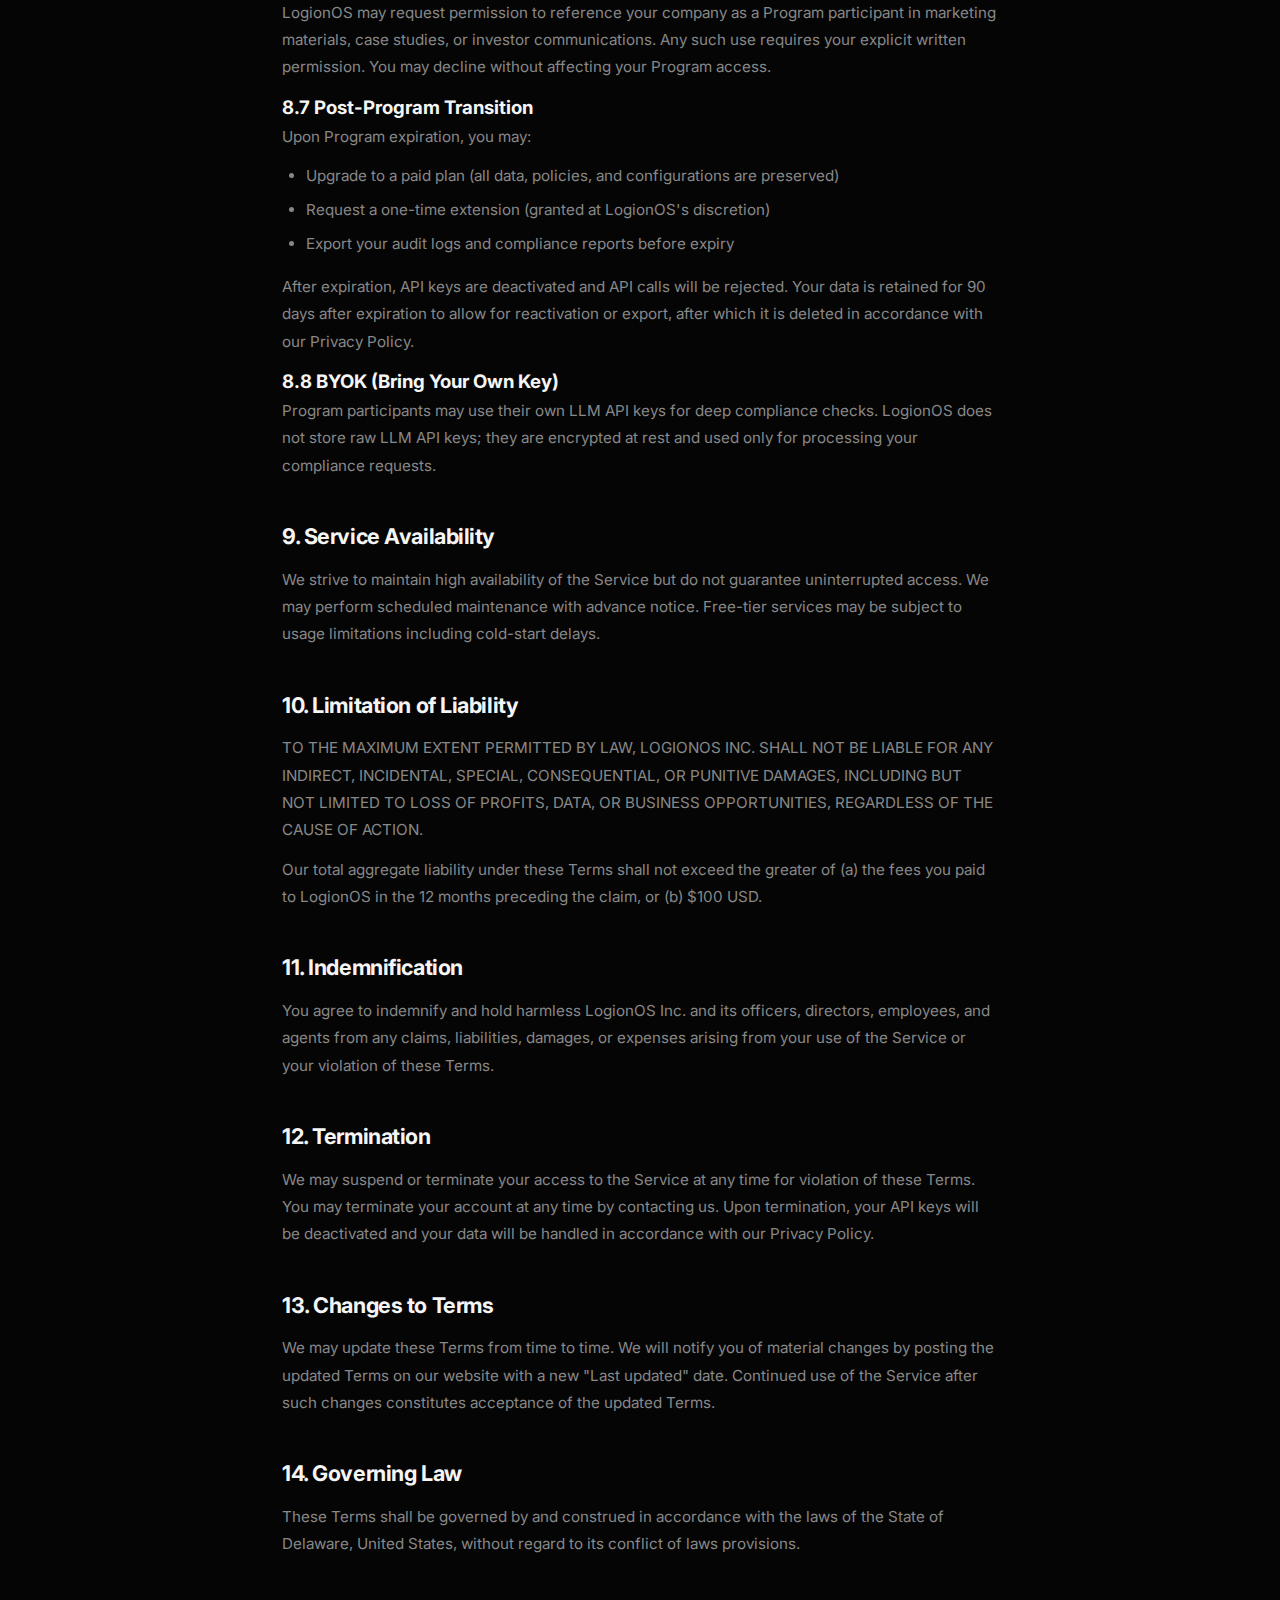
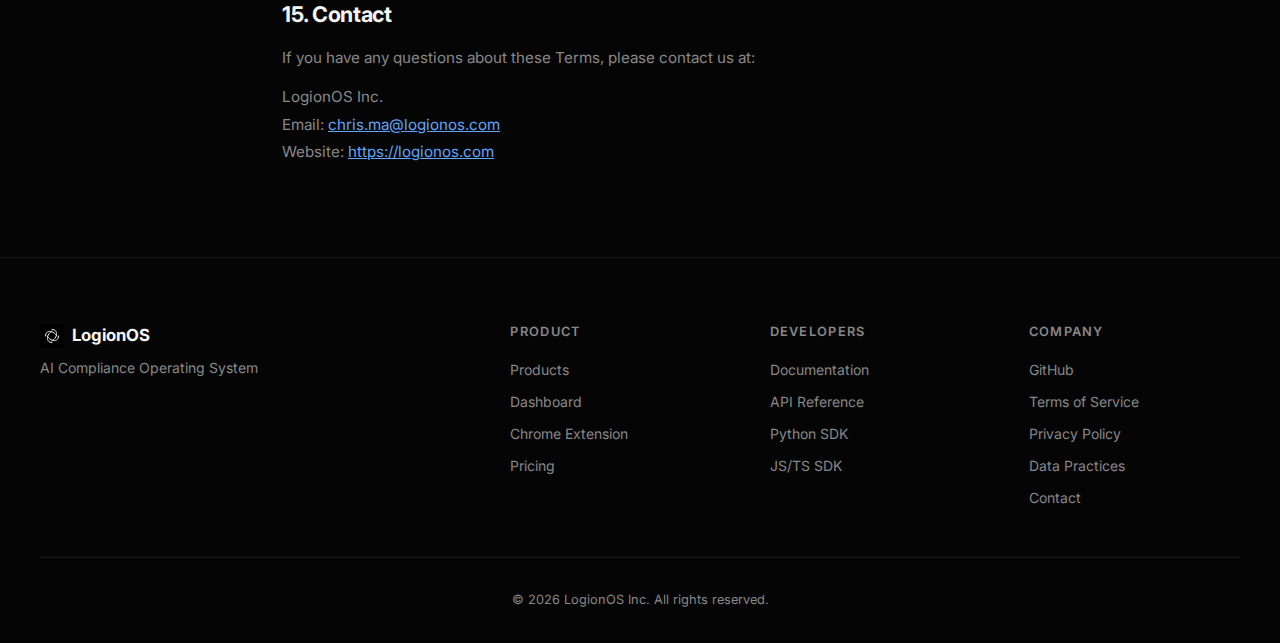
<file: terms.html>
<!DOCTYPE html>
<html lang="en">
<head>
    <meta charset="UTF-8">
    <meta name="viewport" content="width=device-width, initial-scale=1.0">
    <title>Terms of Service — LogionOS</title>
    <meta name="description" content="LogionOS Terms of Service — governing use of the LogionOS AI Compliance Platform.">
    <link rel="preconnect" href="https://fonts.googleapis.com">
    <link rel="preconnect" href="https://fonts.gstatic.com" crossorigin>
    <link href="https://fonts.googleapis.com/css2?family=Inter:wght@300;400;500;600;700;800&family=JetBrains+Mono:wght@400;500&display=swap" rel="stylesheet">
    <link rel="icon" type="image/svg+xml" href="favicon.svg">
    <link rel="stylesheet" href="style.css">
    <style>
        .legal-content { max-width: 780px; margin: 0 auto; padding: 9rem 2rem 5rem; }
        .legal-content h1 { font-size: 2.5rem; font-weight: 800; letter-spacing: -.03em; margin-bottom: .5rem; }
        .legal-meta { font-size: .875rem; color: var(--text-secondary); margin-bottom: 3rem; }
        .legal-content h2 { font-size: 1.35rem; font-weight: 700; margin-top: 2.5rem; margin-bottom: .75rem; letter-spacing: -.02em; }
        .legal-content p, .legal-content li { font-size: .95rem; color: var(--text-secondary); line-height: 1.8; margin-bottom: .75rem; }
        .legal-content ul { padding-left: 1.5rem; margin-bottom: 1rem; }
        .legal-content li { margin-bottom: .4rem; }
        .legal-content a { color: var(--accent-light); text-decoration: underline; }
    </style>
</head>
<body>
    <nav>
        <div class="nav-container">
            <a href="/" class="logo">
                <span class="logo-icon">
                    <svg viewBox="0 0 40 40" fill="none" xmlns="http://www.w3.org/2000/svg">
                        <rect width="40" height="40" rx="6" fill="#000"/>
                        <path d="M20 12 C20 12, 15 14, 13 20 C11 26, 14 31, 20 31" stroke="white" stroke-width="1.5" stroke-linecap="round" fill="none"/>
                        <path d="M28 20 C28 20, 26 15, 20 13 C14 11, 9 14, 9 20" stroke="white" stroke-width="1.5" stroke-linecap="round" fill="none"/>
                        <path d="M20 28 C20 28, 25 26, 27 20 C29 14, 26 9, 20 9" stroke="white" stroke-width="1.5" stroke-linecap="round" fill="none"/>
                        <path d="M12 20 C12 20, 14 25, 20 27 C26 29, 31 26, 31 20" stroke="white" stroke-width="1.5" stroke-linecap="round" fill="none"/>
                    </svg>
                </span>
                LogionOS
            </a>
            <ul class="nav-links" id="nav-links">
                <li><a href="index.html#products">Products</a></li>
                <li><a href="index.html#platform">Platform</a></li>
                <li><a href="pricing.html">Pricing</a></li>
                <li><a href="docs.html">Docs</a></li>
                <li><a href="https://logionos-dashboard.vercel.app" target="_blank" class="nav-cta">Dashboard</a></li>
            </ul>
            <button class="hamburger" id="hamburger" aria-label="Menu">
                <span></span><span></span><span></span>
            </button>
        </div>
    </nav>

    <div class="legal-content">
        <h1>Terms of Service</h1>
        <p class="legal-meta">Last updated: April 5, 2026</p>

        <h2>1. Acceptance of Terms</h2>
        <p>By accessing or using the LogionOS platform, APIs, SDKs, browser extension, dashboard, or any related services (collectively, the "Service"), you agree to be bound by these Terms of Service ("Terms"). If you are using the Service on behalf of an organization, you represent that you have the authority to bind that organization to these Terms.</p>

        <h2>2. Description of Service</h2>
        <p>LogionOS provides an AI compliance and governance platform that includes:</p>
        <ul>
            <li>Real-time compliance checking API for AI inputs and outputs</li>
            <li>A regulation database covering 10,000+ compiled policy rules across 12 jurisdictions (US, EU, JP, UK, SG, HK, CA, KR, AU, IN, BR, CN)</li>
            <li>Enterprise Dashboard for monitoring, audit trails, and compliance reporting</li>
            <li>Browser extension for real-time AI interaction compliance</li>
            <li>Python and JavaScript/TypeScript SDKs</li>
            <li>Custom policy management and webhook integrations</li>
        </ul>

        <h2>3. Account and API Access</h2>
        <p>To use the Service, you must register and obtain API credentials. You are responsible for maintaining the confidentiality of your API keys and for all activities that occur under your account. You must notify us immediately of any unauthorized use of your account.</p>

        <h2>4. Acceptable Use</h2>
        <p>You agree not to:</p>
        <ul>
            <li>Use the Service for any unlawful purpose or in violation of any applicable laws or regulations</li>
            <li>Attempt to reverse engineer, decompile, or disassemble any part of the Service</li>
            <li>Use the Service to develop a competing product or service</li>
            <li>Exceed the rate limits or usage quotas applicable to your plan</li>
            <li>Share your API credentials with unauthorized third parties</li>
            <li>Transmit any malicious code, viruses, or harmful data through the Service</li>
        </ul>

        <h2>5. Data Processing</h2>
        <p>When you submit queries to the LogionOS API, we process the data in real-time to provide compliance analysis. We do not use your submitted data to train machine learning models. Data handling practices are further described in our <a href="privacy.html">Privacy Policy</a>.</p>

        <h2>6. Intellectual Property</h2>
        <p>The Service, including all software, algorithms, regulation databases, documentation, and trademarks, is the property of LogionOS Inc. and is protected by intellectual property laws. You retain all rights to your own data. Nothing in these Terms grants you any right to use our trademarks, logos, or brand features without prior written consent.</p>

        <h2>7. Compliance Guidance Disclaimer</h2>
        <p><strong>The Service provides compliance guidance and risk analysis only. It does not constitute legal advice.</strong> LogionOS is not a law firm and does not provide legal counsel. The compliance checks, risk assessments, and regulatory references provided by the Service are for informational and decision-support purposes. You should consult qualified legal professionals for legal advice specific to your situation.</p>

        <h2>8. Founder Program — Special Terms</h2>
        <p>The LogionOS Founder Program ("Program") provides qualifying early-stage startups with complimentary access to the Service for a limited period. By participating in the Program, you additionally agree to the following:</p>

        <h3>8.1 Eligibility and Duration</h3>
        <p>Program access is granted at LogionOS's sole discretion. Each accepted participant receives a 6-month complimentary access period starting from the date of API key issuance. Access automatically expires at the end of this period unless renewed or upgraded to a paid plan.</p>

        <h3>8.2 Usage Limits</h3>
        <p>Program participants are subject to the following usage caps:</p>
        <ul>
            <li><strong>API Calls:</strong> Up to 5,000 requests per month</li>
            <li><strong>Daily API Calls:</strong> Up to 500 per day</li>
            <li><strong>LLM Deep Checks:</strong> Up to 100 per month</li>
            <li><strong>Custom Policies:</strong> Up to 10</li>
            <li><strong>Webhooks:</strong> Up to 3</li>
            <li><strong>API Keys:</strong> Up to 3</li>
            <li><strong>Team Seats:</strong> 1 (single-seat access)</li>
        </ul>
        <p>Usage beyond these limits will be rejected until the next billing period. These limits may be adjusted at LogionOS's discretion with reasonable advance notice.</p>

        <h3>8.3 No Service Level Agreement</h3>
        <p>The Program does not include a Service Level Agreement (SLA). While we strive for high availability, no uptime guarantees are provided to Program participants. For guaranteed SLA, please upgrade to a paid plan.</p>

        <h3>8.4 Support</h3>
        <p>Program participants receive email-based support (best-effort response within 3 business days). Priority, dedicated, or phone support is available only on paid plans.</p>

        <h3>8.5 Data and Product Improvement</h3>
        <p>Anonymized, aggregated usage data from Program participants may be used for product improvement, internal analytics, and benchmarking purposes. Individual query content is never shared externally.</p>
        <p><strong>Compliance Intelligence Data Sharing (Opt-In):</strong> Program participants may opt in to share anonymized compliance telemetry data (including de-identified query patterns, compliance decisions, and matched regulation metadata) to help improve LogionOS's compliance detection models. Participation is voluntary and can be revoked at any time through the Dashboard settings. Opt-in data undergoes automated PII removal, anonymization, and aggregation before being used for model training. Participants who opt in receive enhanced compliance intelligence features, including industry benchmark reports and improved detection accuracy.</p>
        <p>Even when opted in, the following data is <strong>never</strong> used for training: raw PII values, API keys or credentials, any data explicitly marked as confidential by the user.</p>

        <h3>8.6 Case Studies and Testimonials</h3>
        <p>LogionOS may request permission to reference your company as a Program participant in marketing materials, case studies, or investor communications. Any such use requires your explicit written permission. You may decline without affecting your Program access.</p>

        <h3>8.7 Post-Program Transition</h3>
        <p>Upon Program expiration, you may:</p>
        <ul>
            <li>Upgrade to a paid plan (all data, policies, and configurations are preserved)</li>
            <li>Request a one-time extension (granted at LogionOS's discretion)</li>
            <li>Export your audit logs and compliance reports before expiry</li>
        </ul>
        <p>After expiration, API keys are deactivated and API calls will be rejected. Your data is retained for 90 days after expiration to allow for reactivation or export, after which it is deleted in accordance with our Privacy Policy.</p>

        <h3>8.8 BYOK (Bring Your Own Key)</h3>
        <p>Program participants may use their own LLM API keys for deep compliance checks. LogionOS does not store raw LLM API keys; they are encrypted at rest and used only for processing your compliance requests.</p>

        <h2>9. Service Availability</h2>
        <p>We strive to maintain high availability of the Service but do not guarantee uninterrupted access. We may perform scheduled maintenance with advance notice. Free-tier services may be subject to usage limitations including cold-start delays.</p>

        <h2>10. Limitation of Liability</h2>
        <p>TO THE MAXIMUM EXTENT PERMITTED BY LAW, LOGIONOS INC. SHALL NOT BE LIABLE FOR ANY INDIRECT, INCIDENTAL, SPECIAL, CONSEQUENTIAL, OR PUNITIVE DAMAGES, INCLUDING BUT NOT LIMITED TO LOSS OF PROFITS, DATA, OR BUSINESS OPPORTUNITIES, REGARDLESS OF THE CAUSE OF ACTION.</p>
        <p>Our total aggregate liability under these Terms shall not exceed the greater of (a) the fees you paid to LogionOS in the 12 months preceding the claim, or (b) $100 USD.</p>

        <h2>11. Indemnification</h2>
        <p>You agree to indemnify and hold harmless LogionOS Inc. and its officers, directors, employees, and agents from any claims, liabilities, damages, or expenses arising from your use of the Service or your violation of these Terms.</p>

        <h2>12. Termination</h2>
        <p>We may suspend or terminate your access to the Service at any time for violation of these Terms. You may terminate your account at any time by contacting us. Upon termination, your API keys will be deactivated and your data will be handled in accordance with our Privacy Policy.</p>

        <h2>13. Changes to Terms</h2>
        <p>We may update these Terms from time to time. We will notify you of material changes by posting the updated Terms on our website with a new "Last updated" date. Continued use of the Service after such changes constitutes acceptance of the updated Terms.</p>

        <h2>14. Governing Law</h2>
        <p>These Terms shall be governed by and construed in accordance with the laws of the State of Delaware, United States, without regard to its conflict of laws provisions.</p>

        <h2>15. Contact</h2>
        <p>If you have any questions about these Terms, please contact us at:</p>
        <p>LogionOS Inc.<br>Email: <a href="mailto:chris.ma@logionos.com">chris.ma@logionos.com</a><br>Website: <a href="https://logionos.com">https://logionos.com</a></p>
    </div>

    <footer>
        <div class="footer-container">
            <div class="footer-grid">
                <div class="footer-brand">
                    <div class="footer-logo">
                        <svg viewBox="0 0 40 40" fill="none" xmlns="http://www.w3.org/2000/svg" style="width:24px;height:24px">
                            <rect width="40" height="40" rx="6" fill="#000"/>
                            <path d="M20 12 C20 12, 15 14, 13 20 C11 26, 14 31, 20 31" stroke="white" stroke-width="1.5" stroke-linecap="round" fill="none"/>
                            <path d="M28 20 C28 20, 26 15, 20 13 C14 11, 9 14, 9 20" stroke="white" stroke-width="1.5" stroke-linecap="round" fill="none"/>
                            <path d="M20 28 C20 28, 25 26, 27 20 C29 14, 26 9, 20 9" stroke="white" stroke-width="1.5" stroke-linecap="round" fill="none"/>
                            <path d="M12 20 C12 20, 14 25, 20 27 C26 29, 31 26, 31 20" stroke="white" stroke-width="1.5" stroke-linecap="round" fill="none"/>
                        </svg>
                        LogionOS
                    </div>
                    <p>AI Compliance Operating System</p>
                </div>
                <div class="footer-col">
                    <h4>Product</h4>
                    <a href="index.html#products">Products</a>
                    <a href="https://logionos-dashboard.vercel.app" target="_blank">Dashboard</a>
                    <a href="https://github.com/LogionOS/LogionOS-Extension" target="_blank">Chrome Extension</a>
                    <a href="pricing.html">Pricing</a>
                </div>
                <div class="footer-col">
                    <h4>Developers</h4>
                    <a href="docs.html">Documentation</a>
                    <a href="https://logionos-api.onrender.com/docs" target="_blank">API Reference</a>
                    <a href="https://github.com/LogionOS/logionos-python" target="_blank">Python SDK</a>
                    <a href="https://github.com/LogionOS/logionos-js" target="_blank">JS/TS SDK</a>
                </div>
                <div class="footer-col">
                    <h4>Company</h4>
                    <a href="https://github.com/LogionOS" target="_blank">GitHub</a>
                    <a href="terms.html">Terms of Service</a>
                    <a href="privacy.html">Privacy Policy</a>
                    <a href="data-practices.html">Data Practices</a>
                    <a href="mailto:chris@logionos.com">Contact</a>
                </div>
            </div>
            <div class="footer-bottom">
                <span>&copy; 2026 LogionOS Inc. All rights reserved.</span>
            </div>
        </div>
    </footer>

    <script>
        document.getElementById('hamburger')?.addEventListener('click', () => {
            document.getElementById('nav-links').classList.toggle('open');
        });
    </script>
</body>
</html>
</file>
<file: style.css>
/* ===== Reset & Variables ===== */
*,*::before,*::after{margin:0;padding:0;box-sizing:border-box}
:root{
  --bg:#050505;
  --bg-alt:#0a0a0a;
  --bg-card:#0d0d0d;
  --bg-card-hover:#141414;
  --border:#1a1a1a;
  --border-hover:#2a2a2a;
  --text:#f5f5f5;
  --text-secondary:#888;
  --accent:#3b82f6;
  --accent-light:#60a5fa;
  --gradient:linear-gradient(135deg,#3b82f6,#8b5cf6);
  --radius:12px;
  --radius-lg:20px;
}

html{scroll-behavior:smooth}
body{font-family:'Inter',-apple-system,BlinkMacSystemFont,sans-serif;background:var(--bg);color:var(--text);line-height:1.6;-webkit-font-smoothing:antialiased}

/* ===== Navigation ===== */
nav{position:fixed;top:0;left:0;right:0;padding:1rem 2rem;background:rgba(5,5,5,.85);backdrop-filter:blur(16px);border-bottom:1px solid var(--border);z-index:1000}
.nav-container{max-width:1200px;margin:0 auto;display:flex;justify-content:space-between;align-items:center}
.logo{font-size:1.2rem;font-weight:700;color:var(--text);text-decoration:none;display:flex;align-items:center;gap:.6rem}
.logo-icon{width:32px;height:32px}
.logo-icon svg{width:100%;height:100%}
.nav-links{display:flex;align-items:center;gap:2rem;list-style:none}
.nav-links a{color:var(--text-secondary);text-decoration:none;font-size:.875rem;font-weight:500;transition:color .2s}
.nav-links a:hover{color:var(--text)}
.nav-cta{background:var(--text)!important;color:var(--bg)!important;padding:.55rem 1.2rem;border-radius:8px;font-weight:600!important;transition:opacity .2s!important}
.nav-cta:hover{opacity:.85}
.hamburger{display:none;background:none;border:none;cursor:pointer;padding:.25rem;flex-direction:column;gap:5px}
.hamburger span{display:block;width:22px;height:2px;background:var(--text);border-radius:2px;transition:all .3s}

/* ===== Hero ===== */
.hero{padding:11rem 2rem 5rem;text-align:center}
.hero-container{max-width:800px;margin:0 auto}
.hero-badge{display:inline-block;padding:.4rem 1rem;background:rgba(59,130,246,.1);border:1px solid rgba(59,130,246,.25);border-radius:100px;font-size:.8rem;font-weight:500;color:var(--accent-light);margin-bottom:2rem}
.hero h1{font-size:3.75rem;font-weight:800;line-height:1.08;letter-spacing:-.04em;margin-bottom:1.5rem}
.hero p{font-size:1.2rem;color:var(--text-secondary);max-width:600px;margin:0 auto 2.5rem;line-height:1.7}
.hero-actions{display:flex;gap:1rem;justify-content:center;flex-wrap:wrap}
.hero-stats{display:flex;align-items:center;justify-content:center;gap:2rem;margin-top:3.5rem;padding:1.75rem 2rem;background:rgba(255,255,255,.03);border:1px solid var(--border);border-radius:var(--radius-lg);flex-wrap:wrap}
.hero-stat{text-align:center}
.hero-stat-value{display:block;font-size:1.6rem;font-weight:800;letter-spacing:-.02em;background:var(--gradient);-webkit-background-clip:text;-webkit-text-fill-color:transparent;background-clip:text}
.hero-stat-label{display:block;font-size:.72rem;color:var(--text-secondary);margin-top:.2rem;font-weight:500;text-transform:uppercase;letter-spacing:.06em}
.hero-stat-divider{width:1px;height:36px;background:var(--border)}

/* ===== Buttons ===== */
.btn-primary{display:inline-flex;align-items:center;gap:.5rem;background:var(--text);color:var(--bg);padding:.8rem 1.6rem;border-radius:10px;font-weight:600;text-decoration:none;font-size:.95rem;transition:all .2s}
.btn-primary:hover{opacity:.9;transform:translateY(-1px)}
.btn-primary svg{transition:transform .2s}
.btn-primary:hover svg{transform:translate(2px,-2px)}
.btn-secondary{display:inline-flex;align-items:center;gap:.4rem;background:transparent;border:1px solid var(--border);color:var(--text);padding:.8rem 1.6rem;border-radius:10px;font-weight:500;text-decoration:none;font-size:.95rem;transition:all .2s}
.btn-secondary:hover{border-color:var(--border-hover);background:rgba(255,255,255,.03)}

/* ===== Scrolling Ticker ===== */
.ticker-bar{padding:1.5rem 0;border-bottom:1px solid var(--border);overflow:hidden;position:relative}
.ticker-bar::before,.ticker-bar::after{content:'';position:absolute;top:0;bottom:0;width:80px;z-index:2;pointer-events:none}
.ticker-bar::before{left:0;background:linear-gradient(to right,var(--bg),transparent)}
.ticker-bar::after{right:0;background:linear-gradient(to left,var(--bg),transparent)}
.ticker-track{display:flex;width:max-content;animation:ticker 35s linear infinite}
.ticker-content{display:flex;align-items:center;gap:.25rem;flex-shrink:0}
.ticker-content span{font-size:.82rem;font-weight:600;color:rgba(255,255,255,.3);white-space:nowrap;letter-spacing:.02em}
.ticker-dot{color:rgba(255,255,255,.12)!important;font-weight:400!important;padding:0 .6rem}
@keyframes ticker{0%{transform:translateX(0)}100%{transform:translateX(-50%)}}
@media(prefers-reduced-motion:reduce){.ticker-track{animation:none}}
.trusted-ticker{border-top:1px solid var(--border);display:flex;align-items:center;gap:1.5rem;padding-left:2rem}
.trusted-ticker .trusted-label{font-size:.7rem;font-weight:600;color:var(--text-secondary);text-transform:uppercase;letter-spacing:.1em;white-space:nowrap;flex-shrink:0;position:relative;z-index:3}
.trusted-ticker .ticker-track{flex:1}
.trusted-ticker .partner-name{font-size:.9rem;font-weight:600;color:rgba(255,255,255,.45)!important;letter-spacing:.01em}
.ticker-slow{animation-duration:45s!important}
.trusted-ticker::before{display:none}

/* ===== Metrics Bar (legacy, kept for compatibility) ===== */
.metrics-bar{padding:3rem 2rem;border-top:1px solid var(--border);border-bottom:1px solid var(--border)}
.metrics-container{max-width:1100px;margin:0 auto;display:flex;align-items:center;justify-content:center;gap:2.5rem;flex-wrap:wrap}
.metric{text-align:center}
.metric-value{display:block;font-size:1.75rem;font-weight:700;letter-spacing:-.02em}
.metric-label{display:block;font-size:.8rem;color:var(--text-secondary);margin-top:.25rem}
.metric-divider{width:1px;height:40px;background:var(--border)}

/* ===== Section ===== */
.section{padding:6rem 2rem}
.section-container{max-width:1200px;margin:0 auto}
.section-header{margin-bottom:3.5rem}
.section-header.center{text-align:center}
.section-label{display:block;font-size:.75rem;font-weight:600;color:var(--accent);margin-bottom:.75rem;text-transform:uppercase;letter-spacing:.12em}
.section-header h2{font-size:2.5rem;font-weight:700;letter-spacing:-.03em}
.section-subtitle{color:var(--text-secondary);font-size:1.1rem;max-width:640px;margin:.75rem auto 0;line-height:1.7}
.alt-bg{background:var(--bg-alt)}

/* ===== Product Suite ===== */
.product-grid{display:grid;grid-template-columns:repeat(3,1fr);gap:1.5rem}
.product-card{background:var(--bg-card);border:1px solid var(--border);border-radius:var(--radius-lg);padding:2.5rem 2rem;transition:all .3s;position:relative}
.product-card:hover{border-color:var(--border-hover);background:var(--bg-card-hover);transform:translateY(-2px)}
.product-card.featured{border-color:rgba(139,92,246,.35);background:linear-gradient(to bottom,rgba(139,92,246,.06),var(--bg-card))}
.product-icon{width:52px;height:52px;display:flex;align-items:center;justify-content:center;border-radius:12px;margin-bottom:1.25rem}
.product-icon.blue{background:rgba(59,130,246,.1);color:#60a5fa}
.product-icon.purple{background:rgba(139,92,246,.1);color:#a78bfa}
.product-icon.green{background:rgba(34,197,94,.1);color:#4ade80}
.product-label{font-size:.7rem;font-weight:600;text-transform:uppercase;letter-spacing:.12em;color:var(--accent-light);margin-bottom:.5rem}
.product-card h3{font-size:1.15rem;font-weight:600;margin-bottom:1.25rem;line-height:1.4}
.product-features{list-style:none;margin-bottom:1.5rem}
.product-features li{padding:.35rem 0;font-size:.875rem;color:var(--text-secondary);display:flex;align-items:flex-start;gap:.5rem;line-height:1.5}
.product-features li::before{content:"";display:inline-block;width:14px;height:14px;min-width:14px;margin-top:4px;background:url("data:image/svg+xml,%3Csvg xmlns='http://www.w3.org/2000/svg' width='14' height='14' viewBox='0 0 24 24' fill='none' stroke='%234ade80' stroke-width='2.5'%3E%3Cpath d='M20 6L9 17l-5-5'/%3E%3C/svg%3E") no-repeat center}
.product-cta{display:inline-block;font-size:.875rem;font-weight:600;color:var(--accent-light);text-decoration:none;transition:color .2s}
.product-cta:hover{color:var(--text)}

/* ===== Architecture Flow ===== */
.arch-flow{display:flex;align-items:center;justify-content:center;gap:.75rem;margin-bottom:4rem;flex-wrap:wrap;padding:2rem 0}
.arch-node{display:flex;flex-direction:column;align-items:center;gap:.5rem}
.arch-node span{font-size:.75rem;color:var(--text-secondary);font-weight:500}
.arch-icon{width:56px;height:56px;display:flex;align-items:center;justify-content:center;background:var(--bg-card);border:1px solid var(--border);border-radius:var(--radius);font-size:.75rem;font-weight:700;letter-spacing:.02em;color:var(--text-secondary)}
.arch-icon.accent{background:rgba(59,130,246,.12);border-color:rgba(59,130,246,.3);color:var(--accent-light)}
.arch-arrow{color:var(--text-secondary);font-size:1.25rem;opacity:.4}

/* ===== Three Layers ===== */
.three-layers{display:grid;grid-template-columns:repeat(4,1fr);gap:1.25rem}
.layer-card{background:var(--bg-card);border:1px solid var(--border);border-radius:var(--radius-lg);padding:2rem;transition:all .3s}
.layer-card:hover{border-color:var(--border-hover);background:var(--bg-card-hover)}
.layer-num{display:inline-flex;align-items:center;justify-content:center;width:36px;height:36px;background:rgba(59,130,246,.1);border-radius:8px;font-size:.8rem;font-weight:700;color:var(--accent-light);margin-bottom:1rem}
.layer-card h3{font-size:1.1rem;font-weight:600;margin-bottom:.5rem}
.layer-card p{color:var(--text-secondary);font-size:.9rem;line-height:1.65}

/* ===== Features Grid ===== */
.features-grid{display:grid;grid-template-columns:repeat(3,1fr);gap:1.25rem}
.feature-card{background:var(--bg-card);border:1px solid var(--border);border-radius:var(--radius-lg);padding:2rem;transition:all .3s}
.feature-card:hover{border-color:var(--border-hover);background:var(--bg-card-hover)}
.feature-icon{width:44px;height:44px;display:flex;align-items:center;justify-content:center;border-radius:10px;margin-bottom:1.25rem}
.feature-icon.blue{background:rgba(59,130,246,.1);color:#60a5fa}
.feature-icon.purple{background:rgba(139,92,246,.1);color:#a78bfa}
.feature-icon.green{background:rgba(34,197,94,.1);color:#4ade80}
.feature-icon.amber{background:rgba(245,158,11,.1);color:#fbbf24}
.feature-icon.cyan{background:rgba(6,182,212,.1);color:#22d3ee}
.feature-icon.red{background:rgba(239,68,68,.1);color:#f87171}
.feature-card h3{font-size:1rem;font-weight:600;margin-bottom:.5rem}
.feature-card p{color:var(--text-secondary);font-size:.875rem;line-height:1.65}

/* ===== Developer / SDK Section ===== */
.sdk-tabs{display:flex;gap:.5rem;justify-content:center;margin-bottom:2rem}
.sdk-tab{padding:.6rem 1.5rem;background:transparent;border:1px solid var(--border);border-radius:8px;color:var(--text-secondary);font-size:.875rem;font-weight:500;cursor:pointer;font-family:inherit;transition:all .2s}
.sdk-tab:hover{border-color:var(--border-hover);color:var(--text)}
.sdk-tab.active{background:var(--text);color:var(--bg);border-color:var(--text)}
.code-panels{max-width:720px;margin:0 auto}
.code-panel{display:none}
.code-panel.active{display:block}
.code-window{background:var(--bg-card);border:1px solid var(--border);border-radius:var(--radius);overflow:hidden}
.code-header{display:flex;align-items:center;gap:.75rem;padding:.75rem 1rem;background:rgba(255,255,255,.02);border-bottom:1px solid var(--border)}
.code-dots{display:flex;gap:6px}
.code-dots span{width:10px;height:10px;border-radius:50%}
.code-dots span:nth-child(1){background:#ff5f57}
.code-dots span:nth-child(2){background:#febc2e}
.code-dots span:nth-child(3){background:#28c840}
.code-filename{font-size:.75rem;color:var(--text-secondary);font-family:'JetBrains Mono',monospace;margin-left:.5rem}
.code-body{padding:1.5rem;font-family:'JetBrains Mono',monospace;font-size:.8rem;line-height:1.9;overflow-x:auto;margin:0}
.code-body code{display:block}
.c-keyword{color:#c586c0}
.c-type{color:#4ec9b0}
.c-string{color:#ce9178}
.c-comment{color:#6a737d}
.c-func{color:#dcdcaa}
.c-gray{color:#555}

.sdk-features{display:grid;grid-template-columns:repeat(3,1fr);gap:1rem;max-width:720px;margin:2rem auto 0}
.sdk-feature{padding:1rem;background:var(--bg-card);border:1px solid var(--border);border-radius:10px;text-align:center}
.sdk-feature strong{display:block;font-size:.85rem;margin-bottom:.2rem}
.sdk-feature span{color:var(--text-secondary);font-size:.78rem}

/* ===== Use Cases ===== */
.usecase-grid{display:grid;grid-template-columns:repeat(4,1fr);gap:1.25rem}
.usecase-card{background:var(--bg-card);border:1px solid var(--border);border-radius:var(--radius-lg);padding:2rem;transition:all .3s}
.usecase-card:hover{border-color:var(--border-hover)}
.usecase-card h3{font-size:1.05rem;font-weight:600;margin-bottom:.5rem}
.usecase-card p{color:var(--text-secondary);font-size:.875rem;line-height:1.6;margin-bottom:1rem}
.usecase-tags{display:flex;gap:.4rem;flex-wrap:wrap}
.usecase-tags span{display:inline-block;padding:.2rem .6rem;background:rgba(255,255,255,.05);border:1px solid var(--border);border-radius:6px;font-size:.7rem;color:var(--text-secondary);font-weight:500}

/* ===== Comparison Table ===== */
.compare-table-wrap{overflow-x:auto;margin-bottom:1.5rem;-webkit-overflow-scrolling:touch}
.compare-table{width:100%;border-collapse:collapse;font-size:.82rem;min-width:820px}
.compare-table th,.compare-table td{padding:.75rem 1rem;text-align:left;border-bottom:1px solid var(--border);white-space:nowrap}
.compare-table thead th{font-weight:600;color:var(--text-secondary);font-size:.75rem;text-transform:uppercase;letter-spacing:.08em;background:var(--bg-alt);position:sticky;top:0}
.compare-table .compare-highlight{background:rgba(59,130,246,.06);color:var(--text);font-weight:500}
.compare-table thead .compare-highlight{color:var(--accent-light);font-weight:700;font-size:.8rem}
.compare-label{font-weight:600;color:var(--text-secondary)}
.check-yes{color:#4ade80;font-weight:700}
.check-no{color:#555;font-weight:400}
.check-partial{color:#fbbf24;font-weight:500}
.compare-footnote{font-size:.78rem;color:var(--text-secondary);text-align:center;line-height:1.6;max-width:700px;margin:0 auto}

/* ===== FAQ ===== */
.faq-list{max-width:800px;margin:0 auto;display:flex;flex-direction:column;gap:.75rem}
.faq-item{background:var(--bg-card);border:1px solid var(--border);border-radius:var(--radius);overflow:hidden;transition:border-color .2s}
.faq-item:hover,.faq-item[open]{border-color:var(--border-hover)}
.faq-item summary{padding:1.25rem 1.5rem;font-size:.95rem;font-weight:600;cursor:pointer;list-style:none;display:flex;align-items:center;justify-content:space-between;gap:1rem;line-height:1.5}
.faq-item summary::-webkit-details-marker{display:none}
.faq-item summary::after{content:"+";font-size:1.25rem;color:var(--text-secondary);flex-shrink:0;transition:transform .2s}
.faq-item[open] summary::after{content:"\2212"}
.faq-answer{padding:0 1.5rem 1.25rem}
.faq-answer p{color:var(--text-secondary);font-size:.9rem;line-height:1.75}

/* ===== CTA ===== */
.cta-section{padding:8rem 2rem;text-align:center;background:radial-gradient(ellipse at center,rgba(59,130,246,.06) 0%,transparent 70%)}
.cta-content{max-width:600px;margin:0 auto}
.cta-section h2{font-size:2.25rem;font-weight:700;letter-spacing:-.02em;margin-bottom:1rem;line-height:1.2}
.cta-section p{color:var(--text-secondary);font-size:1.1rem;margin-bottom:2rem}
.cta-actions{display:flex;gap:1rem;justify-content:center;flex-wrap:wrap}

/* ===== Footer ===== */
footer{padding:4rem 2rem 2rem;border-top:1px solid var(--border)}
.footer-container{max-width:1200px;margin:0 auto}
.footer-grid{display:grid;grid-template-columns:2fr 1fr 1fr 1fr;gap:3rem;margin-bottom:3rem}
.footer-brand p{color:var(--text-secondary);font-size:.875rem;margin-top:.5rem}
.footer-logo{font-weight:700;display:flex;align-items:center;gap:.5rem;font-size:1.05rem}
.footer-col{display:flex;flex-direction:column;gap:.6rem}
.footer-col h4{font-size:.8rem;font-weight:600;text-transform:uppercase;letter-spacing:.1em;color:var(--text-secondary);margin-bottom:.4rem}
.footer-col a{color:var(--text-secondary);text-decoration:none;font-size:.875rem;transition:color .2s}
.footer-col a:hover{color:var(--text)}
.footer-bottom{padding-top:2rem;border-top:1px solid var(--border);text-align:center;color:var(--text-secondary);font-size:.8rem}

/* ===== Responsive ===== */
@media(max-width:1100px){
  .features-grid,.usecase-grid{grid-template-columns:repeat(2,1fr)}
  .product-grid{grid-template-columns:repeat(2,1fr)}
  .three-layers{grid-template-columns:repeat(2,1fr)}
  .footer-grid{grid-template-columns:1fr 1fr;gap:2rem}
}
@media(max-width:768px){
  .nav-links{display:none;position:absolute;top:100%;left:0;right:0;flex-direction:column;background:rgba(5,5,5,.96);backdrop-filter:blur(16px);padding:1.5rem 2rem;border-bottom:1px solid var(--border);gap:1rem}
  .nav-links.open{display:flex}
  .hamburger{display:flex}
  .hero{padding:8rem 1.5rem 3rem}
  .hero h1{font-size:2.25rem}
  .hero p{font-size:1.05rem}
  .section-header h2,.cta-section h2{font-size:1.75rem}
  .features-grid,.usecase-grid,.three-layers,.product-grid{grid-template-columns:1fr}
  .arch-flow{flex-direction:column;gap:1rem}
  .arch-arrow{transform:rotate(90deg)}
  .hero-stats{gap:1rem;padding:1.25rem 1rem}
  .hero-stat-value{font-size:1.3rem}
  .hero-stat-divider{width:40px;height:1px}
  .sdk-features{grid-template-columns:repeat(2,1fr)}
  .footer-grid{grid-template-columns:1fr;gap:2rem}
  .section{padding:4rem 1.5rem}
}
@media(max-width:480px){
  .hero h1{font-size:1.85rem}
  .sdk-features{grid-template-columns:1fr}
}

/* ===== Page Specific: Pricing ===== */
.pricing-hero{padding:10rem 2rem 4rem;text-align:center}
.pricing-hero h1{font-size:3rem;font-weight:700;letter-spacing:-.03em;margin-bottom:1rem}
.pricing-hero p{color:var(--text-secondary);font-size:1.15rem;max-width:520px;margin:0 auto}
.pricing-grid{display:grid;grid-template-columns:repeat(3,1fr);gap:1.5rem;max-width:1100px;margin:0 auto;padding:0 2rem 6rem}
.pricing-card{background:var(--bg-card);border:1px solid var(--border);border-radius:var(--radius-lg);padding:2.5rem 2rem;transition:all .3s;position:relative}
.pricing-card.featured{border-color:rgba(59,130,246,.4);background:linear-gradient(to bottom,rgba(59,130,246,.05),var(--bg-card))}
.pricing-card:hover{border-color:var(--border-hover)}
.pricing-badge{display:inline-block;padding:.25rem .75rem;background:var(--gradient);border-radius:100px;font-size:.7rem;font-weight:600;color:#fff;margin-bottom:1rem}
.pricing-name{font-size:1.1rem;font-weight:600;margin-bottom:.5rem}
.pricing-price{font-size:2.5rem;font-weight:800;letter-spacing:-.03em;margin-bottom:.25rem}
.pricing-price span{font-size:.9rem;font-weight:400;color:var(--text-secondary)}
.pricing-desc{color:var(--text-secondary);font-size:.85rem;margin-bottom:1.5rem;line-height:1.5}
.pricing-features{list-style:none;margin-bottom:2rem}
.pricing-features li{padding:.4rem 0;font-size:.875rem;color:var(--text-secondary);display:flex;align-items:flex-start;gap:.5rem}
.pricing-features li::before{content:"";display:inline-block;width:16px;height:16px;min-width:16px;margin-top:3px;background:url("data:image/svg+xml,%3Csvg xmlns='http://www.w3.org/2000/svg' width='16' height='16' viewBox='0 0 24 24' fill='none' stroke='%234ade80' stroke-width='2'%3E%3Cpath d='M20 6L9 17l-5-5'/%3E%3C/svg%3E") no-repeat center}
.pricing-cta{display:block;width:100%;text-align:center;padding:.75rem;border-radius:10px;font-weight:600;text-decoration:none;font-size:.9rem;transition:all .2s}
.pricing-cta.primary{background:var(--text);color:var(--bg)}
.pricing-cta.secondary{border:1px solid var(--border);color:var(--text);background:transparent}
.pricing-cta:hover{opacity:.9}

/* ===== Page Specific: Docs ===== */
.docs-hero{padding:10rem 2rem 4rem;text-align:center}
.docs-hero h1{font-size:3rem;font-weight:700;letter-spacing:-.03em;margin-bottom:1rem}
.docs-hero p{color:var(--text-secondary);font-size:1.15rem;max-width:550px;margin:0 auto}
.docs-grid{display:grid;grid-template-columns:repeat(2,1fr);gap:1.25rem;max-width:900px;margin:0 auto;padding:0 2rem 6rem}
.docs-card{background:var(--bg-card);border:1px solid var(--border);border-radius:var(--radius-lg);padding:2rem;transition:all .3s;text-decoration:none;color:inherit;display:block}
.docs-card:hover{border-color:var(--border-hover);background:var(--bg-card-hover);transform:translateY(-2px)}
.docs-card h3{font-size:1.1rem;font-weight:600;margin-bottom:.5rem;display:flex;align-items:center;gap:.5rem}
.docs-card p{color:var(--text-secondary);font-size:.875rem;line-height:1.6}
.docs-card .docs-arrow{margin-left:auto;color:var(--text-secondary);transition:transform .2s}
.docs-card:hover .docs-arrow{transform:translateX(4px);color:var(--text)}

@media(max-width:768px){
  .pricing-grid{grid-template-columns:1fr;max-width:450px}
  .docs-grid{grid-template-columns:1fr}
  .pricing-hero h1,.docs-hero h1{font-size:2rem}
}
</file>
